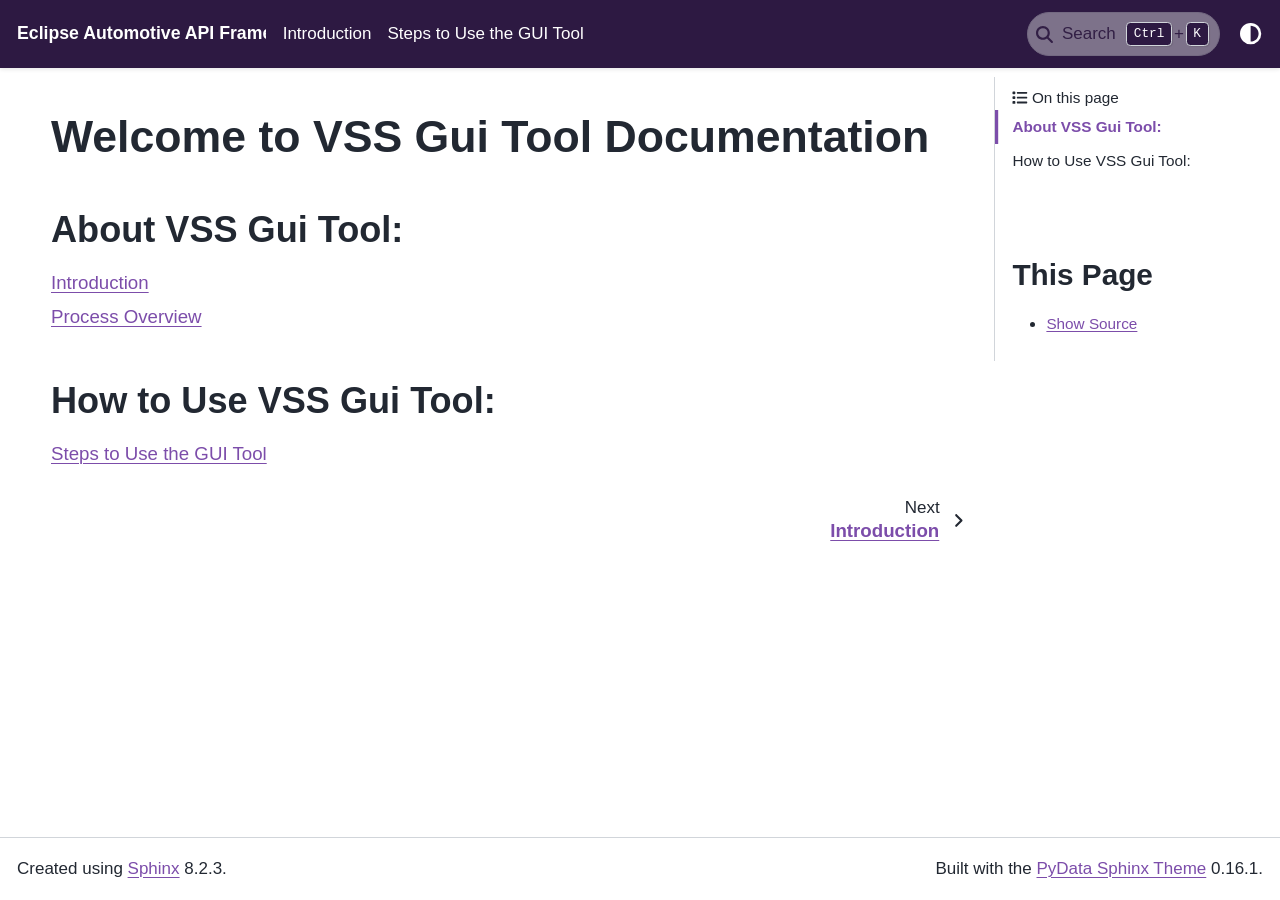
<file: index.html>
<!DOCTYPE html>
<html lang="en">
<head>
    <meta charset="UTF-8">
    <meta http-equiv="refresh" content="0; URL=main/">
    <title>Redirecting...</title>
</head>
<body>
    <p>If you are not redirected, <a href="main/">click here</a>.</p>
</body>
</html>
</file>
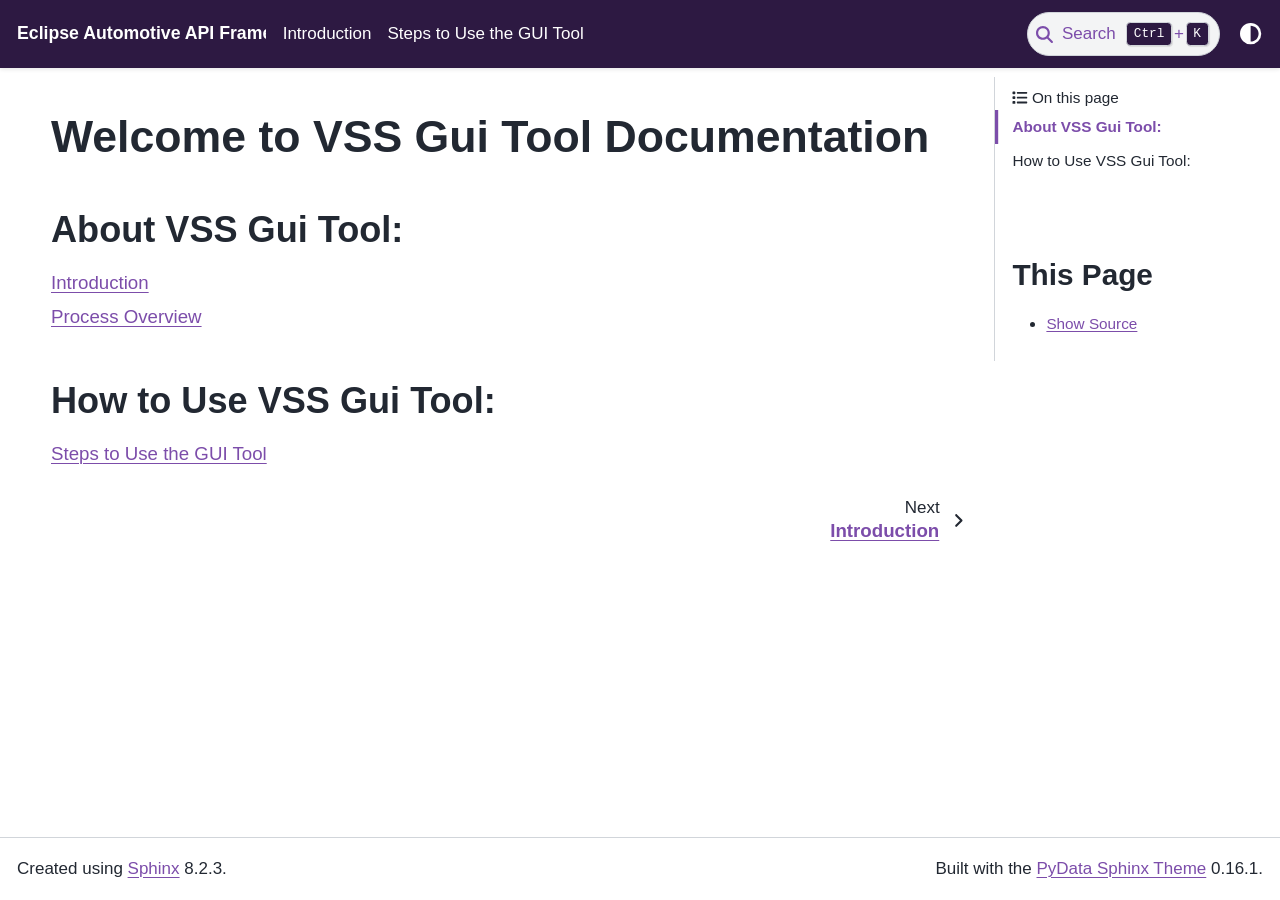
<file: main/index.html>
<!DOCTYPE html>


<html lang="en" data-content_root="./" >

  <head>
    <meta charset="utf-8" />
    <meta name="viewport" content="width=device-width, initial-scale=1.0" /><meta name="viewport" content="width=device-width, initial-scale=1" />

    <title>Welcome to VSS Gui Tool Documentation &#8212; Eclipse VSS GUI Tool  documentation</title>
  
  
  
  <script data-cfasync="false">
    document.documentElement.dataset.mode = localStorage.getItem("mode") || "";
    document.documentElement.dataset.theme = localStorage.getItem("theme") || "";
  </script>
  <!--
    this give us a css class that will be invisible only if js is disabled
  -->
  <noscript>
    <style>
      .pst-js-only { display: none !important; }

    </style>
  </noscript>
  
  <!-- Loaded before other Sphinx assets -->
  <link href="_static/styles/theme.css?digest=8878045cc6db502f8baf" rel="stylesheet" />
<link href="_static/styles/pydata-sphinx-theme.css?digest=8878045cc6db502f8baf" rel="stylesheet" />

    <link rel="stylesheet" type="text/css" href="_static/pygments.css?v=8f2a1f02" />
    <link rel="stylesheet" type="text/css" href="_static/graphviz.css?v=4ae1632d" />
    <link rel="stylesheet" type="text/css" href="_static/css/score.css?v=6e51530f" />
    <link rel="stylesheet" type="text/css" href="_static/css/score_needs.css?v=e97392eb" />
    <link rel="stylesheet" type="text/css" href="_static/css/score_design.css?v=d9fd870c" />
    <link rel="stylesheet" type="text/css" href="_static/sphinx-design.min.css?v=95c83b7e" />
    <link rel="stylesheet" type="text/css" href="_static/sphinx-data-viewer/jsonview.bundle.css?v=f6ef2277" />
    <link rel="stylesheet" type="text/css" href="_static/sphinx-needs/libs/html/datatables.min.css?v=4b4fd840" />
    <link rel="stylesheet" type="text/css" href="_static/sphinx-needs/common_css/need_toggle.css?v=5c6620df" />
    <link rel="stylesheet" type="text/css" href="_static/sphinx-needs/common_css/need_core.css?v=f5b60a78" />
    <link rel="stylesheet" type="text/css" href="_static/sphinx-needs/common_css/need_style.css?v=92936fa5" />
    <link rel="stylesheet" type="text/css" href="_static/sphinx-needs/common_css/need_links.css?v=2150a916" />
    <link rel="stylesheet" type="text/css" href="_static/sphinx-needs/common_css/needstable.css?v=5e1b6797" />
    <link rel="stylesheet" type="text/css" href="_static/sphinx-needs/modern.css?v=803738c0" />
    <link rel="stylesheet" type="text/css" href="_static/css/custom.css?v=f9ca52a2" />
  
  <!-- So that users can add custom icons -->
  <script src="_static/scripts/fontawesome.js?digest=8878045cc6db502f8baf"></script>
  <!-- Pre-loaded scripts that we'll load fully later -->
  <link rel="preload" as="script" href="_static/scripts/bootstrap.js?digest=8878045cc6db502f8baf" />
<link rel="preload" as="script" href="_static/scripts/pydata-sphinx-theme.js?digest=8878045cc6db502f8baf" />

    <script src="_static/jquery.js?v=5d32c60e"></script>
    <script src="_static/_sphinx_javascript_frameworks_compat.js?v=2cd50e6c"></script>
    <script src="_static/documentation_options.js?v=5929fcd5"></script>
    <script src="_static/doctools.js?v=9bcbadda"></script>
    <script src="_static/sphinx_highlight.js?v=dc90522c"></script>
    <script src="_static/design-tabs.js?v=f930bc37"></script>
    <script src="_static/sphinx-data-viewer/jsonview.bundle.js?v=18cd53c5"></script>
    <script src="_static/sphinx-data-viewer/jsonview_loader.js?v=f7ff7e7d"></script>
    <script src="_static/sphinx-needs/libs/html/datatables.min.js?v=8a4aee21"></script>
    <script src="_static/sphinx-needs/libs/html/datatables_loader.js?v=a2cae175"></script>
    <script src="_static/sphinx-needs/libs/html/sphinx_needs_collapse.js?v=dca66431"></script>
    <script>DOCUMENTATION_OPTIONS.pagename = 'index';</script>
    <link rel="index" title="Index" href="genindex.html" />
    <link rel="search" title="Search" href="search.html" />
    <link rel="next" title="Introduction" href="doc/vss_gui_tool/10_introduction.html" />
  <meta name="viewport" content="width=device-width, initial-scale=1"/>
  <meta name="docsearch:language" content="en"/>
  <meta name="docsearch:version" content="0.1" />
  </head>
  
  
  <body data-bs-spy="scroll" data-bs-target=".bd-toc-nav" data-offset="180" data-bs-root-margin="0px 0px -60%" data-default-mode="">

  
  
  <div id="pst-skip-link" class="skip-link d-print-none"><a href="#main-content">Skip to main content</a></div>
  
  <div id="pst-scroll-pixel-helper"></div>
  
  <button type="button" class="btn rounded-pill" id="pst-back-to-top">
    <i class="fa-solid fa-arrow-up"></i>Back to top</button>

  
  <dialog id="pst-search-dialog">
    
<form class="bd-search d-flex align-items-center"
      action="search.html"
      method="get">
  <i class="fa-solid fa-magnifying-glass"></i>
  <input type="search"
         class="form-control"
         name="q"
         placeholder="Search the docs ..."
         aria-label="Search the docs ..."
         autocomplete="off"
         autocorrect="off"
         autocapitalize="off"
         spellcheck="false"/>
  <span class="search-button__kbd-shortcut"><kbd class="kbd-shortcut__modifier">Ctrl</kbd>+<kbd>K</kbd></span>
</form>
  </dialog>

  <div class="pst-async-banner-revealer d-none">
  <aside id="bd-header-version-warning" class="d-none d-print-none" aria-label="Version warning"></aside>
</div>

  
    <header class="bd-header navbar navbar-expand-lg bd-navbar d-print-none">
<div class="bd-header__inner bd-page-width">
  <button class="pst-navbar-icon sidebar-toggle primary-toggle" aria-label="Site navigation">
    <span class="fa-solid fa-bars"></span>
  </button>
  
  
  <div class="col-lg-3 navbar-header-items__start">
    
      <div class="navbar-item">

  

<a class="navbar-brand logo" href="index.html">
  
  
  
  
  
  
    <p class="title logo__title">Eclipse Automotive API Framework</p>
  
</a></div>
    
  </div>
  
  <div class="col-lg-9 navbar-header-items">
    
    <div class="me-auto navbar-header-items__center">
      
        <div class="navbar-item">
<nav>
  <ul class="bd-navbar-elements navbar-nav">
    
<li class="nav-item ">
  <a class="nav-link nav-internal" href="doc/vss_gui_tool/10_introduction.html">
    Introduction
  </a>
</li>


<li class="nav-item ">
  <a class="nav-link nav-internal" href="doc/vss_gui_tool/20_steps.html">
    Steps to Use the GUI Tool
  </a>
</li>

  </ul>
</nav></div>
      
    </div>
    
    
    <div class="navbar-header-items__end">
      
        <div class="navbar-item navbar-persistent--container">
          

<button class="btn search-button-field search-button__button pst-js-only" title="Search" aria-label="Search" data-bs-placement="bottom" data-bs-toggle="tooltip">
 <i class="fa-solid fa-magnifying-glass"></i>
 <span class="search-button__default-text">Search</span>
 <span class="search-button__kbd-shortcut"><kbd class="kbd-shortcut__modifier">Ctrl</kbd>+<kbd class="kbd-shortcut__modifier">K</kbd></span>
</button>
        </div>
      
      
        <div class="navbar-item">

<button class="btn btn-sm nav-link pst-navbar-icon theme-switch-button pst-js-only" aria-label="Color mode" data-bs-title="Color mode"  data-bs-placement="bottom" data-bs-toggle="tooltip">
  <i class="theme-switch fa-solid fa-sun                fa-lg" data-mode="light" title="Light"></i>
  <i class="theme-switch fa-solid fa-moon               fa-lg" data-mode="dark"  title="Dark"></i>
  <i class="theme-switch fa-solid fa-circle-half-stroke fa-lg" data-mode="auto"  title="System Settings"></i>
</button></div>
      
    </div>
    
  </div>
  
  
    <div class="navbar-persistent--mobile">

<button class="btn search-button-field search-button__button pst-js-only" title="Search" aria-label="Search" data-bs-placement="bottom" data-bs-toggle="tooltip">
 <i class="fa-solid fa-magnifying-glass"></i>
 <span class="search-button__default-text">Search</span>
 <span class="search-button__kbd-shortcut"><kbd class="kbd-shortcut__modifier">Ctrl</kbd>+<kbd class="kbd-shortcut__modifier">K</kbd></span>
</button>
    </div>
  

  
    <button class="pst-navbar-icon sidebar-toggle secondary-toggle" aria-label="On this page">
      <span class="fa-solid fa-outdent"></span>
    </button>
  
</div>

    </header>
  

  <div class="bd-container">
    <div class="bd-container__inner bd-page-width">
      
      
      
        
      
      <dialog id="pst-primary-sidebar-modal"></dialog>
      <div id="pst-primary-sidebar" class="bd-sidebar-primary bd-sidebar hide-on-wide">
        

  
  <div class="sidebar-header-items sidebar-primary__section">
    
    
      <div class="sidebar-header-items__center">
        
          
          
            <div class="navbar-item">
<nav>
  <ul class="bd-navbar-elements navbar-nav">
    
<li class="nav-item ">
  <a class="nav-link nav-internal" href="doc/vss_gui_tool/10_introduction.html">
    Introduction
  </a>
</li>


<li class="nav-item ">
  <a class="nav-link nav-internal" href="doc/vss_gui_tool/20_steps.html">
    Steps to Use the GUI Tool
  </a>
</li>

  </ul>
</nav></div>
          
        
      </div>
    
    
    
      <div class="sidebar-header-items__end">
        
          <div class="navbar-item">

<button class="btn btn-sm nav-link pst-navbar-icon theme-switch-button pst-js-only" aria-label="Color mode" data-bs-title="Color mode"  data-bs-placement="bottom" data-bs-toggle="tooltip">
  <i class="theme-switch fa-solid fa-sun                fa-lg" data-mode="light" title="Light"></i>
  <i class="theme-switch fa-solid fa-moon               fa-lg" data-mode="dark"  title="Dark"></i>
  <i class="theme-switch fa-solid fa-circle-half-stroke fa-lg" data-mode="auto"  title="System Settings"></i>
</button></div>
        
      </div>
    
  </div>
  
  
  <div class="sidebar-primary-items__end sidebar-primary__section">
      <div class="sidebar-primary-item">
<div id="ethical-ad-placement"
      class="flat"
      data-ea-publisher="readthedocs"
      data-ea-type="readthedocs-sidebar"
      data-ea-manual="true">
</div></div>
  </div>


      </div>
      
      <main id="main-content" class="bd-main" role="main">
        
        
          <div class="bd-content">
            <div class="bd-article-container">
              
              <div class="bd-header-article d-print-none"></div>
              
              
              
                
<div id="searchbox"></div>
                <article class="bd-article">
                  
  <section id="welcome-to-vss-gui-tool-documentation">
<h1>Welcome to VSS Gui Tool Documentation<a class="headerlink" href="#welcome-to-vss-gui-tool-documentation" title="Link to this heading">#</a></h1>
<section id="about-vss-gui-tool">
<h2>About VSS Gui Tool:<a class="headerlink" href="#about-vss-gui-tool" title="Link to this heading">#</a></h2>
<div class="toctree-wrapper compound">
<ul>
<li class="toctree-l1"><a class="reference internal" href="doc/vss_gui_tool/10_introduction.html">Introduction</a></li>
<li class="toctree-l1"><a class="reference internal" href="doc/vss_gui_tool/10_introduction.html#process-overview">Process Overview</a></li>
</ul>
</div>
</section>
<section id="how-to-use-vss-gui-tool">
<h2>How to Use VSS Gui Tool:<a class="headerlink" href="#how-to-use-vss-gui-tool" title="Link to this heading">#</a></h2>
<div class="toctree-wrapper compound">
<ul>
<li class="toctree-l1"><a class="reference internal" href="doc/vss_gui_tool/20_steps.html">Steps to Use the GUI Tool</a></li>
</ul>
</div>
</section>
</section>


                </article>
              
              
              
              
              
                <footer class="prev-next-footer d-print-none">
                  
<div class="prev-next-area">
    <a class="right-next"
       href="doc/vss_gui_tool/10_introduction.html"
       title="next page">
      <div class="prev-next-info">
        <p class="prev-next-subtitle">next</p>
        <p class="prev-next-title">Introduction</p>
      </div>
      <i class="fa-solid fa-angle-right"></i>
    </a>
</div>
                </footer>
              
            </div>
            
            
              
                <dialog id="pst-secondary-sidebar-modal"></dialog>
                <div id="pst-secondary-sidebar" class="bd-sidebar-secondary bd-toc"><div class="sidebar-secondary-items sidebar-secondary__inner">


  <div class="sidebar-secondary-item">
<div
    id="pst-page-navigation-heading-2"
    class="page-toc tocsection onthispage">
    <i class="fa-solid fa-list"></i> On this page
  </div>
  <nav class="bd-toc-nav page-toc" aria-labelledby="pst-page-navigation-heading-2">
    <ul class="visible nav section-nav flex-column">
<li class="toc-h2 nav-item toc-entry"><a class="reference internal nav-link" href="#about-vss-gui-tool">About VSS Gui Tool:</a></li>
<li class="toc-h2 nav-item toc-entry"><a class="reference internal nav-link" href="#how-to-use-vss-gui-tool">How to Use VSS Gui Tool:</a></li>
</ul>
  </nav></div>

  <div class="sidebar-secondary-item">
  <div role="note" aria-label="source link">
    <h3>This Page</h3>
    <ul class="this-page-menu">
      <li><a href="_sources/index.rst.txt"
            rel="nofollow">Show Source</a></li>
    </ul>
   </div></div>

</div></div>
              
            
          </div>
          <footer class="bd-footer-content">
            
          </footer>
        
      </main>
    </div>
  </div>
  
  <!-- Scripts loaded after <body> so the DOM is not blocked -->
  <script defer src="_static/scripts/bootstrap.js?digest=8878045cc6db502f8baf"></script>
<script defer src="_static/scripts/pydata-sphinx-theme.js?digest=8878045cc6db502f8baf"></script>

  <footer class="bd-footer">
<div class="bd-footer__inner bd-page-width">
  
    <div class="footer-items__start">
      
        <div class="footer-item">

  <p class="sphinx-version">
    Created using <a href="https://www.sphinx-doc.org/">Sphinx</a> 8.2.3.
    <br/>
  </p>
</div>
      
    </div>
  
  
  
    <div class="footer-items__end">
      
        <div class="footer-item">
<p class="theme-version">
  <!-- # L10n: Setting the PST URL as an argument as this does not need to be localized -->
  Built with the <a href="https://pydata-sphinx-theme.readthedocs.io/en/stable/index.html">PyData Sphinx Theme</a> 0.16.1.
</p></div>
      
    </div>
  
</div>

  </footer>
  </body>
</html>
</file>
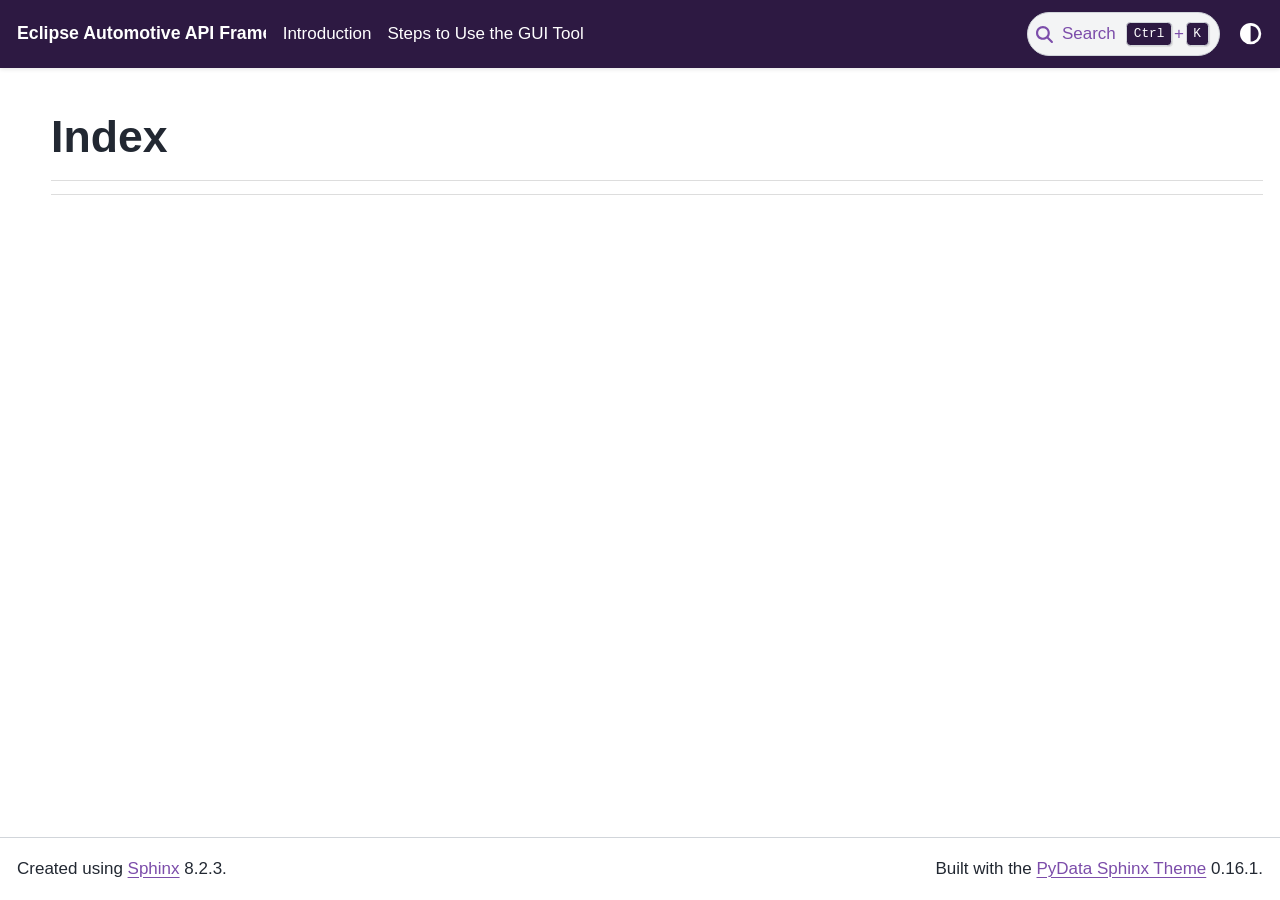
<file: main/genindex.html>
<!DOCTYPE html>


<html lang="en" data-content_root="./" >

  <head>
    <meta charset="utf-8" />
    <meta name="viewport" content="width=device-width, initial-scale=1.0" />
    <title>Index &#8212; Eclipse VSS GUI Tool  documentation</title>
  
  
  
  <script data-cfasync="false">
    document.documentElement.dataset.mode = localStorage.getItem("mode") || "";
    document.documentElement.dataset.theme = localStorage.getItem("theme") || "";
  </script>
  <!--
    this give us a css class that will be invisible only if js is disabled
  -->
  <noscript>
    <style>
      .pst-js-only { display: none !important; }

    </style>
  </noscript>
  
  <!-- Loaded before other Sphinx assets -->
  <link href="_static/styles/theme.css?digest=8878045cc6db502f8baf" rel="stylesheet" />
<link href="_static/styles/pydata-sphinx-theme.css?digest=8878045cc6db502f8baf" rel="stylesheet" />

    <link rel="stylesheet" type="text/css" href="_static/pygments.css?v=8f2a1f02" />
    <link rel="stylesheet" type="text/css" href="_static/graphviz.css?v=4ae1632d" />
    <link rel="stylesheet" type="text/css" href="_static/css/score.css?v=6e51530f" />
    <link rel="stylesheet" type="text/css" href="_static/css/score_needs.css?v=e97392eb" />
    <link rel="stylesheet" type="text/css" href="_static/css/score_design.css?v=d9fd870c" />
    <link rel="stylesheet" type="text/css" href="_static/sphinx-design.min.css?v=95c83b7e" />
    <link rel="stylesheet" type="text/css" href="_static/sphinx-data-viewer/jsonview.bundle.css?v=f6ef2277" />
    <link rel="stylesheet" type="text/css" href="_static/sphinx-needs/libs/html/datatables.min.css?v=4b4fd840" />
    <link rel="stylesheet" type="text/css" href="_static/sphinx-needs/common_css/need_toggle.css?v=5c6620df" />
    <link rel="stylesheet" type="text/css" href="_static/sphinx-needs/common_css/need_core.css?v=f5b60a78" />
    <link rel="stylesheet" type="text/css" href="_static/sphinx-needs/common_css/need_style.css?v=92936fa5" />
    <link rel="stylesheet" type="text/css" href="_static/sphinx-needs/common_css/need_links.css?v=2150a916" />
    <link rel="stylesheet" type="text/css" href="_static/sphinx-needs/common_css/needstable.css?v=5e1b6797" />
    <link rel="stylesheet" type="text/css" href="_static/sphinx-needs/modern.css?v=803738c0" />
    <link rel="stylesheet" type="text/css" href="_static/css/custom.css?v=f9ca52a2" />
  
  <!-- So that users can add custom icons -->
  <script src="_static/scripts/fontawesome.js?digest=8878045cc6db502f8baf"></script>
  <!-- Pre-loaded scripts that we'll load fully later -->
  <link rel="preload" as="script" href="_static/scripts/bootstrap.js?digest=8878045cc6db502f8baf" />
<link rel="preload" as="script" href="_static/scripts/pydata-sphinx-theme.js?digest=8878045cc6db502f8baf" />

    <script src="_static/jquery.js?v=5d32c60e"></script>
    <script src="_static/_sphinx_javascript_frameworks_compat.js?v=2cd50e6c"></script>
    <script src="_static/documentation_options.js?v=5929fcd5"></script>
    <script src="_static/doctools.js?v=9bcbadda"></script>
    <script src="_static/sphinx_highlight.js?v=dc90522c"></script>
    <script src="_static/design-tabs.js?v=f930bc37"></script>
    <script src="_static/sphinx-data-viewer/jsonview.bundle.js?v=18cd53c5"></script>
    <script src="_static/sphinx-data-viewer/jsonview_loader.js?v=f7ff7e7d"></script>
    <script src="_static/sphinx-needs/libs/html/datatables.min.js?v=8a4aee21"></script>
    <script src="_static/sphinx-needs/libs/html/datatables_loader.js?v=a2cae175"></script>
    <script src="_static/sphinx-needs/libs/html/sphinx_needs_collapse.js?v=dca66431"></script>
    <script>DOCUMENTATION_OPTIONS.pagename = 'genindex';</script>
    <link rel="index" title="Index" href="#" />
    <link rel="search" title="Search" href="search.html" />
  <meta name="viewport" content="width=device-width, initial-scale=1"/>
  <meta name="docsearch:language" content="en"/>
  <meta name="docsearch:version" content="0.1" />
  </head>
  
  
  <body data-bs-spy="scroll" data-bs-target=".bd-toc-nav" data-offset="180" data-bs-root-margin="0px 0px -60%" data-default-mode="">

  
  
  <div id="pst-skip-link" class="skip-link d-print-none"><a href="#main-content">Skip to main content</a></div>
  
  <div id="pst-scroll-pixel-helper"></div>
  
  <button type="button" class="btn rounded-pill" id="pst-back-to-top">
    <i class="fa-solid fa-arrow-up"></i>Back to top</button>

  
  <dialog id="pst-search-dialog">
    
<form class="bd-search d-flex align-items-center"
      action="search.html"
      method="get">
  <i class="fa-solid fa-magnifying-glass"></i>
  <input type="search"
         class="form-control"
         name="q"
         placeholder="Search the docs ..."
         aria-label="Search the docs ..."
         autocomplete="off"
         autocorrect="off"
         autocapitalize="off"
         spellcheck="false"/>
  <span class="search-button__kbd-shortcut"><kbd class="kbd-shortcut__modifier">Ctrl</kbd>+<kbd>K</kbd></span>
</form>
  </dialog>

  <div class="pst-async-banner-revealer d-none">
  <aside id="bd-header-version-warning" class="d-none d-print-none" aria-label="Version warning"></aside>
</div>

  
    <header class="bd-header navbar navbar-expand-lg bd-navbar d-print-none">
<div class="bd-header__inner bd-page-width">
  <button class="pst-navbar-icon sidebar-toggle primary-toggle" aria-label="Site navigation">
    <span class="fa-solid fa-bars"></span>
  </button>
  
  
  <div class="col-lg-3 navbar-header-items__start">
    
      <div class="navbar-item">

  

<a class="navbar-brand logo" href="index.html">
  
  
  
  
  
  
    <p class="title logo__title">Eclipse Automotive API Framework</p>
  
</a></div>
    
  </div>
  
  <div class="col-lg-9 navbar-header-items">
    
    <div class="me-auto navbar-header-items__center">
      
        <div class="navbar-item">
<nav>
  <ul class="bd-navbar-elements navbar-nav">
    
<li class="nav-item ">
  <a class="nav-link nav-internal" href="doc/vss_gui_tool/10_introduction.html">
    Introduction
  </a>
</li>


<li class="nav-item ">
  <a class="nav-link nav-internal" href="doc/vss_gui_tool/20_steps.html">
    Steps to Use the GUI Tool
  </a>
</li>

  </ul>
</nav></div>
      
    </div>
    
    
    <div class="navbar-header-items__end">
      
        <div class="navbar-item navbar-persistent--container">
          

<button class="btn search-button-field search-button__button pst-js-only" title="Search" aria-label="Search" data-bs-placement="bottom" data-bs-toggle="tooltip">
 <i class="fa-solid fa-magnifying-glass"></i>
 <span class="search-button__default-text">Search</span>
 <span class="search-button__kbd-shortcut"><kbd class="kbd-shortcut__modifier">Ctrl</kbd>+<kbd class="kbd-shortcut__modifier">K</kbd></span>
</button>
        </div>
      
      
        <div class="navbar-item">

<button class="btn btn-sm nav-link pst-navbar-icon theme-switch-button pst-js-only" aria-label="Color mode" data-bs-title="Color mode"  data-bs-placement="bottom" data-bs-toggle="tooltip">
  <i class="theme-switch fa-solid fa-sun                fa-lg" data-mode="light" title="Light"></i>
  <i class="theme-switch fa-solid fa-moon               fa-lg" data-mode="dark"  title="Dark"></i>
  <i class="theme-switch fa-solid fa-circle-half-stroke fa-lg" data-mode="auto"  title="System Settings"></i>
</button></div>
      
    </div>
    
  </div>
  
  
    <div class="navbar-persistent--mobile">

<button class="btn search-button-field search-button__button pst-js-only" title="Search" aria-label="Search" data-bs-placement="bottom" data-bs-toggle="tooltip">
 <i class="fa-solid fa-magnifying-glass"></i>
 <span class="search-button__default-text">Search</span>
 <span class="search-button__kbd-shortcut"><kbd class="kbd-shortcut__modifier">Ctrl</kbd>+<kbd class="kbd-shortcut__modifier">K</kbd></span>
</button>
    </div>
  

  
</div>

    </header>
  

  <div class="bd-container">
    <div class="bd-container__inner bd-page-width">
      
      
      
        
      
      <dialog id="pst-primary-sidebar-modal"></dialog>
      <div id="pst-primary-sidebar" class="bd-sidebar-primary bd-sidebar hide-on-wide">
        

  
  <div class="sidebar-header-items sidebar-primary__section">
    
    
      <div class="sidebar-header-items__center">
        
          
          
            <div class="navbar-item">
<nav>
  <ul class="bd-navbar-elements navbar-nav">
    
<li class="nav-item ">
  <a class="nav-link nav-internal" href="doc/vss_gui_tool/10_introduction.html">
    Introduction
  </a>
</li>


<li class="nav-item ">
  <a class="nav-link nav-internal" href="doc/vss_gui_tool/20_steps.html">
    Steps to Use the GUI Tool
  </a>
</li>

  </ul>
</nav></div>
          
        
      </div>
    
    
    
      <div class="sidebar-header-items__end">
        
          <div class="navbar-item">

<button class="btn btn-sm nav-link pst-navbar-icon theme-switch-button pst-js-only" aria-label="Color mode" data-bs-title="Color mode"  data-bs-placement="bottom" data-bs-toggle="tooltip">
  <i class="theme-switch fa-solid fa-sun                fa-lg" data-mode="light" title="Light"></i>
  <i class="theme-switch fa-solid fa-moon               fa-lg" data-mode="dark"  title="Dark"></i>
  <i class="theme-switch fa-solid fa-circle-half-stroke fa-lg" data-mode="auto"  title="System Settings"></i>
</button></div>
        
      </div>
    
  </div>
  
  
  <div class="sidebar-primary-items__end sidebar-primary__section">
      <div class="sidebar-primary-item">
<div id="ethical-ad-placement"
      class="flat"
      data-ea-publisher="readthedocs"
      data-ea-type="readthedocs-sidebar"
      data-ea-manual="true">
</div></div>
  </div>


      </div>
      
      <main id="main-content" class="bd-main" role="main">
        
        
          <div class="bd-content">
            <div class="bd-article-container">
              
              <div class="bd-header-article d-print-none"></div>
              
              
              
                
<div id="searchbox"></div>
                <article class="bd-article">
                  

<h1 id="index">Index</h1>

<div class="genindex-jumpbox">
 
</div>


                </article>
              
              
              
              
              
                <footer class="prev-next-footer d-print-none">
                  
<div class="prev-next-area">
</div>
                </footer>
              
            </div>
            
            
              
            
          </div>
          <footer class="bd-footer-content">
            
          </footer>
        
      </main>
    </div>
  </div>
  
  <!-- Scripts loaded after <body> so the DOM is not blocked -->
  <script defer src="_static/scripts/bootstrap.js?digest=8878045cc6db502f8baf"></script>
<script defer src="_static/scripts/pydata-sphinx-theme.js?digest=8878045cc6db502f8baf"></script>

  <footer class="bd-footer">
<div class="bd-footer__inner bd-page-width">
  
    <div class="footer-items__start">
      
        <div class="footer-item">

  <p class="sphinx-version">
    Created using <a href="https://www.sphinx-doc.org/">Sphinx</a> 8.2.3.
    <br/>
  </p>
</div>
      
    </div>
  
  
  
    <div class="footer-items__end">
      
        <div class="footer-item">
<p class="theme-version">
  <!-- # L10n: Setting the PST URL as an argument as this does not need to be localized -->
  Built with the <a href="https://pydata-sphinx-theme.readthedocs.io/en/stable/index.html">PyData Sphinx Theme</a> 0.16.1.
</p></div>
      
    </div>
  
</div>

  </footer>
  </body>
</html>
</file>
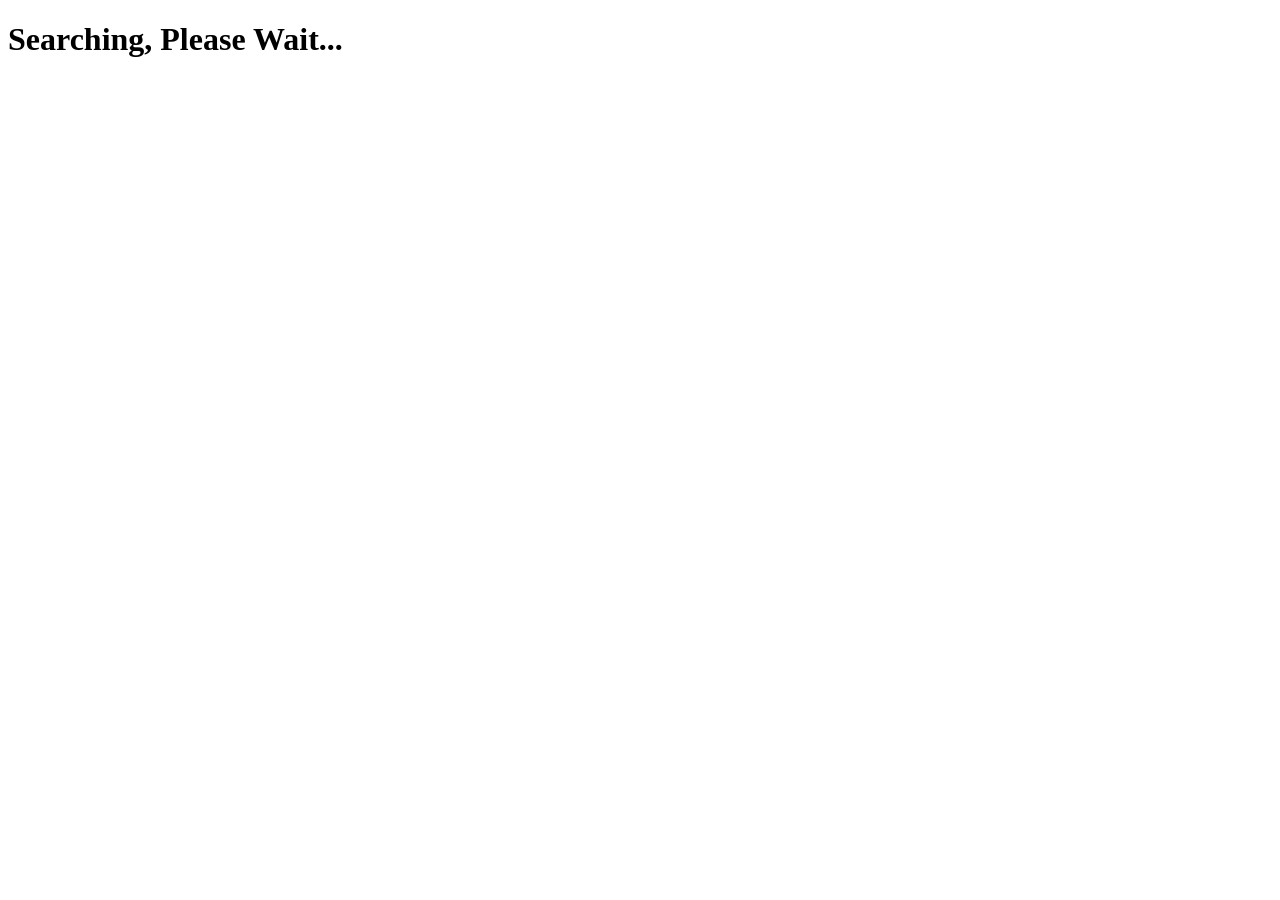
<file: main/permalink.html>
<!DOCTYPE html>
<html lang="en">

<head>
    <meta charset="UTF-8">
    <meta name="viewport" content="width=device-width, initial-scale=1.0">
    <meta http-equiv="X-UA-Compatible" content="ie=edge">
    <title>sphinx-needs permalink</title>

    <script>
        function loadJSON(filename, callback) {
            var xobj = new XMLHttpRequest();
            xobj.overrideMimeType('application/json');
            xobj.open('GET', filename, true);
            xobj.onreadystatechange = function () {
                if (xobj.readyState == 4 && xobj.status == '200') {
                    callback(xobj.responseText);
                }
            };
            xobj.send(null);
        }

        function main() {
            loadJSON('needs.json', function (response) {
                const needs = JSON.parse(response);
                const current_version = needs['current_version'];
                const versions = needs['versions'];
                const version = versions[current_version];
                const needs_obj = version['needs'];

                const id = getParameterByName('id');
                var pathname = new URL(window.location.href).pathname;
                pathname = pathname.substring(0, pathname.lastIndexOf('permalink.html'));

                const keys = Object.keys(needs_obj);

                var docname = 'index';

                keys.forEach((key, index) => {
                    if (key === id) {
                        const need = needs_obj[key];
                        docname = need['docname'];
                        return;
                    }
                });

                window.location.replace(pathname + docname + '.html#' + id);
            });
        }

        function getParameterByName(name, url = window.location.href) {
            name = name.replace(/[\[\]]/g, '\\$&');
            var regex = new RegExp('[?&]' + name + '(=([^&#]*)|&|#|$)'),
                results = regex.exec(url);
            if (!results) return null;
            if (!results[2]) return '';
            return decodeURIComponent(results[2].replace(/\+/g, ' '));
        }

        window.addEventListener('DOMContentLoaded', main);
    </script>

</head>

<body>
    <h1>Searching, Please Wait...</h1>
</body>

</html>
</file>
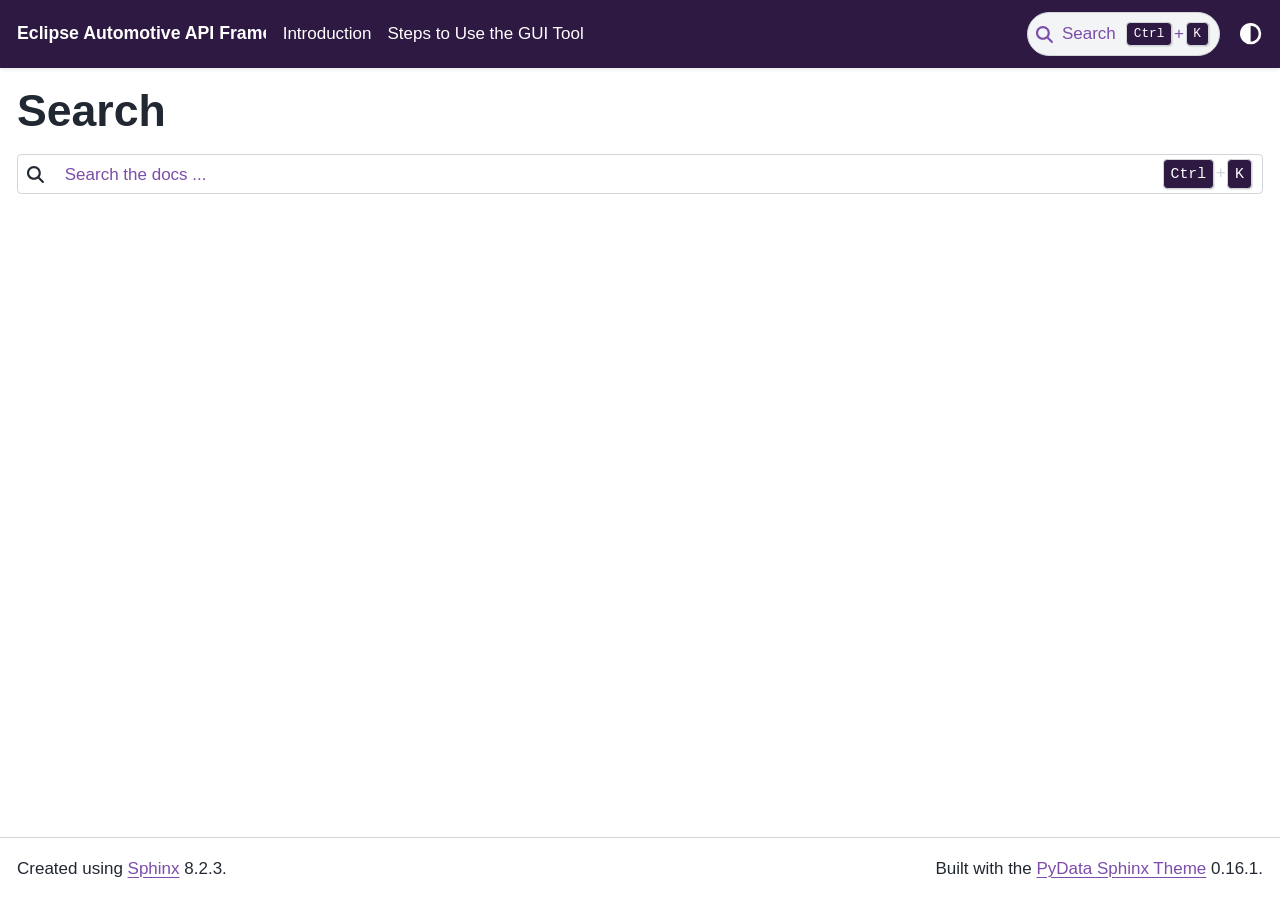
<file: main/search.html>
<!DOCTYPE html>


<html lang="en" data-content_root="./" >

  <head>
    <meta charset="utf-8" />
    <meta name="viewport" content="width=device-width, initial-scale=1.0" /><title>Search - Eclipse VSS GUI Tool  documentation</title>
  
  
  
  <script data-cfasync="false">
    document.documentElement.dataset.mode = localStorage.getItem("mode") || "";
    document.documentElement.dataset.theme = localStorage.getItem("theme") || "";
  </script>
  <!--
    this give us a css class that will be invisible only if js is disabled
  -->
  <noscript>
    <style>
      .pst-js-only { display: none !important; }

    </style>
  </noscript>
  
  <!-- Loaded before other Sphinx assets -->
  <link href="_static/styles/theme.css?digest=8878045cc6db502f8baf" rel="stylesheet" />
<link href="_static/styles/pydata-sphinx-theme.css?digest=8878045cc6db502f8baf" rel="stylesheet" />

    <link rel="stylesheet" type="text/css" href="_static/pygments.css?v=8f2a1f02" />
    <link rel="stylesheet" type="text/css" href="_static/graphviz.css?v=4ae1632d" />
    <link rel="stylesheet" type="text/css" href="_static/css/score.css?v=6e51530f" />
    <link rel="stylesheet" type="text/css" href="_static/css/score_needs.css?v=e97392eb" />
    <link rel="stylesheet" type="text/css" href="_static/css/score_design.css?v=d9fd870c" />
    <link rel="stylesheet" type="text/css" href="_static/sphinx-design.min.css?v=95c83b7e" />
    <link rel="stylesheet" type="text/css" href="_static/sphinx-data-viewer/jsonview.bundle.css?v=f6ef2277" />
    <link rel="stylesheet" type="text/css" href="_static/sphinx-needs/libs/html/datatables.min.css?v=4b4fd840" />
    <link rel="stylesheet" type="text/css" href="_static/sphinx-needs/common_css/need_toggle.css?v=5c6620df" />
    <link rel="stylesheet" type="text/css" href="_static/sphinx-needs/common_css/need_core.css?v=f5b60a78" />
    <link rel="stylesheet" type="text/css" href="_static/sphinx-needs/common_css/need_style.css?v=92936fa5" />
    <link rel="stylesheet" type="text/css" href="_static/sphinx-needs/common_css/need_links.css?v=2150a916" />
    <link rel="stylesheet" type="text/css" href="_static/sphinx-needs/common_css/needstable.css?v=5e1b6797" />
    <link rel="stylesheet" type="text/css" href="_static/sphinx-needs/modern.css?v=803738c0" />
    <link rel="stylesheet" type="text/css" href="_static/css/custom.css?v=f9ca52a2" />
  
  <!-- So that users can add custom icons -->
  <script src="_static/scripts/fontawesome.js?digest=8878045cc6db502f8baf"></script>
  <!-- Pre-loaded scripts that we'll load fully later -->
  <link rel="preload" as="script" href="_static/scripts/bootstrap.js?digest=8878045cc6db502f8baf" />
<link rel="preload" as="script" href="_static/scripts/pydata-sphinx-theme.js?digest=8878045cc6db502f8baf" />

    <script src="_static/jquery.js?v=5d32c60e"></script>
    <script src="_static/_sphinx_javascript_frameworks_compat.js?v=2cd50e6c"></script>
    <script src="_static/documentation_options.js?v=5929fcd5"></script>
    <script src="_static/doctools.js?v=9bcbadda"></script>
    <script src="_static/sphinx_highlight.js?v=dc90522c"></script>
    <script src="_static/design-tabs.js?v=f930bc37"></script>
    <script src="_static/sphinx-data-viewer/jsonview.bundle.js?v=18cd53c5"></script>
    <script src="_static/sphinx-data-viewer/jsonview_loader.js?v=f7ff7e7d"></script>
    <script src="_static/sphinx-needs/libs/html/datatables.min.js?v=8a4aee21"></script>
    <script src="_static/sphinx-needs/libs/html/datatables_loader.js?v=a2cae175"></script>
    <script src="_static/sphinx-needs/libs/html/sphinx_needs_collapse.js?v=dca66431"></script>
    <script>DOCUMENTATION_OPTIONS.pagename = 'search';</script>
  <script src="_static/searchtools.js"></script>
  <script src="_static/language_data.js"></script>
  <script src="searchindex.js"></script>
    <link rel="index" title="Index" href="genindex.html" />
    <link rel="search" title="Search" href="#" />
  <meta name="viewport" content="width=device-width, initial-scale=1"/>
  <meta name="docsearch:language" content="en"/>
  <meta name="docsearch:version" content="0.1" />
  </head>
  
  
  <body data-bs-spy="scroll" data-bs-target=".bd-toc-nav" data-offset="180" data-bs-root-margin="0px 0px -60%" data-default-mode="">

  
  
  <div id="pst-skip-link" class="skip-link d-print-none"><a href="#main-content">Skip to main content</a></div>
  
  <div id="pst-scroll-pixel-helper"></div>
  
  <button type="button" class="btn rounded-pill" id="pst-back-to-top">
    <i class="fa-solid fa-arrow-up"></i>Back to top</button>

  
  <dialog id="pst-search-dialog">
    
<form class="bd-search d-flex align-items-center"
      action="#"
      method="get">
  <i class="fa-solid fa-magnifying-glass"></i>
  <input type="search"
         class="form-control"
         name="q"
         placeholder="Search the docs ..."
         aria-label="Search the docs ..."
         autocomplete="off"
         autocorrect="off"
         autocapitalize="off"
         spellcheck="false"/>
  <span class="search-button__kbd-shortcut"><kbd class="kbd-shortcut__modifier">Ctrl</kbd>+<kbd>K</kbd></span>
</form>
  </dialog>

  <div class="pst-async-banner-revealer d-none">
  <aside id="bd-header-version-warning" class="d-none d-print-none" aria-label="Version warning"></aside>
</div>

  
    <header class="bd-header navbar navbar-expand-lg bd-navbar d-print-none">
<div class="bd-header__inner bd-page-width">
  <button class="pst-navbar-icon sidebar-toggle primary-toggle" aria-label="Site navigation">
    <span class="fa-solid fa-bars"></span>
  </button>
  
  
  <div class="col-lg-3 navbar-header-items__start">
    
      <div class="navbar-item">

  

<a class="navbar-brand logo" href="index.html">
  
  
  
  
  
  
    <p class="title logo__title">Eclipse Automotive API Framework</p>
  
</a></div>
    
  </div>
  
  <div class="col-lg-9 navbar-header-items">
    
    <div class="me-auto navbar-header-items__center">
      
        <div class="navbar-item">
<nav>
  <ul class="bd-navbar-elements navbar-nav">
    
<li class="nav-item ">
  <a class="nav-link nav-internal" href="doc/vss_gui_tool/10_introduction.html">
    Introduction
  </a>
</li>


<li class="nav-item ">
  <a class="nav-link nav-internal" href="doc/vss_gui_tool/20_steps.html">
    Steps to Use the GUI Tool
  </a>
</li>

  </ul>
</nav></div>
      
    </div>
    
    
    <div class="navbar-header-items__end">
      
        <div class="navbar-item navbar-persistent--container">
          

<button class="btn search-button-field search-button__button pst-js-only" title="Search" aria-label="Search" data-bs-placement="bottom" data-bs-toggle="tooltip">
 <i class="fa-solid fa-magnifying-glass"></i>
 <span class="search-button__default-text">Search</span>
 <span class="search-button__kbd-shortcut"><kbd class="kbd-shortcut__modifier">Ctrl</kbd>+<kbd class="kbd-shortcut__modifier">K</kbd></span>
</button>
        </div>
      
      
        <div class="navbar-item">

<button class="btn btn-sm nav-link pst-navbar-icon theme-switch-button pst-js-only" aria-label="Color mode" data-bs-title="Color mode"  data-bs-placement="bottom" data-bs-toggle="tooltip">
  <i class="theme-switch fa-solid fa-sun                fa-lg" data-mode="light" title="Light"></i>
  <i class="theme-switch fa-solid fa-moon               fa-lg" data-mode="dark"  title="Dark"></i>
  <i class="theme-switch fa-solid fa-circle-half-stroke fa-lg" data-mode="auto"  title="System Settings"></i>
</button></div>
      
    </div>
    
  </div>
  
  
    <div class="navbar-persistent--mobile">

<button class="btn search-button-field search-button__button pst-js-only" title="Search" aria-label="Search" data-bs-placement="bottom" data-bs-toggle="tooltip">
 <i class="fa-solid fa-magnifying-glass"></i>
 <span class="search-button__default-text">Search</span>
 <span class="search-button__kbd-shortcut"><kbd class="kbd-shortcut__modifier">Ctrl</kbd>+<kbd class="kbd-shortcut__modifier">K</kbd></span>
</button>
    </div>
  

  
</div>

    </header>
  

  <div class="bd-container">
    <div class="bd-container__inner bd-page-width">
      
      
      
        
      
      <dialog id="pst-primary-sidebar-modal"></dialog>
      <div id="pst-primary-sidebar" class="bd-sidebar-primary bd-sidebar hide-on-wide">
        

  
  <div class="sidebar-header-items sidebar-primary__section">
    
    
      <div class="sidebar-header-items__center">
        
          
          
            <div class="navbar-item">
<nav>
  <ul class="bd-navbar-elements navbar-nav">
    
<li class="nav-item ">
  <a class="nav-link nav-internal" href="doc/vss_gui_tool/10_introduction.html">
    Introduction
  </a>
</li>


<li class="nav-item ">
  <a class="nav-link nav-internal" href="doc/vss_gui_tool/20_steps.html">
    Steps to Use the GUI Tool
  </a>
</li>

  </ul>
</nav></div>
          
        
      </div>
    
    
    
      <div class="sidebar-header-items__end">
        
          <div class="navbar-item">

<button class="btn btn-sm nav-link pst-navbar-icon theme-switch-button pst-js-only" aria-label="Color mode" data-bs-title="Color mode"  data-bs-placement="bottom" data-bs-toggle="tooltip">
  <i class="theme-switch fa-solid fa-sun                fa-lg" data-mode="light" title="Light"></i>
  <i class="theme-switch fa-solid fa-moon               fa-lg" data-mode="dark"  title="Dark"></i>
  <i class="theme-switch fa-solid fa-circle-half-stroke fa-lg" data-mode="auto"  title="System Settings"></i>
</button></div>
        
      </div>
    
  </div>
  
  
  <div class="sidebar-primary-items__end sidebar-primary__section">
      <div class="sidebar-primary-item">
<div id="ethical-ad-placement"
      class="flat"
      data-ea-publisher="readthedocs"
      data-ea-type="readthedocs-sidebar"
      data-ea-manual="true">
</div></div>
  </div>


      </div>
      
      <main id="main-content" class="bd-main" role="main">
        
        
          <div class="bd-content">
            <div class="bd-article-container">
              
              <div class="bd-header-article d-print-none"></div>
              
              
  <div class="bd-search-container">
    <h1>Search</h1>
    <noscript>
      <div class="admonition error">
        <p class="admonition-title">Error</p>
        <p>Please activate JavaScript to enable the search functionality.</p>
      </div>
    </noscript>
    
<form class="bd-search d-flex align-items-center"
      action="#"
      method="get">
  <i class="fa-solid fa-magnifying-glass"></i>
  <input type="search"
         class="form-control"
         name="q"
         placeholder="Search the docs ..."
         aria-label="Search the docs ..."
         autocomplete="off"
         autocorrect="off"
         autocapitalize="off"
         spellcheck="false"/>
  <span class="search-button__kbd-shortcut"><kbd class="kbd-shortcut__modifier">Ctrl</kbd>+<kbd>K</kbd></span>
</form>
    <div id="search-results"></div>
  </div>
  <script>
    // Activate the search field on page load
    let searchInput = document.querySelector("form.bd-search input");
    if (searchInput) {
        searchInput.focus();
        searchInput.select();
        console.log("[PST]: Set focus on search field.");
    }
  </script>

              
              
              
              
                <footer class="prev-next-footer d-print-none">
                  
<div class="prev-next-area">
</div>
                </footer>
              
            </div>
            
            
              
            
          </div>
          <footer class="bd-footer-content">
            
          </footer>
        
      </main>
    </div>
  </div>
  
  <!-- Scripts loaded after <body> so the DOM is not blocked -->
  <script defer src="_static/scripts/bootstrap.js?digest=8878045cc6db502f8baf"></script>
<script defer src="_static/scripts/pydata-sphinx-theme.js?digest=8878045cc6db502f8baf"></script>

  <footer class="bd-footer">
<div class="bd-footer__inner bd-page-width">
  
    <div class="footer-items__start">
      
        <div class="footer-item">

  <p class="sphinx-version">
    Created using <a href="https://www.sphinx-doc.org/">Sphinx</a> 8.2.3.
    <br/>
  </p>
</div>
      
    </div>
  
  
  
    <div class="footer-items__end">
      
        <div class="footer-item">
<p class="theme-version">
  <!-- # L10n: Setting the PST URL as an argument as this does not need to be localized -->
  Built with the <a href="https://pydata-sphinx-theme.readthedocs.io/en/stable/index.html">PyData Sphinx Theme</a> 0.16.1.
</p></div>
      
    </div>
  
</div>

  </footer>
  </body>
</html>
</file>
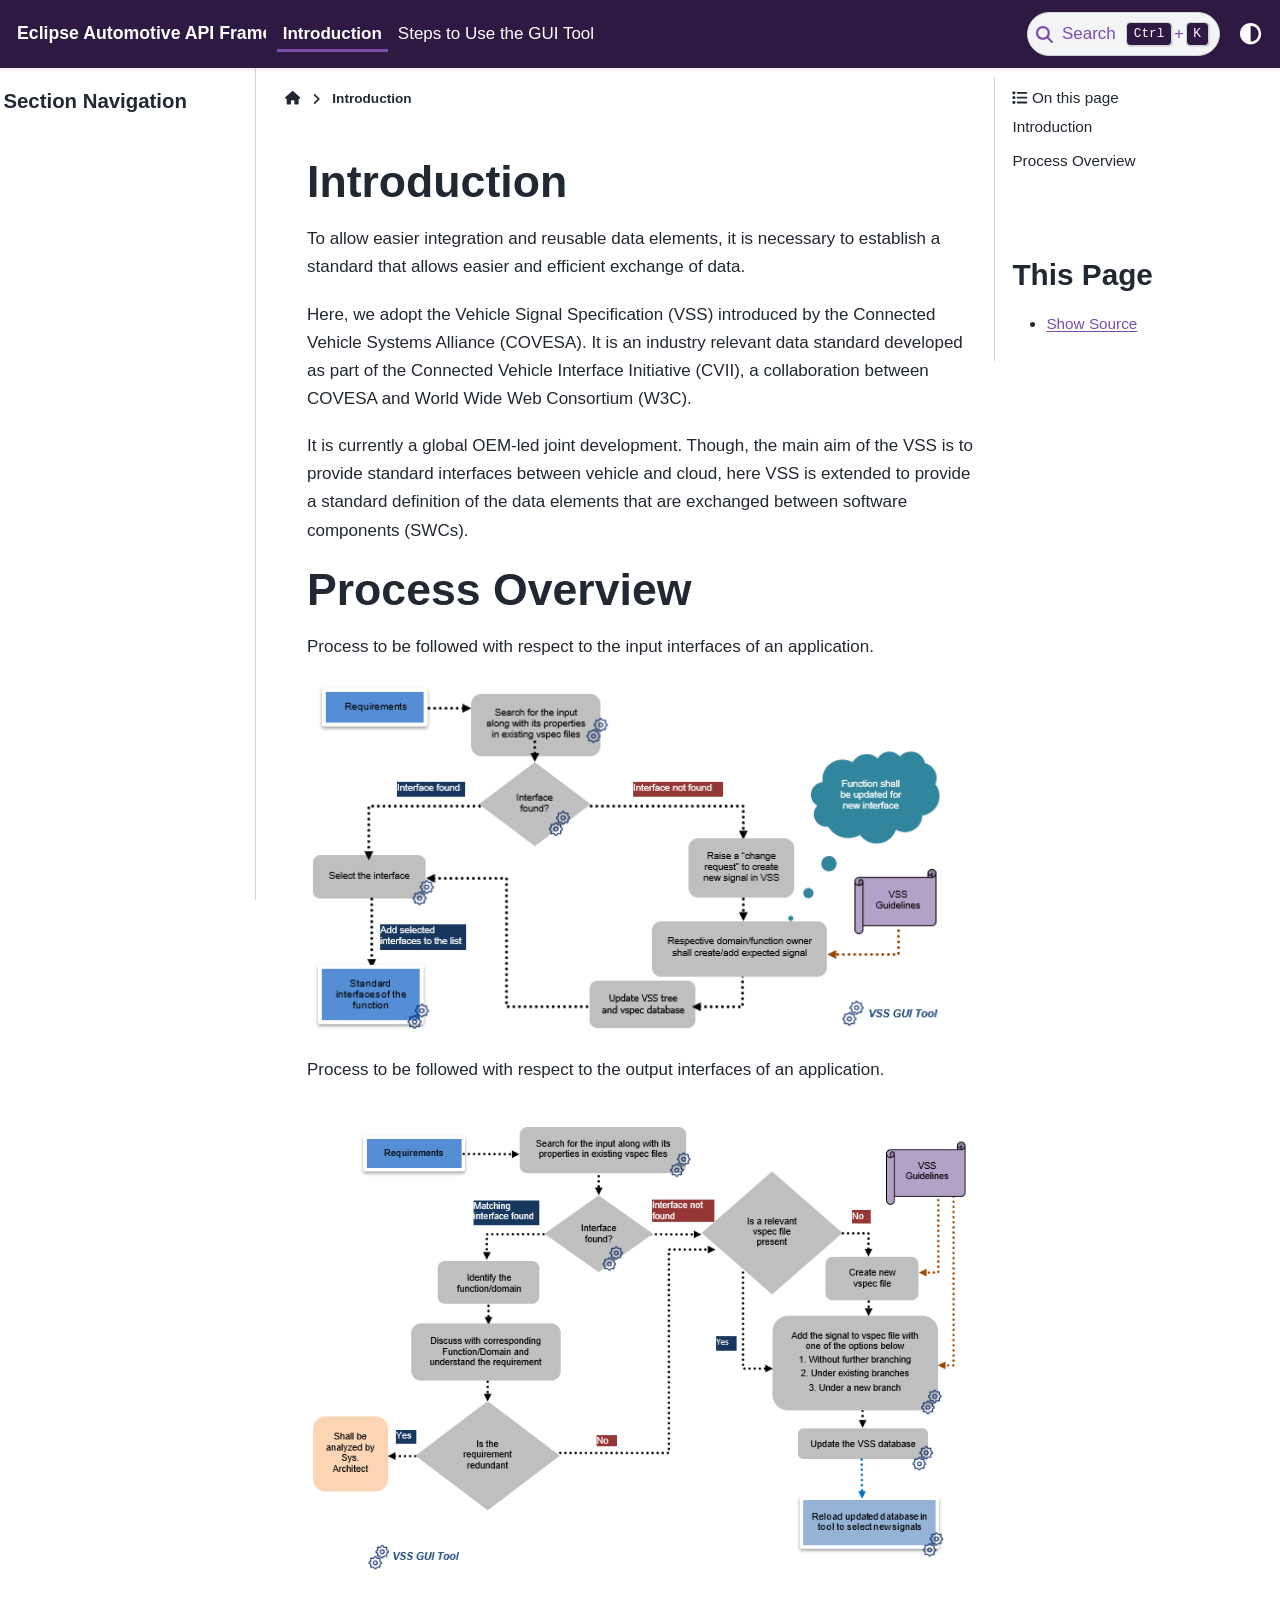
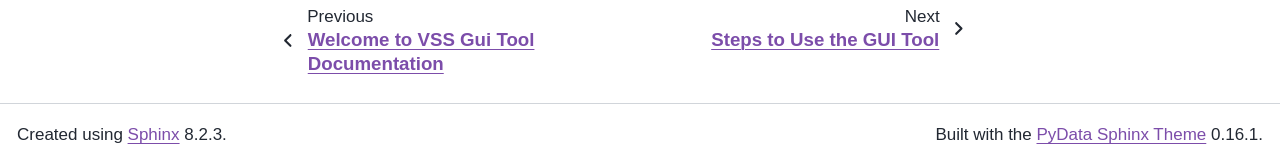
<file: main/doc/vss_gui_tool/10_introduction.html>
<!DOCTYPE html>


<html lang="en" data-content_root="../../" >

  <head>
    <meta charset="utf-8" />
    <meta name="viewport" content="width=device-width, initial-scale=1.0" /><meta name="viewport" content="width=device-width, initial-scale=1" />

    <title>Introduction &#8212; Eclipse VSS GUI Tool  documentation</title>
  
  
  
  <script data-cfasync="false">
    document.documentElement.dataset.mode = localStorage.getItem("mode") || "";
    document.documentElement.dataset.theme = localStorage.getItem("theme") || "";
  </script>
  <!--
    this give us a css class that will be invisible only if js is disabled
  -->
  <noscript>
    <style>
      .pst-js-only { display: none !important; }

    </style>
  </noscript>
  
  <!-- Loaded before other Sphinx assets -->
  <link href="../../_static/styles/theme.css?digest=8878045cc6db502f8baf" rel="stylesheet" />
<link href="../../_static/styles/pydata-sphinx-theme.css?digest=8878045cc6db502f8baf" rel="stylesheet" />

    <link rel="stylesheet" type="text/css" href="../../_static/pygments.css?v=8f2a1f02" />
    <link rel="stylesheet" type="text/css" href="../../_static/graphviz.css?v=4ae1632d" />
    <link rel="stylesheet" type="text/css" href="../../_static/css/score.css?v=6e51530f" />
    <link rel="stylesheet" type="text/css" href="../../_static/css/score_needs.css?v=e97392eb" />
    <link rel="stylesheet" type="text/css" href="../../_static/css/score_design.css?v=d9fd870c" />
    <link rel="stylesheet" type="text/css" href="../../_static/sphinx-design.min.css?v=95c83b7e" />
    <link rel="stylesheet" type="text/css" href="../../_static/sphinx-data-viewer/jsonview.bundle.css?v=f6ef2277" />
    <link rel="stylesheet" type="text/css" href="../../_static/sphinx-needs/libs/html/datatables.min.css?v=4b4fd840" />
    <link rel="stylesheet" type="text/css" href="../../_static/sphinx-needs/common_css/need_toggle.css?v=5c6620df" />
    <link rel="stylesheet" type="text/css" href="../../_static/sphinx-needs/common_css/need_core.css?v=f5b60a78" />
    <link rel="stylesheet" type="text/css" href="../../_static/sphinx-needs/common_css/need_style.css?v=92936fa5" />
    <link rel="stylesheet" type="text/css" href="../../_static/sphinx-needs/common_css/need_links.css?v=2150a916" />
    <link rel="stylesheet" type="text/css" href="../../_static/sphinx-needs/common_css/needstable.css?v=5e1b6797" />
    <link rel="stylesheet" type="text/css" href="../../_static/sphinx-needs/modern.css?v=803738c0" />
    <link rel="stylesheet" type="text/css" href="../../_static/css/custom.css?v=f9ca52a2" />
  
  <!-- So that users can add custom icons -->
  <script src="../../_static/scripts/fontawesome.js?digest=8878045cc6db502f8baf"></script>
  <!-- Pre-loaded scripts that we'll load fully later -->
  <link rel="preload" as="script" href="../../_static/scripts/bootstrap.js?digest=8878045cc6db502f8baf" />
<link rel="preload" as="script" href="../../_static/scripts/pydata-sphinx-theme.js?digest=8878045cc6db502f8baf" />

    <script src="../../_static/jquery.js?v=5d32c60e"></script>
    <script src="../../_static/_sphinx_javascript_frameworks_compat.js?v=2cd50e6c"></script>
    <script src="../../_static/documentation_options.js?v=5929fcd5"></script>
    <script src="../../_static/doctools.js?v=9bcbadda"></script>
    <script src="../../_static/sphinx_highlight.js?v=dc90522c"></script>
    <script src="../../_static/design-tabs.js?v=f930bc37"></script>
    <script src="../../_static/sphinx-data-viewer/jsonview.bundle.js?v=18cd53c5"></script>
    <script src="../../_static/sphinx-data-viewer/jsonview_loader.js?v=f7ff7e7d"></script>
    <script src="../../_static/sphinx-needs/libs/html/datatables.min.js?v=8a4aee21"></script>
    <script src="../../_static/sphinx-needs/libs/html/datatables_loader.js?v=a2cae175"></script>
    <script src="../../_static/sphinx-needs/libs/html/sphinx_needs_collapse.js?v=dca66431"></script>
    <script>DOCUMENTATION_OPTIONS.pagename = 'doc/vss_gui_tool/10_introduction';</script>
    <link rel="index" title="Index" href="../../genindex.html" />
    <link rel="search" title="Search" href="../../search.html" />
    <link rel="next" title="Steps to Use the GUI Tool" href="20_steps.html" />
    <link rel="prev" title="Welcome to VSS Gui Tool Documentation" href="../../index.html" />
  <meta name="viewport" content="width=device-width, initial-scale=1"/>
  <meta name="docsearch:language" content="en"/>
  <meta name="docsearch:version" content="0.1" />
  </head>
  
  
  <body data-bs-spy="scroll" data-bs-target=".bd-toc-nav" data-offset="180" data-bs-root-margin="0px 0px -60%" data-default-mode="">

  
  
  <div id="pst-skip-link" class="skip-link d-print-none"><a href="#main-content">Skip to main content</a></div>
  
  <div id="pst-scroll-pixel-helper"></div>
  
  <button type="button" class="btn rounded-pill" id="pst-back-to-top">
    <i class="fa-solid fa-arrow-up"></i>Back to top</button>

  
  <dialog id="pst-search-dialog">
    
<form class="bd-search d-flex align-items-center"
      action="../../search.html"
      method="get">
  <i class="fa-solid fa-magnifying-glass"></i>
  <input type="search"
         class="form-control"
         name="q"
         placeholder="Search the docs ..."
         aria-label="Search the docs ..."
         autocomplete="off"
         autocorrect="off"
         autocapitalize="off"
         spellcheck="false"/>
  <span class="search-button__kbd-shortcut"><kbd class="kbd-shortcut__modifier">Ctrl</kbd>+<kbd>K</kbd></span>
</form>
  </dialog>

  <div class="pst-async-banner-revealer d-none">
  <aside id="bd-header-version-warning" class="d-none d-print-none" aria-label="Version warning"></aside>
</div>

  
    <header class="bd-header navbar navbar-expand-lg bd-navbar d-print-none">
<div class="bd-header__inner bd-page-width">
  <button class="pst-navbar-icon sidebar-toggle primary-toggle" aria-label="Site navigation">
    <span class="fa-solid fa-bars"></span>
  </button>
  
  
  <div class="col-lg-3 navbar-header-items__start">
    
      <div class="navbar-item">

  

<a class="navbar-brand logo" href="index.html">
  
  
  
  
  
  
    <p class="title logo__title">Eclipse Automotive API Framework</p>
  
</a></div>
    
  </div>
  
  <div class="col-lg-9 navbar-header-items">
    
    <div class="me-auto navbar-header-items__center">
      
        <div class="navbar-item">
<nav>
  <ul class="bd-navbar-elements navbar-nav">
    
<li class="nav-item current active">
  <a class="nav-link nav-internal" href="#">
    Introduction
  </a>
</li>


<li class="nav-item ">
  <a class="nav-link nav-internal" href="20_steps.html">
    Steps to Use the GUI Tool
  </a>
</li>

  </ul>
</nav></div>
      
    </div>
    
    
    <div class="navbar-header-items__end">
      
        <div class="navbar-item navbar-persistent--container">
          

<button class="btn search-button-field search-button__button pst-js-only" title="Search" aria-label="Search" data-bs-placement="bottom" data-bs-toggle="tooltip">
 <i class="fa-solid fa-magnifying-glass"></i>
 <span class="search-button__default-text">Search</span>
 <span class="search-button__kbd-shortcut"><kbd class="kbd-shortcut__modifier">Ctrl</kbd>+<kbd class="kbd-shortcut__modifier">K</kbd></span>
</button>
        </div>
      
      
        <div class="navbar-item">

<button class="btn btn-sm nav-link pst-navbar-icon theme-switch-button pst-js-only" aria-label="Color mode" data-bs-title="Color mode"  data-bs-placement="bottom" data-bs-toggle="tooltip">
  <i class="theme-switch fa-solid fa-sun                fa-lg" data-mode="light" title="Light"></i>
  <i class="theme-switch fa-solid fa-moon               fa-lg" data-mode="dark"  title="Dark"></i>
  <i class="theme-switch fa-solid fa-circle-half-stroke fa-lg" data-mode="auto"  title="System Settings"></i>
</button></div>
      
    </div>
    
  </div>
  
  
    <div class="navbar-persistent--mobile">

<button class="btn search-button-field search-button__button pst-js-only" title="Search" aria-label="Search" data-bs-placement="bottom" data-bs-toggle="tooltip">
 <i class="fa-solid fa-magnifying-glass"></i>
 <span class="search-button__default-text">Search</span>
 <span class="search-button__kbd-shortcut"><kbd class="kbd-shortcut__modifier">Ctrl</kbd>+<kbd class="kbd-shortcut__modifier">K</kbd></span>
</button>
    </div>
  

  
    <button class="pst-navbar-icon sidebar-toggle secondary-toggle" aria-label="On this page">
      <span class="fa-solid fa-outdent"></span>
    </button>
  
</div>

    </header>
  

  <div class="bd-container">
    <div class="bd-container__inner bd-page-width">
      
      
      
      <dialog id="pst-primary-sidebar-modal"></dialog>
      <div id="pst-primary-sidebar" class="bd-sidebar-primary bd-sidebar">
        

  
  <div class="sidebar-header-items sidebar-primary__section">
    
    
      <div class="sidebar-header-items__center">
        
          
          
            <div class="navbar-item">
<nav>
  <ul class="bd-navbar-elements navbar-nav">
    
<li class="nav-item current active">
  <a class="nav-link nav-internal" href="#">
    Introduction
  </a>
</li>


<li class="nav-item ">
  <a class="nav-link nav-internal" href="20_steps.html">
    Steps to Use the GUI Tool
  </a>
</li>

  </ul>
</nav></div>
          
        
      </div>
    
    
    
      <div class="sidebar-header-items__end">
        
          <div class="navbar-item">

<button class="btn btn-sm nav-link pst-navbar-icon theme-switch-button pst-js-only" aria-label="Color mode" data-bs-title="Color mode"  data-bs-placement="bottom" data-bs-toggle="tooltip">
  <i class="theme-switch fa-solid fa-sun                fa-lg" data-mode="light" title="Light"></i>
  <i class="theme-switch fa-solid fa-moon               fa-lg" data-mode="dark"  title="Dark"></i>
  <i class="theme-switch fa-solid fa-circle-half-stroke fa-lg" data-mode="auto"  title="System Settings"></i>
</button></div>
        
      </div>
    
  </div>
  
    <div class="sidebar-primary-items__start sidebar-primary__section">
        <div class="sidebar-primary-item">
<nav class="bd-docs-nav bd-links"
     aria-label="Section Navigation">
  <p class="bd-links__title" role="heading" aria-level="1">Section Navigation</p>
  <div class="bd-toc-item navbar-nav"></div>
</nav></div>
    </div>
  
  
  <div class="sidebar-primary-items__end sidebar-primary__section">
      <div class="sidebar-primary-item">
<div id="ethical-ad-placement"
      class="flat"
      data-ea-publisher="readthedocs"
      data-ea-type="readthedocs-sidebar"
      data-ea-manual="true">
</div></div>
  </div>


      </div>
      
      <main id="main-content" class="bd-main" role="main">
        
        
          <div class="bd-content">
            <div class="bd-article-container">
              
              <div class="bd-header-article d-print-none">
<div class="header-article-items header-article__inner">
  
    <div class="header-article-items__start">
      
        <div class="header-article-item">

<nav aria-label="Breadcrumb" class="d-print-none">
  <ul class="bd-breadcrumbs">
    
    <li class="breadcrumb-item breadcrumb-home">
      <a href="../../index.html" class="nav-link" aria-label="Home">
        <i class="fa-solid fa-home"></i>
      </a>
    </li>
    <li class="breadcrumb-item active" aria-current="page"><span class="ellipsis">Introduction</span></li>
  </ul>
</nav>
</div>
      
    </div>
  
  
</div>
</div>
              
              
              
                
<div id="searchbox"></div>
                <article class="bd-article">
                  
  <section id="introduction">
<h1>Introduction<a class="headerlink" href="#introduction" title="Link to this heading">#</a></h1>
<p>To allow easier integration and reusable data elements, it is necessary to establish a standard that allows easier and efficient exchange of data.</p>
<p>Here, we adopt the Vehicle Signal Specification (VSS) introduced by the Connected Vehicle Systems Alliance (COVESA).
It is an industry relevant data standard developed as part of the Connected Vehicle Interface Initiative (CVII), a collaboration between COVESA and World Wide Web Consortium (W3C).</p>
<p>It is currently a global OEM-led joint development.
Though, the main aim of the VSS is to provide standard interfaces between vehicle and cloud, here VSS is extended to provide a standard definition of the data elements that are exchanged between software components (SWCs).</p>
</section>
<section id="process-overview">
<h1>Process Overview<a class="headerlink" href="#process-overview" title="Link to this heading">#</a></h1>
<p>Process to be followed with respect to the input interfaces of an application.</p>
<p><img alt="Process flow for required/input interfaces of an application." src="../../_images/process_flow_input.png" /></p>
<p>Process to be followed with respect to the output interfaces of an application.</p>
<p><img alt="Process flow for output interfaces of an application" src="../../_images/process_flow_output.png" /></p>
</section>


                </article>
              
              
              
              
              
                <footer class="prev-next-footer d-print-none">
                  
<div class="prev-next-area">
    <a class="left-prev"
       href="../../index.html"
       title="previous page">
      <i class="fa-solid fa-angle-left"></i>
      <div class="prev-next-info">
        <p class="prev-next-subtitle">previous</p>
        <p class="prev-next-title">Welcome to VSS Gui Tool Documentation</p>
      </div>
    </a>
    <a class="right-next"
       href="20_steps.html"
       title="next page">
      <div class="prev-next-info">
        <p class="prev-next-subtitle">next</p>
        <p class="prev-next-title">Steps to Use the GUI Tool</p>
      </div>
      <i class="fa-solid fa-angle-right"></i>
    </a>
</div>
                </footer>
              
            </div>
            
            
              
                <dialog id="pst-secondary-sidebar-modal"></dialog>
                <div id="pst-secondary-sidebar" class="bd-sidebar-secondary bd-toc"><div class="sidebar-secondary-items sidebar-secondary__inner">


  <div class="sidebar-secondary-item">
<div
    id="pst-page-navigation-heading-2"
    class="page-toc tocsection onthispage">
    <i class="fa-solid fa-list"></i> On this page
  </div>
  <nav class="bd-toc-nav page-toc" aria-labelledby="pst-page-navigation-heading-2">
    <ul class="visible nav section-nav flex-column">
<li class="toc-h1 nav-item toc-entry"><a class="reference internal nav-link" href="#">Introduction</a></li>
<li class="toc-h1 nav-item toc-entry"><a class="reference internal nav-link" href="#process-overview">Process Overview</a></li>
</ul>

  </nav></div>

  <div class="sidebar-secondary-item">
  <div role="note" aria-label="source link">
    <h3>This Page</h3>
    <ul class="this-page-menu">
      <li><a href="../../_sources/doc/vss_gui_tool/10_introduction.rst.txt"
            rel="nofollow">Show Source</a></li>
    </ul>
   </div></div>

</div></div>
              
            
          </div>
          <footer class="bd-footer-content">
            
          </footer>
        
      </main>
    </div>
  </div>
  
  <!-- Scripts loaded after <body> so the DOM is not blocked -->
  <script defer src="../../_static/scripts/bootstrap.js?digest=8878045cc6db502f8baf"></script>
<script defer src="../../_static/scripts/pydata-sphinx-theme.js?digest=8878045cc6db502f8baf"></script>

  <footer class="bd-footer">
<div class="bd-footer__inner bd-page-width">
  
    <div class="footer-items__start">
      
        <div class="footer-item">

  <p class="sphinx-version">
    Created using <a href="https://www.sphinx-doc.org/">Sphinx</a> 8.2.3.
    <br/>
  </p>
</div>
      
    </div>
  
  
  
    <div class="footer-items__end">
      
        <div class="footer-item">
<p class="theme-version">
  <!-- # L10n: Setting the PST URL as an argument as this does not need to be localized -->
  Built with the <a href="https://pydata-sphinx-theme.readthedocs.io/en/stable/index.html">PyData Sphinx Theme</a> 0.16.1.
</p></div>
      
    </div>
  
</div>

  </footer>
  </body>
</html>
</file>
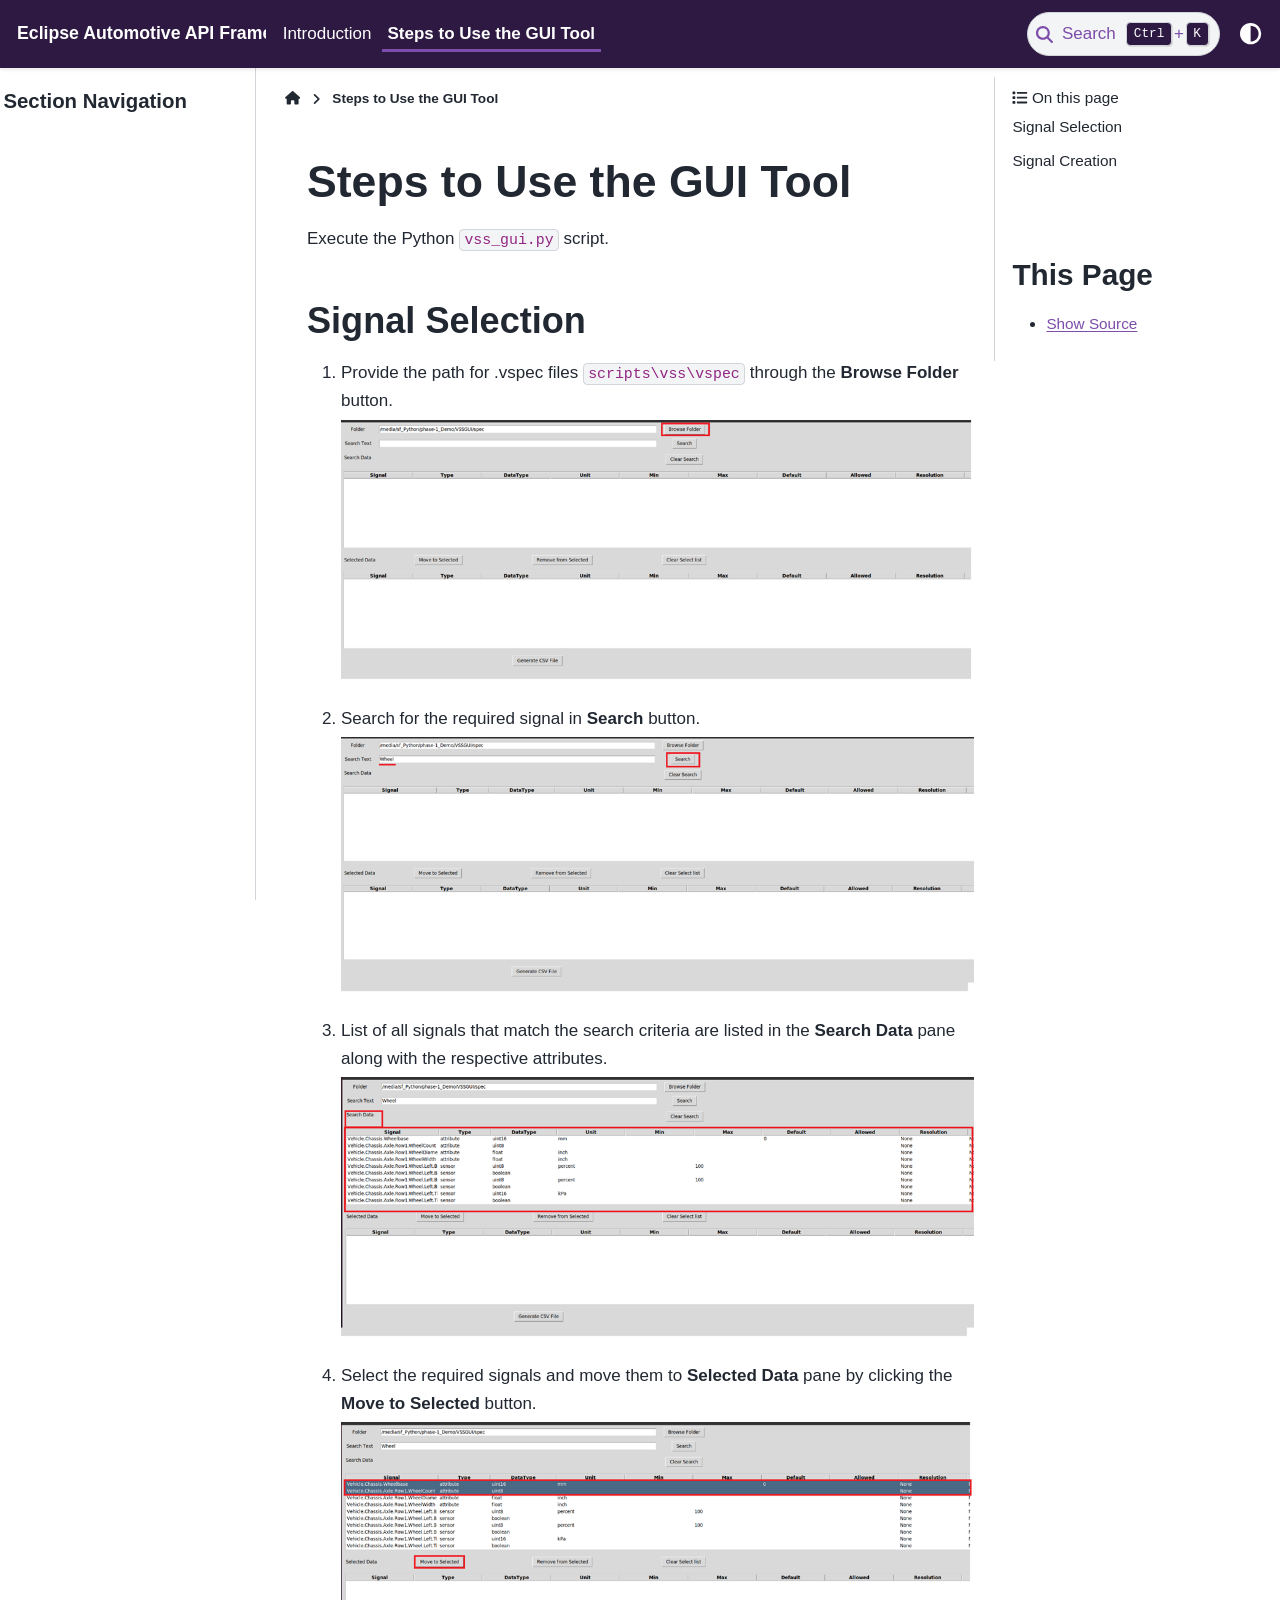
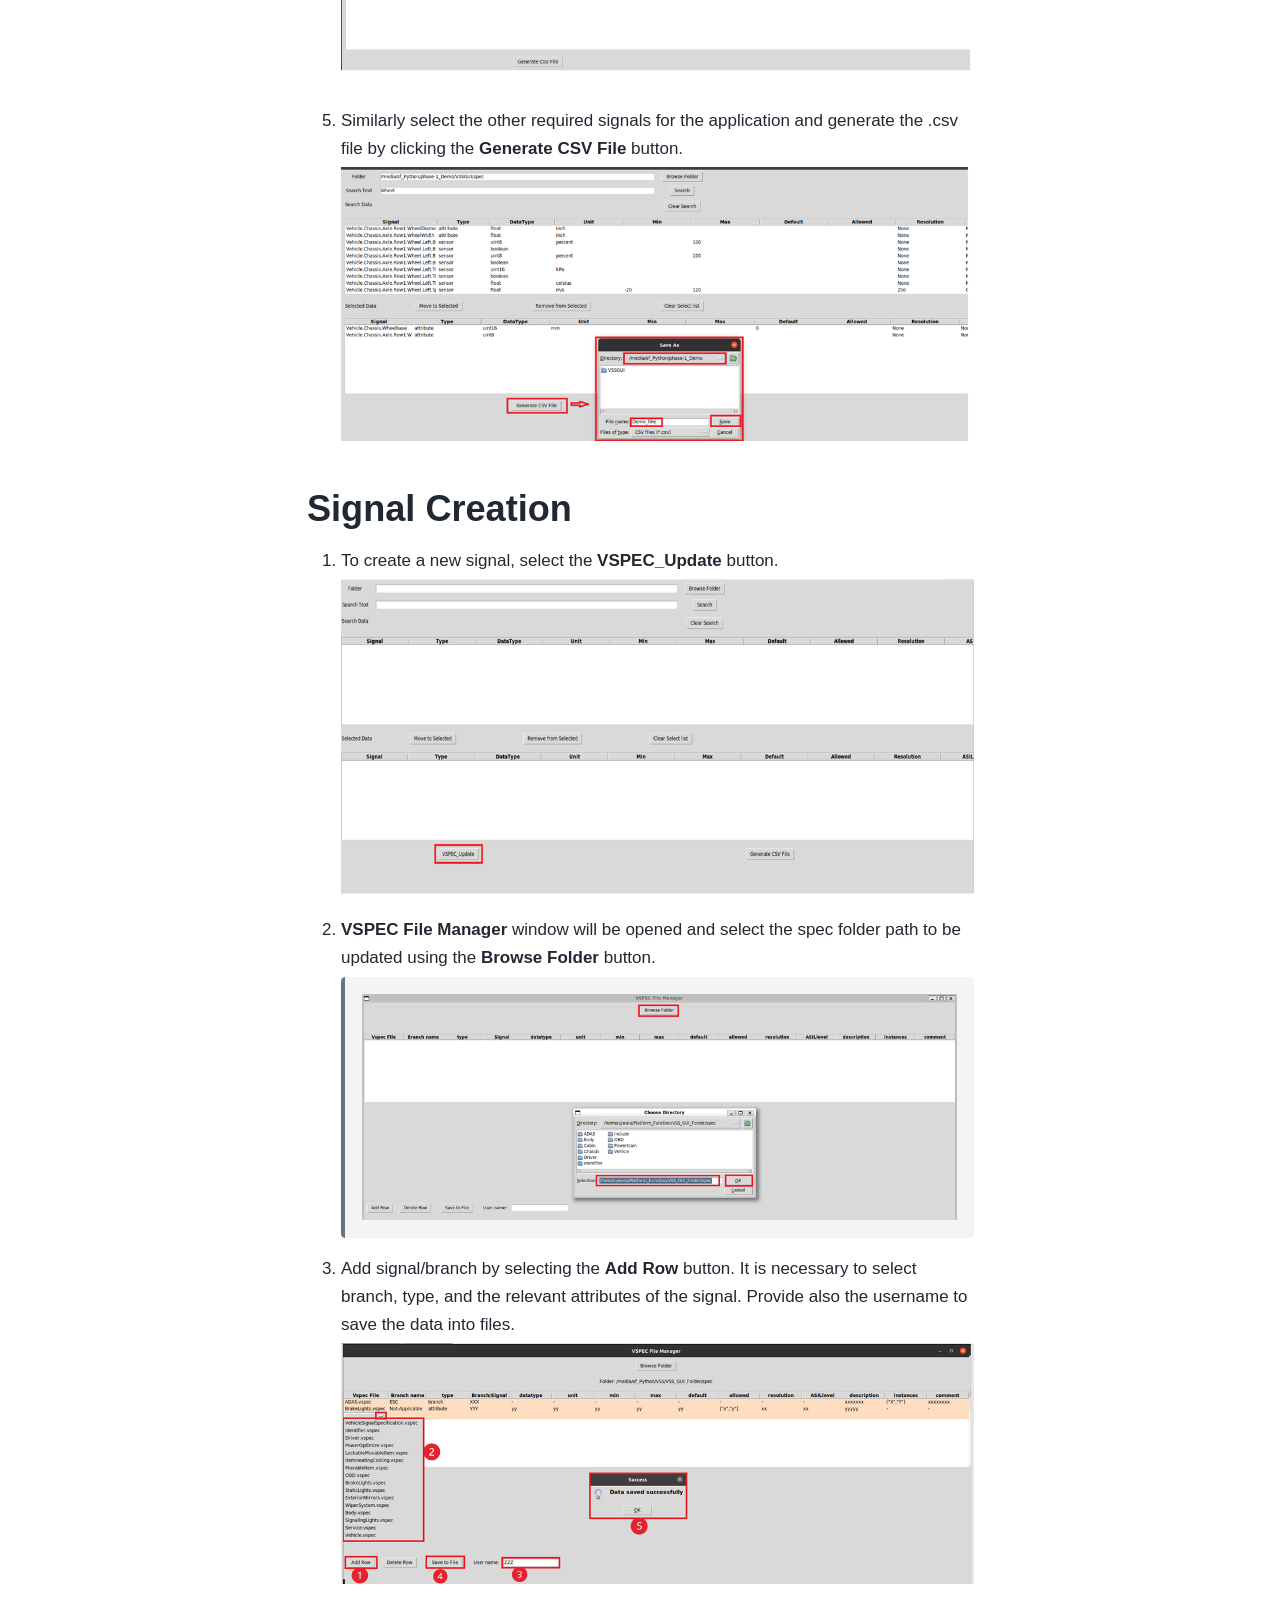
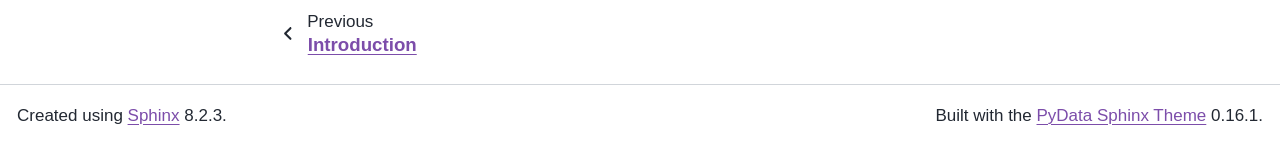
<file: main/doc/vss_gui_tool/20_steps.html>
<!DOCTYPE html>


<html lang="en" data-content_root="../../" >

  <head>
    <meta charset="utf-8" />
    <meta name="viewport" content="width=device-width, initial-scale=1.0" /><meta name="viewport" content="width=device-width, initial-scale=1" />

    <title>Steps to Use the GUI Tool &#8212; Eclipse VSS GUI Tool  documentation</title>
  
  
  
  <script data-cfasync="false">
    document.documentElement.dataset.mode = localStorage.getItem("mode") || "";
    document.documentElement.dataset.theme = localStorage.getItem("theme") || "";
  </script>
  <!--
    this give us a css class that will be invisible only if js is disabled
  -->
  <noscript>
    <style>
      .pst-js-only { display: none !important; }

    </style>
  </noscript>
  
  <!-- Loaded before other Sphinx assets -->
  <link href="../../_static/styles/theme.css?digest=8878045cc6db502f8baf" rel="stylesheet" />
<link href="../../_static/styles/pydata-sphinx-theme.css?digest=8878045cc6db502f8baf" rel="stylesheet" />

    <link rel="stylesheet" type="text/css" href="../../_static/pygments.css?v=8f2a1f02" />
    <link rel="stylesheet" type="text/css" href="../../_static/graphviz.css?v=4ae1632d" />
    <link rel="stylesheet" type="text/css" href="../../_static/css/score.css?v=6e51530f" />
    <link rel="stylesheet" type="text/css" href="../../_static/css/score_needs.css?v=e97392eb" />
    <link rel="stylesheet" type="text/css" href="../../_static/css/score_design.css?v=d9fd870c" />
    <link rel="stylesheet" type="text/css" href="../../_static/sphinx-design.min.css?v=95c83b7e" />
    <link rel="stylesheet" type="text/css" href="../../_static/sphinx-data-viewer/jsonview.bundle.css?v=f6ef2277" />
    <link rel="stylesheet" type="text/css" href="../../_static/sphinx-needs/libs/html/datatables.min.css?v=4b4fd840" />
    <link rel="stylesheet" type="text/css" href="../../_static/sphinx-needs/common_css/need_toggle.css?v=5c6620df" />
    <link rel="stylesheet" type="text/css" href="../../_static/sphinx-needs/common_css/need_core.css?v=f5b60a78" />
    <link rel="stylesheet" type="text/css" href="../../_static/sphinx-needs/common_css/need_style.css?v=92936fa5" />
    <link rel="stylesheet" type="text/css" href="../../_static/sphinx-needs/common_css/need_links.css?v=2150a916" />
    <link rel="stylesheet" type="text/css" href="../../_static/sphinx-needs/common_css/needstable.css?v=5e1b6797" />
    <link rel="stylesheet" type="text/css" href="../../_static/sphinx-needs/modern.css?v=803738c0" />
    <link rel="stylesheet" type="text/css" href="../../_static/css/custom.css?v=f9ca52a2" />
  
  <!-- So that users can add custom icons -->
  <script src="../../_static/scripts/fontawesome.js?digest=8878045cc6db502f8baf"></script>
  <!-- Pre-loaded scripts that we'll load fully later -->
  <link rel="preload" as="script" href="../../_static/scripts/bootstrap.js?digest=8878045cc6db502f8baf" />
<link rel="preload" as="script" href="../../_static/scripts/pydata-sphinx-theme.js?digest=8878045cc6db502f8baf" />

    <script src="../../_static/jquery.js?v=5d32c60e"></script>
    <script src="../../_static/_sphinx_javascript_frameworks_compat.js?v=2cd50e6c"></script>
    <script src="../../_static/documentation_options.js?v=5929fcd5"></script>
    <script src="../../_static/doctools.js?v=9bcbadda"></script>
    <script src="../../_static/sphinx_highlight.js?v=dc90522c"></script>
    <script src="../../_static/design-tabs.js?v=f930bc37"></script>
    <script src="../../_static/sphinx-data-viewer/jsonview.bundle.js?v=18cd53c5"></script>
    <script src="../../_static/sphinx-data-viewer/jsonview_loader.js?v=f7ff7e7d"></script>
    <script src="../../_static/sphinx-needs/libs/html/datatables.min.js?v=8a4aee21"></script>
    <script src="../../_static/sphinx-needs/libs/html/datatables_loader.js?v=a2cae175"></script>
    <script src="../../_static/sphinx-needs/libs/html/sphinx_needs_collapse.js?v=dca66431"></script>
    <script>DOCUMENTATION_OPTIONS.pagename = 'doc/vss_gui_tool/20_steps';</script>
    <link rel="index" title="Index" href="../../genindex.html" />
    <link rel="search" title="Search" href="../../search.html" />
    <link rel="prev" title="Introduction" href="10_introduction.html" />
  <meta name="viewport" content="width=device-width, initial-scale=1"/>
  <meta name="docsearch:language" content="en"/>
  <meta name="docsearch:version" content="0.1" />
  </head>
  
  
  <body data-bs-spy="scroll" data-bs-target=".bd-toc-nav" data-offset="180" data-bs-root-margin="0px 0px -60%" data-default-mode="">

  
  
  <div id="pst-skip-link" class="skip-link d-print-none"><a href="#main-content">Skip to main content</a></div>
  
  <div id="pst-scroll-pixel-helper"></div>
  
  <button type="button" class="btn rounded-pill" id="pst-back-to-top">
    <i class="fa-solid fa-arrow-up"></i>Back to top</button>

  
  <dialog id="pst-search-dialog">
    
<form class="bd-search d-flex align-items-center"
      action="../../search.html"
      method="get">
  <i class="fa-solid fa-magnifying-glass"></i>
  <input type="search"
         class="form-control"
         name="q"
         placeholder="Search the docs ..."
         aria-label="Search the docs ..."
         autocomplete="off"
         autocorrect="off"
         autocapitalize="off"
         spellcheck="false"/>
  <span class="search-button__kbd-shortcut"><kbd class="kbd-shortcut__modifier">Ctrl</kbd>+<kbd>K</kbd></span>
</form>
  </dialog>

  <div class="pst-async-banner-revealer d-none">
  <aside id="bd-header-version-warning" class="d-none d-print-none" aria-label="Version warning"></aside>
</div>

  
    <header class="bd-header navbar navbar-expand-lg bd-navbar d-print-none">
<div class="bd-header__inner bd-page-width">
  <button class="pst-navbar-icon sidebar-toggle primary-toggle" aria-label="Site navigation">
    <span class="fa-solid fa-bars"></span>
  </button>
  
  
  <div class="col-lg-3 navbar-header-items__start">
    
      <div class="navbar-item">

  

<a class="navbar-brand logo" href="index.html">
  
  
  
  
  
  
    <p class="title logo__title">Eclipse Automotive API Framework</p>
  
</a></div>
    
  </div>
  
  <div class="col-lg-9 navbar-header-items">
    
    <div class="me-auto navbar-header-items__center">
      
        <div class="navbar-item">
<nav>
  <ul class="bd-navbar-elements navbar-nav">
    
<li class="nav-item ">
  <a class="nav-link nav-internal" href="10_introduction.html">
    Introduction
  </a>
</li>


<li class="nav-item current active">
  <a class="nav-link nav-internal" href="#">
    Steps to Use the GUI Tool
  </a>
</li>

  </ul>
</nav></div>
      
    </div>
    
    
    <div class="navbar-header-items__end">
      
        <div class="navbar-item navbar-persistent--container">
          

<button class="btn search-button-field search-button__button pst-js-only" title="Search" aria-label="Search" data-bs-placement="bottom" data-bs-toggle="tooltip">
 <i class="fa-solid fa-magnifying-glass"></i>
 <span class="search-button__default-text">Search</span>
 <span class="search-button__kbd-shortcut"><kbd class="kbd-shortcut__modifier">Ctrl</kbd>+<kbd class="kbd-shortcut__modifier">K</kbd></span>
</button>
        </div>
      
      
        <div class="navbar-item">

<button class="btn btn-sm nav-link pst-navbar-icon theme-switch-button pst-js-only" aria-label="Color mode" data-bs-title="Color mode"  data-bs-placement="bottom" data-bs-toggle="tooltip">
  <i class="theme-switch fa-solid fa-sun                fa-lg" data-mode="light" title="Light"></i>
  <i class="theme-switch fa-solid fa-moon               fa-lg" data-mode="dark"  title="Dark"></i>
  <i class="theme-switch fa-solid fa-circle-half-stroke fa-lg" data-mode="auto"  title="System Settings"></i>
</button></div>
      
    </div>
    
  </div>
  
  
    <div class="navbar-persistent--mobile">

<button class="btn search-button-field search-button__button pst-js-only" title="Search" aria-label="Search" data-bs-placement="bottom" data-bs-toggle="tooltip">
 <i class="fa-solid fa-magnifying-glass"></i>
 <span class="search-button__default-text">Search</span>
 <span class="search-button__kbd-shortcut"><kbd class="kbd-shortcut__modifier">Ctrl</kbd>+<kbd class="kbd-shortcut__modifier">K</kbd></span>
</button>
    </div>
  

  
    <button class="pst-navbar-icon sidebar-toggle secondary-toggle" aria-label="On this page">
      <span class="fa-solid fa-outdent"></span>
    </button>
  
</div>

    </header>
  

  <div class="bd-container">
    <div class="bd-container__inner bd-page-width">
      
      
      
      <dialog id="pst-primary-sidebar-modal"></dialog>
      <div id="pst-primary-sidebar" class="bd-sidebar-primary bd-sidebar">
        

  
  <div class="sidebar-header-items sidebar-primary__section">
    
    
      <div class="sidebar-header-items__center">
        
          
          
            <div class="navbar-item">
<nav>
  <ul class="bd-navbar-elements navbar-nav">
    
<li class="nav-item ">
  <a class="nav-link nav-internal" href="10_introduction.html">
    Introduction
  </a>
</li>


<li class="nav-item current active">
  <a class="nav-link nav-internal" href="#">
    Steps to Use the GUI Tool
  </a>
</li>

  </ul>
</nav></div>
          
        
      </div>
    
    
    
      <div class="sidebar-header-items__end">
        
          <div class="navbar-item">

<button class="btn btn-sm nav-link pst-navbar-icon theme-switch-button pst-js-only" aria-label="Color mode" data-bs-title="Color mode"  data-bs-placement="bottom" data-bs-toggle="tooltip">
  <i class="theme-switch fa-solid fa-sun                fa-lg" data-mode="light" title="Light"></i>
  <i class="theme-switch fa-solid fa-moon               fa-lg" data-mode="dark"  title="Dark"></i>
  <i class="theme-switch fa-solid fa-circle-half-stroke fa-lg" data-mode="auto"  title="System Settings"></i>
</button></div>
        
      </div>
    
  </div>
  
    <div class="sidebar-primary-items__start sidebar-primary__section">
        <div class="sidebar-primary-item">
<nav class="bd-docs-nav bd-links"
     aria-label="Section Navigation">
  <p class="bd-links__title" role="heading" aria-level="1">Section Navigation</p>
  <div class="bd-toc-item navbar-nav"></div>
</nav></div>
    </div>
  
  
  <div class="sidebar-primary-items__end sidebar-primary__section">
      <div class="sidebar-primary-item">
<div id="ethical-ad-placement"
      class="flat"
      data-ea-publisher="readthedocs"
      data-ea-type="readthedocs-sidebar"
      data-ea-manual="true">
</div></div>
  </div>


      </div>
      
      <main id="main-content" class="bd-main" role="main">
        
        
          <div class="bd-content">
            <div class="bd-article-container">
              
              <div class="bd-header-article d-print-none">
<div class="header-article-items header-article__inner">
  
    <div class="header-article-items__start">
      
        <div class="header-article-item">

<nav aria-label="Breadcrumb" class="d-print-none">
  <ul class="bd-breadcrumbs">
    
    <li class="breadcrumb-item breadcrumb-home">
      <a href="../../index.html" class="nav-link" aria-label="Home">
        <i class="fa-solid fa-home"></i>
      </a>
    </li>
    <li class="breadcrumb-item active" aria-current="page"><span class="ellipsis">Steps to Use the GUI Tool</span></li>
  </ul>
</nav>
</div>
      
    </div>
  
  
</div>
</div>
              
              
              
                
<div id="searchbox"></div>
                <article class="bd-article">
                  
  <section id="steps-to-use-the-gui-tool">
<h1>Steps to Use the GUI Tool<a class="headerlink" href="#steps-to-use-the-gui-tool" title="Link to this heading">#</a></h1>
<p>Execute the Python <code class="docutils literal notranslate"><span class="pre">vss_gui.py</span></code> script.</p>
<section id="signal-selection">
<h2>Signal Selection<a class="headerlink" href="#signal-selection" title="Link to this heading">#</a></h2>
<ol class="arabic">
<li><p>Provide the path for .vspec files <code class="docutils literal notranslate"><span class="pre">scripts\vss\vspec</span></code> through the <strong>Browse Folder</strong> button.</p>
<p><img alt="Select .vspec file" src="../../_images/browse_folder.png" /></p>
</li>
<li><p>Search for the required signal in <strong>Search</strong> button.</p>
<p><img alt="Search for signal" src="../../_images/search_signal.png" /></p>
</li>
<li><p>List of all signals that match the search criteria are listed in the <strong>Search Data</strong> pane along with the respective attributes.</p>
<p><img alt="Search pane result" src="../../_images/search_pane_result.png" /></p>
</li>
<li><p>Select the required signals and move them to <strong>Selected Data</strong> pane by clicking the <strong>Move to Selected</strong> button.</p>
<p><img alt="Move to selected" src="../../_images/move_to_selected.png" /></p>
</li>
<li><p>Similarly select the other required signals for the application and generate the .csv file by clicking the <strong>Generate CSV File</strong> button.</p>
<p><img alt="Generate CSV" src="../../_images/generate_csv.png" /></p>
</li>
</ol>
</section>
<section id="signal-creation">
<h2>Signal Creation<a class="headerlink" href="#signal-creation" title="Link to this heading">#</a></h2>
<ol class="arabic">
<li><p>To create a new signal, select the <strong>VSPEC_Update</strong> button.</p>
<p><img alt="VSPEC update" src="../../_images/update_vspec.png" /></p>
</li>
<li><p><strong>VSPEC File Manager</strong> window will be opened and select the spec folder path to be updated using the <strong>Browse Folder</strong> button.</p>
<blockquote>
<div><p><img alt="Browse folder" src="../../_images/browse_spec_folder.png" /></p>
</div></blockquote>
</li>
<li><p>Add signal/branch by selecting the <strong>Add Row</strong> button. It is necessary to select branch, type, and the relevant attributes of the signal. Provide also the username to save the data into files.</p>
<p><img alt="Data saved" src="../../_images/data_saved.png" /></p>
</li>
</ol>
</section>
</section>


                </article>
              
              
              
              
              
                <footer class="prev-next-footer d-print-none">
                  
<div class="prev-next-area">
    <a class="left-prev"
       href="10_introduction.html"
       title="previous page">
      <i class="fa-solid fa-angle-left"></i>
      <div class="prev-next-info">
        <p class="prev-next-subtitle">previous</p>
        <p class="prev-next-title">Introduction</p>
      </div>
    </a>
</div>
                </footer>
              
            </div>
            
            
              
                <dialog id="pst-secondary-sidebar-modal"></dialog>
                <div id="pst-secondary-sidebar" class="bd-sidebar-secondary bd-toc"><div class="sidebar-secondary-items sidebar-secondary__inner">


  <div class="sidebar-secondary-item">
<div
    id="pst-page-navigation-heading-2"
    class="page-toc tocsection onthispage">
    <i class="fa-solid fa-list"></i> On this page
  </div>
  <nav class="bd-toc-nav page-toc" aria-labelledby="pst-page-navigation-heading-2">
    <ul class="visible nav section-nav flex-column">
<li class="toc-h2 nav-item toc-entry"><a class="reference internal nav-link" href="#signal-selection">Signal Selection</a></li>
<li class="toc-h2 nav-item toc-entry"><a class="reference internal nav-link" href="#signal-creation">Signal Creation</a></li>
</ul>
  </nav></div>

  <div class="sidebar-secondary-item">
  <div role="note" aria-label="source link">
    <h3>This Page</h3>
    <ul class="this-page-menu">
      <li><a href="../../_sources/doc/vss_gui_tool/20_steps.rst.txt"
            rel="nofollow">Show Source</a></li>
    </ul>
   </div></div>

</div></div>
              
            
          </div>
          <footer class="bd-footer-content">
            
          </footer>
        
      </main>
    </div>
  </div>
  
  <!-- Scripts loaded after <body> so the DOM is not blocked -->
  <script defer src="../../_static/scripts/bootstrap.js?digest=8878045cc6db502f8baf"></script>
<script defer src="../../_static/scripts/pydata-sphinx-theme.js?digest=8878045cc6db502f8baf"></script>

  <footer class="bd-footer">
<div class="bd-footer__inner bd-page-width">
  
    <div class="footer-items__start">
      
        <div class="footer-item">

  <p class="sphinx-version">
    Created using <a href="https://www.sphinx-doc.org/">Sphinx</a> 8.2.3.
    <br/>
  </p>
</div>
      
    </div>
  
  
  
    <div class="footer-items__end">
      
        <div class="footer-item">
<p class="theme-version">
  <!-- # L10n: Setting the PST URL as an argument as this does not need to be localized -->
  Built with the <a href="https://pydata-sphinx-theme.readthedocs.io/en/stable/index.html">PyData Sphinx Theme</a> 0.16.1.
</p></div>
      
    </div>
  
</div>

  </footer>
  </body>
</html>
</file>
<file: main/_static/styles/theme.css>
/* Provided by Sphinx's 'basic' theme, and included in the final set of assets */
@import "../basic.css";
</file>
<file: main/_static/pygments.css>
html[data-theme="light"] .highlight pre { line-height: 125%; }
html[data-theme="light"] .highlight td.linenos .normal { color: inherit; background-color: transparent; padding-left: 5px; padding-right: 5px; }
html[data-theme="light"] .highlight span.linenos { color: inherit; background-color: transparent; padding-left: 5px; padding-right: 5px; }
html[data-theme="light"] .highlight td.linenos .special { color: #000000; background-color: #ffffc0; padding-left: 5px; padding-right: 5px; }
html[data-theme="light"] .highlight span.linenos.special { color: #000000; background-color: #ffffc0; padding-left: 5px; padding-right: 5px; }
html[data-theme="light"] .highlight .hll { background-color: #fae4c2 }
html[data-theme="light"] .highlight { background: #fefefe; color: #080808 }
html[data-theme="light"] .highlight .c { color: #515151 } /* Comment */
html[data-theme="light"] .highlight .err { color: #A12236 } /* Error */
html[data-theme="light"] .highlight .k { color: #6730C5 } /* Keyword */
html[data-theme="light"] .highlight .l { color: #7F4707 } /* Literal */
html[data-theme="light"] .highlight .n { color: #080808 } /* Name */
html[data-theme="light"] .highlight .o { color: #00622F } /* Operator */
html[data-theme="light"] .highlight .p { color: #080808 } /* Punctuation */
html[data-theme="light"] .highlight .ch { color: #515151 } /* Comment.Hashbang */
html[data-theme="light"] .highlight .cm { color: #515151 } /* Comment.Multiline */
html[data-theme="light"] .highlight .cp { color: #515151 } /* Comment.Preproc */
html[data-theme="light"] .highlight .cpf { color: #515151 } /* Comment.PreprocFile */
html[data-theme="light"] .highlight .c1 { color: #515151 } /* Comment.Single */
html[data-theme="light"] .highlight .cs { color: #515151 } /* Comment.Special */
html[data-theme="light"] .highlight .gd { color: #005B82 } /* Generic.Deleted */
html[data-theme="light"] .highlight .ge { font-style: italic } /* Generic.Emph */
html[data-theme="light"] .highlight .gh { color: #005B82 } /* Generic.Heading */
html[data-theme="light"] .highlight .gs { font-weight: bold } /* Generic.Strong */
html[data-theme="light"] .highlight .gu { color: #005B82 } /* Generic.Subheading */
html[data-theme="light"] .highlight .kc { color: #6730C5 } /* Keyword.Constant */
html[data-theme="light"] .highlight .kd { color: #6730C5 } /* Keyword.Declaration */
html[data-theme="light"] .highlight .kn { color: #6730C5 } /* Keyword.Namespace */
html[data-theme="light"] .highlight .kp { color: #6730C5 } /* Keyword.Pseudo */
html[data-theme="light"] .highlight .kr { color: #6730C5 } /* Keyword.Reserved */
html[data-theme="light"] .highlight .kt { color: #7F4707 } /* Keyword.Type */
html[data-theme="light"] .highlight .ld { color: #7F4707 } /* Literal.Date */
html[data-theme="light"] .highlight .m { color: #7F4707 } /* Literal.Number */
html[data-theme="light"] .highlight .s { color: #00622F } /* Literal.String */
html[data-theme="light"] .highlight .na { color: #912583 } /* Name.Attribute */
html[data-theme="light"] .highlight .nb { color: #7F4707 } /* Name.Builtin */
html[data-theme="light"] .highlight .nc { color: #005B82 } /* Name.Class */
html[data-theme="light"] .highlight .no { color: #005B82 } /* Name.Constant */
html[data-theme="light"] .highlight .nd { color: #7F4707 } /* Name.Decorator */
html[data-theme="light"] .highlight .ni { color: #00622F } /* Name.Entity */
html[data-theme="light"] .highlight .ne { color: #6730C5 } /* Name.Exception */
html[data-theme="light"] .highlight .nf { color: #005B82 } /* Name.Function */
html[data-theme="light"] .highlight .nl { color: #7F4707 } /* Name.Label */
html[data-theme="light"] .highlight .nn { color: #080808 } /* Name.Namespace */
html[data-theme="light"] .highlight .nx { color: #080808 } /* Name.Other */
html[data-theme="light"] .highlight .py { color: #005B82 } /* Name.Property */
html[data-theme="light"] .highlight .nt { color: #005B82 } /* Name.Tag */
html[data-theme="light"] .highlight .nv { color: #A12236 } /* Name.Variable */
html[data-theme="light"] .highlight .ow { color: #6730C5 } /* Operator.Word */
html[data-theme="light"] .highlight .pm { color: #080808 } /* Punctuation.Marker */
html[data-theme="light"] .highlight .w { color: #080808 } /* Text.Whitespace */
html[data-theme="light"] .highlight .mb { color: #7F4707 } /* Literal.Number.Bin */
html[data-theme="light"] .highlight .mf { color: #7F4707 } /* Literal.Number.Float */
html[data-theme="light"] .highlight .mh { color: #7F4707 } /* Literal.Number.Hex */
html[data-theme="light"] .highlight .mi { color: #7F4707 } /* Literal.Number.Integer */
html[data-theme="light"] .highlight .mo { color: #7F4707 } /* Literal.Number.Oct */
html[data-theme="light"] .highlight .sa { color: #00622F } /* Literal.String.Affix */
html[data-theme="light"] .highlight .sb { color: #00622F } /* Literal.String.Backtick */
html[data-theme="light"] .highlight .sc { color: #00622F } /* Literal.String.Char */
html[data-theme="light"] .highlight .dl { color: #00622F } /* Literal.String.Delimiter */
html[data-theme="light"] .highlight .sd { color: #00622F } /* Literal.String.Doc */
html[data-theme="light"] .highlight .s2 { color: #00622F } /* Literal.String.Double */
html[data-theme="light"] .highlight .se { color: #00622F } /* Literal.String.Escape */
html[data-theme="light"] .highlight .sh { color: #00622F } /* Literal.String.Heredoc */
html[data-theme="light"] .highlight .si { color: #00622F } /* Literal.String.Interpol */
html[data-theme="light"] .highlight .sx { color: #00622F } /* Literal.String.Other */
html[data-theme="light"] .highlight .sr { color: #A12236 } /* Literal.String.Regex */
html[data-theme="light"] .highlight .s1 { color: #00622F } /* Literal.String.Single */
html[data-theme="light"] .highlight .ss { color: #005B82 } /* Literal.String.Symbol */
html[data-theme="light"] .highlight .bp { color: #7F4707 } /* Name.Builtin.Pseudo */
html[data-theme="light"] .highlight .fm { color: #005B82 } /* Name.Function.Magic */
html[data-theme="light"] .highlight .vc { color: #A12236 } /* Name.Variable.Class */
html[data-theme="light"] .highlight .vg { color: #A12236 } /* Name.Variable.Global */
html[data-theme="light"] .highlight .vi { color: #A12236 } /* Name.Variable.Instance */
html[data-theme="light"] .highlight .vm { color: #7F4707 } /* Name.Variable.Magic */
html[data-theme="light"] .highlight .il { color: #7F4707 } /* Literal.Number.Integer.Long */
html[data-theme="dark"] .highlight pre { line-height: 125%; }
html[data-theme="dark"] .highlight td.linenos .normal { color: inherit; background-color: transparent; padding-left: 5px; padding-right: 5px; }
html[data-theme="dark"] .highlight span.linenos { color: inherit; background-color: transparent; padding-left: 5px; padding-right: 5px; }
html[data-theme="dark"] .highlight td.linenos .special { color: #000000; background-color: #ffffc0; padding-left: 5px; padding-right: 5px; }
html[data-theme="dark"] .highlight span.linenos.special { color: #000000; background-color: #ffffc0; padding-left: 5px; padding-right: 5px; }
html[data-theme="dark"] .highlight .hll { background-color: #ffd9002e }
html[data-theme="dark"] .highlight { background: #2b2b2b; color: #F8F8F2 }
html[data-theme="dark"] .highlight .c { color: #FFD900 } /* Comment */
html[data-theme="dark"] .highlight .err { color: #FFA07A } /* Error */
html[data-theme="dark"] .highlight .k { color: #DCC6E0 } /* Keyword */
html[data-theme="dark"] .highlight .l { color: #FFD900 } /* Literal */
html[data-theme="dark"] .highlight .n { color: #F8F8F2 } /* Name */
html[data-theme="dark"] .highlight .o { color: #ABE338 } /* Operator */
html[data-theme="dark"] .highlight .p { color: #F8F8F2 } /* Punctuation */
html[data-theme="dark"] .highlight .ch { color: #FFD900 } /* Comment.Hashbang */
html[data-theme="dark"] .highlight .cm { color: #FFD900 } /* Comment.Multiline */
html[data-theme="dark"] .highlight .cp { color: #FFD900 } /* Comment.Preproc */
html[data-theme="dark"] .highlight .cpf { color: #FFD900 } /* Comment.PreprocFile */
html[data-theme="dark"] .highlight .c1 { color: #FFD900 } /* Comment.Single */
html[data-theme="dark"] .highlight .cs { color: #FFD900 } /* Comment.Special */
html[data-theme="dark"] .highlight .gd { color: #00E0E0 } /* Generic.Deleted */
html[data-theme="dark"] .highlight .ge { font-style: italic } /* Generic.Emph */
html[data-theme="dark"] .highlight .gh { color: #00E0E0 } /* Generic.Heading */
html[data-theme="dark"] .highlight .gs { font-weight: bold } /* Generic.Strong */
html[data-theme="dark"] .highlight .gu { color: #00E0E0 } /* Generic.Subheading */
html[data-theme="dark"] .highlight .kc { color: #DCC6E0 } /* Keyword.Constant */
html[data-theme="dark"] .highlight .kd { color: #DCC6E0 } /* Keyword.Declaration */
html[data-theme="dark"] .highlight .kn { color: #DCC6E0 } /* Keyword.Namespace */
html[data-theme="dark"] .highlight .kp { color: #DCC6E0 } /* Keyword.Pseudo */
html[data-theme="dark"] .highlight .kr { color: #DCC6E0 } /* Keyword.Reserved */
html[data-theme="dark"] .highlight .kt { color: #FFD900 } /* Keyword.Type */
html[data-theme="dark"] .highlight .ld { color: #FFD900 } /* Literal.Date */
html[data-theme="dark"] .highlight .m { color: #FFD900 } /* Literal.Number */
html[data-theme="dark"] .highlight .s { color: #ABE338 } /* Literal.String */
html[data-theme="dark"] .highlight .na { color: #FFD900 } /* Name.Attribute */
html[data-theme="dark"] .highlight .nb { color: #FFD900 } /* Name.Builtin */
html[data-theme="dark"] .highlight .nc { color: #00E0E0 } /* Name.Class */
html[data-theme="dark"] .highlight .no { color: #00E0E0 } /* Name.Constant */
html[data-theme="dark"] .highlight .nd { color: #FFD900 } /* Name.Decorator */
html[data-theme="dark"] .highlight .ni { color: #ABE338 } /* Name.Entity */
html[data-theme="dark"] .highlight .ne { color: #DCC6E0 } /* Name.Exception */
html[data-theme="dark"] .highlight .nf { color: #00E0E0 } /* Name.Function */
html[data-theme="dark"] .highlight .nl { color: #FFD900 } /* Name.Label */
html[data-theme="dark"] .highlight .nn { color: #F8F8F2 } /* Name.Namespace */
html[data-theme="dark"] .highlight .nx { color: #F8F8F2 } /* Name.Other */
html[data-theme="dark"] .highlight .py { color: #00E0E0 } /* Name.Property */
html[data-theme="dark"] .highlight .nt { color: #00E0E0 } /* Name.Tag */
html[data-theme="dark"] .highlight .nv { color: #FFA07A } /* Name.Variable */
html[data-theme="dark"] .highlight .ow { color: #DCC6E0 } /* Operator.Word */
html[data-theme="dark"] .highlight .pm { color: #F8F8F2 } /* Punctuation.Marker */
html[data-theme="dark"] .highlight .w { color: #F8F8F2 } /* Text.Whitespace */
html[data-theme="dark"] .highlight .mb { color: #FFD900 } /* Literal.Number.Bin */
html[data-theme="dark"] .highlight .mf { color: #FFD900 } /* Literal.Number.Float */
html[data-theme="dark"] .highlight .mh { color: #FFD900 } /* Literal.Number.Hex */
html[data-theme="dark"] .highlight .mi { color: #FFD900 } /* Literal.Number.Integer */
html[data-theme="dark"] .highlight .mo { color: #FFD900 } /* Literal.Number.Oct */
html[data-theme="dark"] .highlight .sa { color: #ABE338 } /* Literal.String.Affix */
html[data-theme="dark"] .highlight .sb { color: #ABE338 } /* Literal.String.Backtick */
html[data-theme="dark"] .highlight .sc { color: #ABE338 } /* Literal.String.Char */
html[data-theme="dark"] .highlight .dl { color: #ABE338 } /* Literal.String.Delimiter */
html[data-theme="dark"] .highlight .sd { color: #ABE338 } /* Literal.String.Doc */
html[data-theme="dark"] .highlight .s2 { color: #ABE338 } /* Literal.String.Double */
html[data-theme="dark"] .highlight .se { color: #ABE338 } /* Literal.String.Escape */
html[data-theme="dark"] .highlight .sh { color: #ABE338 } /* Literal.String.Heredoc */
html[data-theme="dark"] .highlight .si { color: #ABE338 } /* Literal.String.Interpol */
html[data-theme="dark"] .highlight .sx { color: #ABE338 } /* Literal.String.Other */
html[data-theme="dark"] .highlight .sr { color: #FFA07A } /* Literal.String.Regex */
html[data-theme="dark"] .highlight .s1 { color: #ABE338 } /* Literal.String.Single */
html[data-theme="dark"] .highlight .ss { color: #00E0E0 } /* Literal.String.Symbol */
html[data-theme="dark"] .highlight .bp { color: #FFD900 } /* Name.Builtin.Pseudo */
html[data-theme="dark"] .highlight .fm { color: #00E0E0 } /* Name.Function.Magic */
html[data-theme="dark"] .highlight .vc { color: #FFA07A } /* Name.Variable.Class */
html[data-theme="dark"] .highlight .vg { color: #FFA07A } /* Name.Variable.Global */
html[data-theme="dark"] .highlight .vi { color: #FFA07A } /* Name.Variable.Instance */
html[data-theme="dark"] .highlight .vm { color: #FFD900 } /* Name.Variable.Magic */
html[data-theme="dark"] .highlight .il { color: #FFD900 } /* Literal.Number.Integer.Long */
</file>
<file: main/_static/graphviz.css>
/*
 * Sphinx stylesheet -- graphviz extension.
 */

img.graphviz {
    border: 0;
    max-width: 100%;
}

object.graphviz {
    max-width: 100%;
}
</file>
<file: main/_static/css/score.css>
html {
    --pst-font-size-base: 17px;
}

.underline {
    text-decoration: underline;
}

/*  SCORE specfic colors
    A list of available colro variable names for pyData Sphinx Theme can be found at
    https://pydata-sphinx-theme.readthedocs.io/en/stable/_downloads/565fbb3ecf2b3048f5fb3953890ba176/_color.scss

    The base color is TEAL */

/* Version Switcher Button */
button.btn.version-switcher__button {
    color: #FFF;
}

/* Version Switcher Menu */
.version-switcher__menu a.list-group-item {
    color: #FFF;
}

html[data-theme="light"] {
    /* Search Box background color. */
    --bs-btn-hover-bg: #a382c5;
    /* Menu svg items */
    --pst-color-muted: #FFF;
    /* Text color within cards (same background as page header) */
    --sd-color-card-text: #a382c5;
    /* Link color + menu items on hover color */
    --pst-color-primary: #7c4daa;
    /* Page Header */
    --pst-color-secondary: #2D1942;
    --pst-color-accent: #9DE0AD;
    --pst-color-target: #E5FCC2;
    --pst-color-on-surface: #594F4F;
    --pst-color-on-background: var(--pst-color-secondary);
    --pst-color-text-muted: #FFFFFF;
    --pst-color-table-row-zebra-high-bg: #e6e7e8;
    --pst-color-table-row-hover-bg: var(--pst-color-secondary); /*#d7d6d6;*/
}

html[data-theme="dark"] {
    /* Link color */
    --pst-color-primary: #FFFFFF;
    /* Link color on hover */
    --pst-color-link-hover: #FFFFFF;
    /* Page Header */
    --pst-color-secondary: #2D1942;
    --pst-color-accent: #9DE0AD;
    --pst-color-target: #E5FCC2;
    --pst-color-on-surface: #594F4F;
    --pst-color-on-background: var(--pst-color-secondary);
    --pst-color-text-muted: #FFFFFF;
    --pst-color-table-row-zebra-high-bg: #20242b;
    --pst-color-table-row-hover-bg: var(--pst-color-secondary); /*#30353e;*/
}

/* Content area size */
/* Docs: https://pydata-sphinx-theme.readthedocs.io/en/stable/user_guide/layout.html#horizontal-spacing */
.bd-main .bd-content .bd-article-container {
    max-width: 100%;  /* default is 60em */
  }
/* Whole page size */
.bd-page-width {
    max-width: 100rem;  /* default is 88rem */
}


.search-button-field {
    color: var(--pst-color-primary);
}
html .pst-navbar-icon:hover {
    border-bottom: max(3px,.1875rem,.12em) solid var(--pst-color-primary) !important;
    color: var(--pst-color-primary) !important;
  }

.bd-header ul.navbar-nav > li.nav-item.current > .nav-link {
    color: var(--pst-color-text-muted) !important;
    font-weight: 900 !important;
}

.bd-header ul.navbar-nav > li.nav-item > .nav-link:hover {
    color: var(--pst-color-primary);
}

ul.navbar-nav li a {
    color: var(--pst-color-primary);
}

.bd-search input.form-control::placeholder,
.bd-search input.form-control {
    color: var(--pst-color-primary) !important;
}

/* Right sidebar */
.toc-entry a.nav-link {
    color: var(--pst-color-text-base);
}
/* Left, top SCORE brand  */
.navbar-brand p
{
    color: var(--pst-color-text-muted);
    font-weight: 900;
}
.navbar-brand:hover, .navbar-brand:visited:hover {
    text-decoration: none;
}

/* GitHub logo for shorten URL  */
a.github::before {
    content: var(--pst-icon-github);
    color: var(--pst-color-text-base);
}
a.github {
    text-decoration: none !important;
}

/* Left sidebar links */
nav.bd-links li > a {
    color: var(--pst-color-text-base);
}

/* Breadcrumbs, above page content: Link color */
ul.bd-breadcrumbs li.breadcrumb-item a {
    color: var(--pst-color-text-base);
    text-decoration: none;
}

/* Breadcrumbs, above page content: Arrow color */
ul.bd-breadcrumbs li.breadcrumb-item:not(.breadcrumb-home)::before {
    color: var(--pst-color-text-base);
}
/* Next/previous area under content */
.prev-next-area p,
.prev-next-area a {
    color: var(--pst-color-text-base);
}

blockquote {
    color: var(--pst-color-text-base);
}

.admonition, div.admonition {
    background-color: rgba(0,0,0,0.1);
}

/* Left sidebar fix, to hide scrollbar if not needed */
.bd-sidebar-primary .sidebar-primary-items__end {
    margin-bottom: 1em;
    margin-top: 0;
}

/* Reduce width of left sidebar and set maximum for wide screens */
/* .navbar-header-items__start is the left navbar logo, which needs to */
/* be shorten as well to jkepp the navbar-entries aligned with the content */
.bd-sidebar-primary,
.navbar-header-items__start {
    width: 20%; /* default: 25% */
    max-width: 350px; /* default: not set */
    overflow-x: hidden;
}

@media screen and (max-width: 959px) {
    .bd-sidebar-primary,
    .navbar-header-items__start {
        width: unset;
        max-width: 350px; /* default: not set */
        overflow-x: hidden;
    }
}

/* Less Sidebar border/distance */
.bd-sidebar-primary,
.bd-sidebar-secondary {
    padding: 0.5rem 0.2rem 0.2rem;
}

.bd-sidebar-primary li.has-children > details > summary .toctree-toggle {
    right: 1em
}

/* SCORE Background video
   Source: https://www.imi21.com/background-video-full-screen.php */

div.score_banner {
    background-color: var(--pst-color-on-surface);
}
#videowrapper{
    position: relative;
    overflow: hidden;
    margin-bottom: 50px;
}

#fullScreenDiv{
    height: 300px;
    width: 100%;
    padding:0;
    margin: 0;
    /* background-color: gray;
    position: relative; */
    container-type: inline-size;
}

#video{
    width: 100%;
    /* height: auto;
    margin: auto;
    display: block; */
}
@media (min-aspect-ratio: 16/9) {
  #video{
    width: 100%;
    height:auto;
  }
}

#score-title {
    width: 100%;
    height: 100%;
    position: absolute;
    top: 0;
    left: 0;
    display: flex;
    justify-content: center;
    align-items: center;
    flex-direction: column;
    color: var(--pst-color-text-base);
    /* font-size: 4.5em; */
    font-size: 8.0cqw;
    font-weight: 900;
    margin-bottom: 20px;
    /* Is somehow cool with image/video title background */
    /*animation: fadeIn 3s;  */
}

/* As long as no image or video is shown in
   the title, this is not needed, but kept
   for future needs */
/* html[data-theme="light"] #score-title {
    background-color: rgba(0,0,0,0.3);
}
html[data-theme="dark"] #score-title {
    background-color: rgba(0,0,0,0.5);
} */

#score-subtitle {
    font-size: 0.4em;
}

#score-phrase {
    font-size: 0.3em;
    font-weight: 400;
}

#logo_center_drk {
    background-color: transparent;
}

@keyframes fadeIn {
    0% { opacity: 0; }
    100% { opacity: 1; }
  }

/* Ensure the version switcher dropdown is scrollable if it exceeds the max height */
.version-switcher__menu {
    position: absolute;
    width: 100%;
    max-height: 300px; /* Adjust this value as needed */
    overflow-y: auto;
    overflow-x: hidden;
    box-sizing: border-box;
}
</file>
<file: main/_static/css/score_needs.css>
/* ######################### */
/* NEED TYPE specific config */
/* ######################### */

/* Stakeholder requirement */
table.needs_type_stkh_req > tbody > tr.head > td {
    border-bottom: 3px solid rgb(124, 0, 0) !important;
}

/* Tool requirement */
table.needs_type_tool_req > tbody > tr.head > td {
    border-bottom: 3px solid rgb(6, 70, 139) !important;
}

/* ######################### */
/* Common NEED configs       */
/* ######################### */

/* All need table cells */
table.need.need.need > tbody > tr > td {
    padding: 0.7em 1.25em;
}

td.head_left,
td.footer_left {
    vertical-align: middle;
    width: 70%;
}

td.head_center,
td.footer {
    width: 25%;
    line-height: 100%;
    vertical-align: middle;
}

td.head_right,
td.footer_right {
    width: 5%;
    line-height: 100%;
    vertical-align: middle;
}

/* left head -> title area */
.needs_head_left {
    font-size: 1.2em;
    font-weight: 900;
}

/* center head -> status, security area */
.needs_head {
    font-size: 0.8em;
}

/* Common fixes for Need tables in pydata theme */
/* .table tbody tr:nth-child(2n),
.table tbody tr:nth-child(2n+1) {
    background-color: var(--pst-color-table-row-zebra-low-bg);
} */

html[data-theme="dark"] {
    --sn-color-need-bg-head: #20242b;
}

/* No hover effect (same color) for need objects */
.table.need tbody tr:nth-child(2n+1):hover {
    background-color: var(--pst-color-table-row-zebra-low-bg);
}
.table.need tbody tr:nth-child(2n):hover {
    background-color: var(--pst-color-table-row-zebra-high-bg);
}

html[data-theme="dark"] {
    --sn-color-need-bg-head: #20242b;
    --sn-color-datatable-label: var(--pst-color-text-base)
}


html[data-theme="dark"] #logo_center_light {
   display:none;
}

html[data-theme="light"] #logo_center_drk {
    display:none;

 }
</file>
<file: main/_static/css/score_design.css>
/* ########################### */
/* SPHINX-DESIGN configs only! */
/* ########################### */
.score-grid a {
    color: #FFFFFF;
}

.score-grid a:hover:visited {
    color: #e0e0e0;
}

.score-grid .sd-card-header  {
    background-color: var(--pst-color-secondary) !important;
    color: var(--pst-color-text-muted);
    font-weight: 900;
    font-size: 1.2em;

}
.score-grid .sd-card-body {
    text-align: justify;
}

details.sd-dropdown summary.sd-card-header + div.sd-summary-content
{
    background-color: transparent;

}
</file>
<file: main/_static/sphinx-data-viewer/jsonview.bundle.css>
/* ReadTheDocs fixes*/
.fa-caret-down::before, .fa-caret-right::before {
  content: None !important;
}

.json-container {
  font-family: 'Open Sans';
  font-size: 16px;
  background-color: transparent;
  color: #808080;
  box-sizing: border-box; }
  .json-container .line {
    margin: 4px 0;
    display: flex;
    justify-content: flex-start; }
  .json-container .caret-icon {
    width: 18px;
    text-align: center;
    cursor: pointer; }
  .json-container .empty-icon {
    width: 18px; }
  .json-container .json-type {
    margin-right: 4px;
    margin-left: 4px; }
  .json-container .json-key {
    color: #444;
    margin-right: 4px;
    margin-left: 4px; }
  .json-container .json-index {
    margin-right: 4px;
    margin-left: 4px; }
  .json-container .json-value {
    margin-left: 8px; }
  .json-container .json-number {
    color: #f9ae58; }
  .json-container .json-boolean {
    color: #ec5f66; }
  .json-container .json-string {
    color: #86b25c; }
  .json-container .json-size {
    margin-right: 4px;
    margin-left: 4px; }
  .json-container .hide {
    display: none; }
  .json-container .fas {
    display: inline-block;
    width: 0;
    height: 0;
    border-style: solid; }
  .json-container .fa-caret-down {
    border-width: 6px 5px 0 5px;
    border-color: #808080 transparent; }
  .json-container .fa-caret-right {
    border-width: 5px 0 5px 6px;
    border-color: transparent transparent transparent #808080; }
</file>
<file: main/_static/sphinx-needs/common_css/need_toggle.css>
/* 
The toggle class appears to be only used in sphinx_needs/directives/needimport_template.rst,
but it is not clear if this is ever actually used, or what JS it is supposed to be used with it.
*/

.toggle .header {
    display: block;
    clear: both;
}

.toggle .header p {
    display: inline;
}

.toggle .header:after {
    content: " ▷";
}

.toggle .header.open:after {
    content: " ▽";
}

div.need div.toggle div.line-block {
    margin-top: 0px;
    margin-left: 30px;
}
</file>
<file: main/_static/sphinx-needs/common_css/need_core.css>
/* This is the core CSS to style the representation of each need 

Note: we use `table.need.need.need` to select a need table, to increase the specificity of the selector,
so that it should be generally higher than the specificity of the theme CSS selectors.
This avoids having to use !important.
*/

:root {
    --sn-width-need-border: 1px;
    --sn-width-need-border-row: 1px;
    --sn-width-need-border-radius: 3px;
}

table.need.need.need {
    display: table;
    margin-bottom: 10px;
    background-color: var(--sn-color-need-bg);
    width: 100%;
    border-collapse: separate;
    border-spacing: 0;
    border: var(--sn-width-need-border) solid var(--sn-color-need-border);
    border-radius: var(--sn-width-need-border-radius);
}

table.need.need.need > tbody > tr {
    display: table-row;
}

table.need.need.need > tbody > tr.head {
    background-color: var(--sn-color-need-bg-head);
}

table.need.need.need > tbody > tr.meta {
    font-size: smaller;
}

table.need.need.need > tbody > tr.footer {
    font-size: small;
}

table.need.need.need a {
    border-bottom: none;
}

table.need.need.need > tbody > tr > td {
    display: table-cell;
    border: none;
    padding: 0.9375em 1.25em;
    /* This is needed to avoid custom settings for common tables, like the ReadTheDocs theme docs */
    /* It reimplements the normal browser behavior of breaking/wrapping table content if too long.*/
    white-space: normal;
}

table.need.need.need > tbody > tr.head > td:not([rowspan]) {
    /* note we don't add the border for heads with rowspans,
       because if they span to the bottom of the table, the border would be doubled
    */
    border-bottom: var(--sn-width-need-border-row) solid var(--sn-color-need-border);
}

table.need.need.need > tbody > tr.meta > td:not([rowspan]) {
    border-bottom: var(--sn-width-need-border-row) solid var(--sn-color-need-border);
}

table.need.need.need > tbody > tr.footer > td {
    border-top: var(--sn-width-need-border-row) solid var(--sn-color-need-border);
}

table.need.need.need > tbody > tr.head div.line-block,
table.need.need.need > tbody > tr.meta div.line-block,
table.need.need.need > tbody > tr.footer div.line-block {
    display: block;
    margin-top: 0;
    margin-bottom: 0;
}

/* We need not line-block margin:24 px here, which is coming from sphinx theme */
table.need.need.need > tbody > tr > td div.needs_side.line-block {
    margin-bottom: 0;
}


/* *************** */
/* collapse button */
/* *************** */

span.needs_collapse {
    float: right;
}

span.needs_collapse svg {
    height: 1rem;
}

span.needs_collapse> :is(.collapsed, .visible) {
    cursor: pointer;
}

/* this class is added/removed dynamically by sphinx_needs_collapse.js */
.collapse_is_hidden {
    display: none !important;
}
</file>
<file: main/_static/sphinx-needs/common_css/need_style.css>
/* These classes are added by the sphinx_needs.layout.LayoutHandler class,
to style the representation per need,
based on layout/style keys in the need definition.
*/

/* ************ */
/* layout names */
/* ************ */
table.needs_layout_focus_l td.side {
    text-orientation: upright;
    writing-mode: sideways-lr;
    font-size: small;
}

table.needs_layout_focus_r td.side {
    text-orientation: upright;
    writing-mode: sideways-rl;
    font-size: small;
}

table.needs_layout_complete td.head_left {
    text-align: left;
    background-color: var(--sn-color-complete-bg-head);
    font-size: smaller;
}

table.needs_layout_complete td.head_center {
    text-align: center;
    font-weight: bold;
}

table.needs_layout_complete td.head_right {
    text-align: right;
    background-color: var(--sn-color-complete-bg-head);
    font-size: smaller;
}

table.needs_layout_complete tr.footer {
    background-color: var(--sn-color-complete-bg-foot);
}

table.needs_layout_complete td.footer_right {
    text-align: right;
}

table.needs_layout_complete td.footer {
    text-align: center;
}

/* ************* */
/* layout styles */
/* ************* */

table.needs_style_clean,
table.needs_style_clean tr,
table.needs_style_clean td {
    margin-bottom: 10px;
    border: none !important;
    background: None !important;
    padding: 0;
    box-shadow: None;
}

table.needs_style_clean {
    width: 100%;
}

table.needs_style_discreet,
table.needs_style_discreet tr.need,
table.needs_style_discreet td.need {
    background-color: var(--sn-color-bg-lightgray) !important;
}

table.needs_style_gray,
table.needs_style_gray tr.need,
table.needs_style_gray td.need {
    background-color: var(--sn-color-bg-gray) !important;
}

table.needs_style_green,
table.needs_style_green tr.need,
table.needs_style_green td.need,
tr.needs_green,
table.needs_style_implemented,
table.needs_style_implemented tr.need,
table.needs_style_implemented td.need,
tr.needs_implemented {
    background-color: var(--sn-color-bg-green) !important;
}

table.needs_style_red,
table.needs_style_red tr.need,
table.needs_style_red td.need,
tr.needs_red,
table.needs_style_open,
table.needs_style_open tr.need,
table.needs_style_open td.need,
tr.needs_open {
    background-color: var(--sn-color-bg-red) !important;
}

table.needs_style_yellow,
table.needs_style_yellow tr.need,
table.needs_style_yellow td.need,
tr.needs_yellow,
table.needs_style_in_progress,
table.needs_style_in_progress tr.need,
table.needs_style_in_progress td.need tr.needs_in_progress {
    background-color: var(--sn-color-bg-yellow) !important;
}

table.needs_style_blue,
table.needs_style_blue tr.need,
table.needs_style_blue td.need,
tr.needs_blue {
    background-color: var(--sn-color-bg-blue) !important;
}

table.needs_style_green_border {
    border: 5px solid var(--sn-color-border-green) !important;
}

table.needs_style_red_border {
    border: 5px solid var(--sn-color-border-red) !important;
}

table.needs_style_yellow_border {
    border: 5px solid var(--sn-color-border-yellow) !important;
}

table.needs_style_blue_border {
    border: 5px solid var(--sn-color-border-blue) !important;
}

table.needs_style_discreet_border {
    border: 5px solid var(--sn-color-border-lightgray) !important;
}

table.needs_style_green_bar {
    background: linear-gradient(to right, transparent 90%, var(--sn-color-bar-green) 10%);
}

table.needs_style_red_bar {
    background: linear-gradient(to right, transparent 90%, var(--sn-color-bar-red) 10%);
}

table.needs_style_orange_bar {
    background: linear-gradient(to right, transparent 90%, var(--sn-color-bar-orange) 10%);
}

table.needs_style_yellow_bar {
    background: linear-gradient(to right, transparent 90%, var(--sn-color-bar-yellow) 10%);
}

table.needs_style_blue_bar {
    background: linear-gradient(to right, transparent 90%, var(--sn-color-bar-blue) 10%);
}

/* *****************
   layout debug view
   *****************

- debug_on_layout_btn is set when collapsed.startswith("Debug view")
- debug_off_layout_btn is set when visible.startswith("Debug view") 
*/

div.debug_on_layout_btn.debug_on_layout_btn,
div.debug_off_layout_btn.debug_off_layout_btn {
    border: 2px solid var(--sn-color-debug-btn-border);
    width: fit-content;
    padding: 3px 6px;
    border-radius: 4px;
}

div.debug_on_layout_btn.debug_on_layout_btn:before {
    content: "Hide debugger";
    color: var(--sn-color-debug-btn-on-text);
    font-size: large;
    font-weight: 400;
    margin-top: 3px;
    cursor: pointer;
    outline: none;
}

div.debug_on_layout_btn.debug_on_layout_btn:after {
    content: url("data:image/svg+xml,%3Csvg xmlns='http://www.w3.org/2000/svg' width='25' height='20' viewBox='0 0 24 24' fill='none' stroke='%23f43333' stroke-width='2.0' stroke-linecap='round' stroke-linejoin='round' class='feather feather-eye-off'%3E%3Cpath d='M17.94 17.94A10.07 10.07 0 0 1 12 20c-7 0-11-8-11-8a18.45 18.45 0 0 1 5.06-5.94M9.9 4.24A9.12 9.12 0 0 1 12 4c7 0 11 8 11 8a18.5 18.5 0 0 1-2.16 3.19m-6.72-1.07a3 3 0 1 1-4.24-4.24'%3E%3C/path%3E%3Cline x1='1' y1='1' x2='23' y2='23'%3E%3C/line%3E%3C/svg%3E");
    color: var(--sn-color-debug-btn-on-text);
    font-size: large;
    font-weight: 400;
    margin-top: 3px;
    cursor: pointer;
    outline: none;
}

div.debug_off_layout_btn.debug_off_layout_btn:before {
    content: "Show debugger";
    color: var(--sn-color-debug-btn-off-text);
    font-size: large;
    font-weight: 400;
    margin-top: 3px;
    cursor: pointer;
    outline: none;
}

div.debug_off_layout_btn.debug_off_layout_btn:after {
    content: url("data:image/svg+xml,%3Csvg xmlns='http://www.w3.org/2000/svg' width='25' height='20' viewBox='0 0 24 24' fill='none' stroke='%230dd3f5' stroke-width='1.5' stroke-linecap='round' stroke-linejoin='round' class='feather feather-eye'%3E%3Cpath d='M1 12s4-8 11-8 11 8 11 8-4 8-11 8-11-8-11-8z'%3E%3C/path%3E%3Ccircle cx='12' cy='12' r='3'%3E%3C/circle%3E%3C/svg%3E");
    ;
    color: var(--sn-color-debug-btn-off-text);
    font-size: large;
    font-weight: 400;
    margin-top: 3px;
    cursor: pointer;
    outline: none;
}
</file>
<file: main/_static/sphinx-needs/common_css/need_links.css>
/* DEAD Links config */
/* allowed dead links */
span.needs_dead_link {
    opacity: 0.8;
}

/*forbidden dead links */
span.needs_dead_link.forbidden {
    color: var(--sn-color-forbidden-dead-link);
}

/* Style for external need links*/
a.external_link:after {
    content: "🡽"
        /* Same, but with none breaking space (&nbsp not supported in content!)*/
        /*content: "\00a0\00a0🡽"*/
}
</file>
<file: main/_static/sphinx-needs/common_css/needstable.css>
/* These are used by the needtable directive
to style the table representation of the needs. 

Note: we use `table.NEEDS_TABLE.NEEDS_TABLE` to select a needtable, to increase the specificity of the selector,
so that it should be generally higher than the specificity of the theme CSS selectors.
This avoids having to use !important.
*/

table.NEEDS_TABLE.NEEDS_TABLE,
table.NEEDS_DATATABLES.NEEDS_DATATABLES {
    display: table;
    overflow-x: auto;
    white-space: normal;
    width: 100%;
    margin: 0 auto;
}

div.needstable_wrapper {
    width: 100%;
    overflow-x: auto;
    padding: 0;
}

/* These are "overrides" for CSS added by the bundled https://datatables.net JS package */

table.dataTable {
    border-collapse: collapse;
    border: none;
}

table.dataTable tbody tr {
    background-color: var(--sn-color-datatable-body-bg);
}

div.dataTables_length {
    margin-bottom: 10px;
}

div.dataTables_wrapper {
    overflow-x: auto;
    padding: 0px 5px;
    /*Space needed for table borders */
}

.dataTables_wrapper .dataTables_paginate .paginate_button {
    padding: 0.15em 0.75em;
    background: none;
}

.dataTables_wrapper .dataTables_paginate .paginate_button.current,
.dataTables_wrapper .dataTables_paginate .paginate_button.current:hover {
    background: none;
}

div.dataTables_length select {
    background: none;
    color: var(--sn-color-datatable-label);
    border: 1px solid var(--sn-color-datatable-btn-border);
    border-radius: 2px;
    cursor: pointer;
}

div.dt-buttons {
    margin-left: 0.5em;
}

div.dt-buttons button {
    padding: 0.1em 1em;
    border: 1px solid var(--sn-color-datatable-btn-border);
    border-radius: 2px;
    font-size: 0.88em;
    line-height: inherit;
    color: var(--sn-color-datatable-label);
    white-space: nowrap;
    overflow: hidden;
    background-color: inherit;
    background-image: none;
}

.dataTables_wrapper .dataTables_filter input {
    max-width: 100px;
    border: 1px solid var(--sn-color-datatable-btn-border);
    margin-bottom: 10px;
    background-color: transparent;
    border-radius: 2px;
}

.dataTables_wrapper.dataTables_wrapper .dataTables_length,
.dataTables_wrapper.dataTables_wrapper .dataTables_filter,
.dataTables_wrapper.dataTables_wrapper .dataTables_info,
.dataTables_wrapper.dataTables_wrapper .dataTables_processing {
    color: var(--sn-color-datatable-label);
}

.dataTables_wrapper.dataTables_wrapper .dataTables_paginate,
.dataTables_wrapper.dataTables_wrapper .dataTables_paginate a.paginate_button,
.dataTables_wrapper.dataTables_wrapper .dataTables_paginate a.paginate_button.current {
    /* datatables set this as !important, so unfortunately we have to do the same */
    color: var(--sn-color-datatable-label) !important;
}

.dataTables_wrapper.dataTables_wrapper .dataTables_paginate a.paginate_button.disabled {
    filter: saturate(0.5);
}

/* TODO: Ideally, if there is only one page, then the paginate buttons should be hidden. */
</file>
<file: main/_static/sphinx-needs/modern.css>
/* Colors based on https://flatuicolors.com/palette/se */

:root {
    --sn-color-bg-gray: #eee;
    --sn-color-bg-lightgray: rgba(0,0,0,0.004);
    --sn-color-bg-green: #05c46b;
    --sn-color-bg-red: #ff3f34;
    --sn-color-bg-yellow: #ffc048;
    --sn-color-bg-blue: #0fbcf9;

    --sn-color-border-lightgray: rgba(0,0,0,0.05);
    --sn-color-border-green: #05c46b;
    --sn-color-border-red: #ff3f34;
    --sn-color-border-yellow: #ffc048;
    --sn-color-border-blue: #0fbcf9;

    --sn-color-bar-green: #05c46b;
    --sn-color-bar-red: #ff3f34;
    --sn-color-bar-yellow: #ffc048;
    --sn-color-bar-orange: #e67e22;
    --sn-color-bar-blue: #0fbcf9;

    --sn-color-need-border: #555;
    --sn-color-need-row-border: hsla(232,75%,95%,0.12);
    --sn-color-need-bg: #eee;
    --sn-color-need-bg-head: rgba(0,0,0,0.1);

    --sn-color-complete-bg-head: rgba(0,0,0,0.1);
    --sn-color-complete-bg-foot: rgba(0,0,0,0.1);

    --sn-color-datatable-body-bg: transparent;
    --sn-color-datatable-label: #333;
    --sn-color-datatable-btn-border: #999;

    --sn-color-debug-btn-border: #333;
    --sn-color-debug-btn-on-text: #f43333;
    --sn-color-debug-btn-off-text: #096285;

    --sn-color-forbidden-dead-link: #dc3545;
}
</file>
<file: main/_static/css/custom.css>
p.title.logo__title {
    font-size: smaller;
}
</file>
<file: main/_static/sphinx-design.min.css>
.sd-bg-primary{background-color:var(--sd-color-primary) !important}.sd-bg-text-primary{color:var(--sd-color-primary-text) !important}button.sd-bg-primary:focus,button.sd-bg-primary:hover{background-color:var(--sd-color-primary-highlight) !important}a.sd-bg-primary:focus,a.sd-bg-primary:hover{background-color:var(--sd-color-primary-highlight) !important}.sd-bg-secondary{background-color:var(--sd-color-secondary) !important}.sd-bg-text-secondary{color:var(--sd-color-secondary-text) !important}button.sd-bg-secondary:focus,button.sd-bg-secondary:hover{background-color:var(--sd-color-secondary-highlight) !important}a.sd-bg-secondary:focus,a.sd-bg-secondary:hover{background-color:var(--sd-color-secondary-highlight) !important}.sd-bg-success{background-color:var(--sd-color-success) !important}.sd-bg-text-success{color:var(--sd-color-success-text) !important}button.sd-bg-success:focus,button.sd-bg-success:hover{background-color:var(--sd-color-success-highlight) !important}a.sd-bg-success:focus,a.sd-bg-success:hover{background-color:var(--sd-color-success-highlight) !important}.sd-bg-info{background-color:var(--sd-color-info) !important}.sd-bg-text-info{color:var(--sd-color-info-text) !important}button.sd-bg-info:focus,button.sd-bg-info:hover{background-color:var(--sd-color-info-highlight) !important}a.sd-bg-info:focus,a.sd-bg-info:hover{background-color:var(--sd-color-info-highlight) !important}.sd-bg-warning{background-color:var(--sd-color-warning) !important}.sd-bg-text-warning{color:var(--sd-color-warning-text) !important}button.sd-bg-warning:focus,button.sd-bg-warning:hover{background-color:var(--sd-color-warning-highlight) !important}a.sd-bg-warning:focus,a.sd-bg-warning:hover{background-color:var(--sd-color-warning-highlight) !important}.sd-bg-danger{background-color:var(--sd-color-danger) !important}.sd-bg-text-danger{color:var(--sd-color-danger-text) !important}button.sd-bg-danger:focus,button.sd-bg-danger:hover{background-color:var(--sd-color-danger-highlight) !important}a.sd-bg-danger:focus,a.sd-bg-danger:hover{background-color:var(--sd-color-danger-highlight) !important}.sd-bg-light{background-color:var(--sd-color-light) !important}.sd-bg-text-light{color:var(--sd-color-light-text) !important}button.sd-bg-light:focus,button.sd-bg-light:hover{background-color:var(--sd-color-light-highlight) !important}a.sd-bg-light:focus,a.sd-bg-light:hover{background-color:var(--sd-color-light-highlight) !important}.sd-bg-muted{background-color:var(--sd-color-muted) !important}.sd-bg-text-muted{color:var(--sd-color-muted-text) !important}button.sd-bg-muted:focus,button.sd-bg-muted:hover{background-color:var(--sd-color-muted-highlight) !important}a.sd-bg-muted:focus,a.sd-bg-muted:hover{background-color:var(--sd-color-muted-highlight) !important}.sd-bg-dark{background-color:var(--sd-color-dark) !important}.sd-bg-text-dark{color:var(--sd-color-dark-text) !important}button.sd-bg-dark:focus,button.sd-bg-dark:hover{background-color:var(--sd-color-dark-highlight) !important}a.sd-bg-dark:focus,a.sd-bg-dark:hover{background-color:var(--sd-color-dark-highlight) !important}.sd-bg-black{background-color:var(--sd-color-black) !important}.sd-bg-text-black{color:var(--sd-color-black-text) !important}button.sd-bg-black:focus,button.sd-bg-black:hover{background-color:var(--sd-color-black-highlight) !important}a.sd-bg-black:focus,a.sd-bg-black:hover{background-color:var(--sd-color-black-highlight) !important}.sd-bg-white{background-color:var(--sd-color-white) !important}.sd-bg-text-white{color:var(--sd-color-white-text) !important}button.sd-bg-white:focus,button.sd-bg-white:hover{background-color:var(--sd-color-white-highlight) !important}a.sd-bg-white:focus,a.sd-bg-white:hover{background-color:var(--sd-color-white-highlight) !important}.sd-text-primary,.sd-text-primary>p{color:var(--sd-color-primary) !important}a.sd-text-primary:focus,a.sd-text-primary:hover{color:var(--sd-color-primary-highlight) !important}.sd-text-secondary,.sd-text-secondary>p{color:var(--sd-color-secondary) !important}a.sd-text-secondary:focus,a.sd-text-secondary:hover{color:var(--sd-color-secondary-highlight) !important}.sd-text-success,.sd-text-success>p{color:var(--sd-color-success) !important}a.sd-text-success:focus,a.sd-text-success:hover{color:var(--sd-color-success-highlight) !important}.sd-text-info,.sd-text-info>p{color:var(--sd-color-info) !important}a.sd-text-info:focus,a.sd-text-info:hover{color:var(--sd-color-info-highlight) !important}.sd-text-warning,.sd-text-warning>p{color:var(--sd-color-warning) !important}a.sd-text-warning:focus,a.sd-text-warning:hover{color:var(--sd-color-warning-highlight) !important}.sd-text-danger,.sd-text-danger>p{color:var(--sd-color-danger) !important}a.sd-text-danger:focus,a.sd-text-danger:hover{color:var(--sd-color-danger-highlight) !important}.sd-text-light,.sd-text-light>p{color:var(--sd-color-light) !important}a.sd-text-light:focus,a.sd-text-light:hover{color:var(--sd-color-light-highlight) !important}.sd-text-muted,.sd-text-muted>p{color:var(--sd-color-muted) !important}a.sd-text-muted:focus,a.sd-text-muted:hover{color:var(--sd-color-muted-highlight) !important}.sd-text-dark,.sd-text-dark>p{color:var(--sd-color-dark) !important}a.sd-text-dark:focus,a.sd-text-dark:hover{color:var(--sd-color-dark-highlight) !important}.sd-text-black,.sd-text-black>p{color:var(--sd-color-black) !important}a.sd-text-black:focus,a.sd-text-black:hover{color:var(--sd-color-black-highlight) !important}.sd-text-white,.sd-text-white>p{color:var(--sd-color-white) !important}a.sd-text-white:focus,a.sd-text-white:hover{color:var(--sd-color-white-highlight) !important}.sd-outline-primary{border-color:var(--sd-color-primary) !important;border-style:solid !important;border-width:1px !important}a.sd-outline-primary:focus,a.sd-outline-primary:hover{border-color:var(--sd-color-primary-highlight) !important}.sd-outline-secondary{border-color:var(--sd-color-secondary) !important;border-style:solid !important;border-width:1px !important}a.sd-outline-secondary:focus,a.sd-outline-secondary:hover{border-color:var(--sd-color-secondary-highlight) !important}.sd-outline-success{border-color:var(--sd-color-success) !important;border-style:solid !important;border-width:1px !important}a.sd-outline-success:focus,a.sd-outline-success:hover{border-color:var(--sd-color-success-highlight) !important}.sd-outline-info{border-color:var(--sd-color-info) !important;border-style:solid !important;border-width:1px !important}a.sd-outline-info:focus,a.sd-outline-info:hover{border-color:var(--sd-color-info-highlight) !important}.sd-outline-warning{border-color:var(--sd-color-warning) !important;border-style:solid !important;border-width:1px !important}a.sd-outline-warning:focus,a.sd-outline-warning:hover{border-color:var(--sd-color-warning-highlight) !important}.sd-outline-danger{border-color:var(--sd-color-danger) !important;border-style:solid !important;border-width:1px !important}a.sd-outline-danger:focus,a.sd-outline-danger:hover{border-color:var(--sd-color-danger-highlight) !important}.sd-outline-light{border-color:var(--sd-color-light) !important;border-style:solid !important;border-width:1px !important}a.sd-outline-light:focus,a.sd-outline-light:hover{border-color:var(--sd-color-light-highlight) !important}.sd-outline-muted{border-color:var(--sd-color-muted) !important;border-style:solid !important;border-width:1px !important}a.sd-outline-muted:focus,a.sd-outline-muted:hover{border-color:var(--sd-color-muted-highlight) !important}.sd-outline-dark{border-color:var(--sd-color-dark) !important;border-style:solid !important;border-width:1px !important}a.sd-outline-dark:focus,a.sd-outline-dark:hover{border-color:var(--sd-color-dark-highlight) !important}.sd-outline-black{border-color:var(--sd-color-black) !important;border-style:solid !important;border-width:1px !important}a.sd-outline-black:focus,a.sd-outline-black:hover{border-color:var(--sd-color-black-highlight) !important}.sd-outline-white{border-color:var(--sd-color-white) !important;border-style:solid !important;border-width:1px !important}a.sd-outline-white:focus,a.sd-outline-white:hover{border-color:var(--sd-color-white-highlight) !important}.sd-bg-transparent{background-color:transparent !important}.sd-outline-transparent{border-color:transparent !important}.sd-text-transparent{color:transparent !important}.sd-p-0{padding:0 !important}.sd-pt-0,.sd-py-0{padding-top:0 !important}.sd-pr-0,.sd-px-0{padding-right:0 !important}.sd-pb-0,.sd-py-0{padding-bottom:0 !important}.sd-pl-0,.sd-px-0{padding-left:0 !important}.sd-p-1{padding:.25rem !important}.sd-pt-1,.sd-py-1{padding-top:.25rem !important}.sd-pr-1,.sd-px-1{padding-right:.25rem !important}.sd-pb-1,.sd-py-1{padding-bottom:.25rem !important}.sd-pl-1,.sd-px-1{padding-left:.25rem !important}.sd-p-2{padding:.5rem !important}.sd-pt-2,.sd-py-2{padding-top:.5rem !important}.sd-pr-2,.sd-px-2{padding-right:.5rem !important}.sd-pb-2,.sd-py-2{padding-bottom:.5rem !important}.sd-pl-2,.sd-px-2{padding-left:.5rem !important}.sd-p-3{padding:1rem !important}.sd-pt-3,.sd-py-3{padding-top:1rem !important}.sd-pr-3,.sd-px-3{padding-right:1rem !important}.sd-pb-3,.sd-py-3{padding-bottom:1rem !important}.sd-pl-3,.sd-px-3{padding-left:1rem !important}.sd-p-4{padding:1.5rem !important}.sd-pt-4,.sd-py-4{padding-top:1.5rem !important}.sd-pr-4,.sd-px-4{padding-right:1.5rem !important}.sd-pb-4,.sd-py-4{padding-bottom:1.5rem !important}.sd-pl-4,.sd-px-4{padding-left:1.5rem !important}.sd-p-5{padding:3rem !important}.sd-pt-5,.sd-py-5{padding-top:3rem !important}.sd-pr-5,.sd-px-5{padding-right:3rem !important}.sd-pb-5,.sd-py-5{padding-bottom:3rem !important}.sd-pl-5,.sd-px-5{padding-left:3rem !important}.sd-m-auto{margin:auto !important}.sd-mt-auto,.sd-my-auto{margin-top:auto !important}.sd-mr-auto,.sd-mx-auto{margin-right:auto !important}.sd-mb-auto,.sd-my-auto{margin-bottom:auto !important}.sd-ml-auto,.sd-mx-auto{margin-left:auto !important}.sd-m-0{margin:0 !important}.sd-mt-0,.sd-my-0{margin-top:0 !important}.sd-mr-0,.sd-mx-0{margin-right:0 !important}.sd-mb-0,.sd-my-0{margin-bottom:0 !important}.sd-ml-0,.sd-mx-0{margin-left:0 !important}.sd-m-1{margin:.25rem !important}.sd-mt-1,.sd-my-1{margin-top:.25rem !important}.sd-mr-1,.sd-mx-1{margin-right:.25rem !important}.sd-mb-1,.sd-my-1{margin-bottom:.25rem !important}.sd-ml-1,.sd-mx-1{margin-left:.25rem !important}.sd-m-2{margin:.5rem !important}.sd-mt-2,.sd-my-2{margin-top:.5rem !important}.sd-mr-2,.sd-mx-2{margin-right:.5rem !important}.sd-mb-2,.sd-my-2{margin-bottom:.5rem !important}.sd-ml-2,.sd-mx-2{margin-left:.5rem !important}.sd-m-3{margin:1rem !important}.sd-mt-3,.sd-my-3{margin-top:1rem !important}.sd-mr-3,.sd-mx-3{margin-right:1rem !important}.sd-mb-3,.sd-my-3{margin-bottom:1rem !important}.sd-ml-3,.sd-mx-3{margin-left:1rem !important}.sd-m-4{margin:1.5rem !important}.sd-mt-4,.sd-my-4{margin-top:1.5rem !important}.sd-mr-4,.sd-mx-4{margin-right:1.5rem !important}.sd-mb-4,.sd-my-4{margin-bottom:1.5rem !important}.sd-ml-4,.sd-mx-4{margin-left:1.5rem !important}.sd-m-5{margin:3rem !important}.sd-mt-5,.sd-my-5{margin-top:3rem !important}.sd-mr-5,.sd-mx-5{margin-right:3rem !important}.sd-mb-5,.sd-my-5{margin-bottom:3rem !important}.sd-ml-5,.sd-mx-5{margin-left:3rem !important}.sd-w-25{width:25% !important}.sd-w-50{width:50% !important}.sd-w-75{width:75% !important}.sd-w-100{width:100% !important}.sd-w-auto{width:auto !important}.sd-h-25{height:25% !important}.sd-h-50{height:50% !important}.sd-h-75{height:75% !important}.sd-h-100{height:100% !important}.sd-h-auto{height:auto !important}.sd-d-none{display:none !important}.sd-d-inline{display:inline !important}.sd-d-inline-block{display:inline-block !important}.sd-d-block{display:block !important}.sd-d-grid{display:grid !important}.sd-d-flex-row{display:-ms-flexbox !important;display:flex !important;flex-direction:row !important}.sd-d-flex-column{display:-ms-flexbox !important;display:flex !important;flex-direction:column !important}.sd-d-inline-flex{display:-ms-inline-flexbox !important;display:inline-flex !important}@media(min-width: 576px){.sd-d-sm-none{display:none !important}.sd-d-sm-inline{display:inline !important}.sd-d-sm-inline-block{display:inline-block !important}.sd-d-sm-block{display:block !important}.sd-d-sm-grid{display:grid !important}.sd-d-sm-flex{display:-ms-flexbox !important;display:flex !important}.sd-d-sm-inline-flex{display:-ms-inline-flexbox !important;display:inline-flex !important}}@media(min-width: 768px){.sd-d-md-none{display:none !important}.sd-d-md-inline{display:inline !important}.sd-d-md-inline-block{display:inline-block !important}.sd-d-md-block{display:block !important}.sd-d-md-grid{display:grid !important}.sd-d-md-flex{display:-ms-flexbox !important;display:flex !important}.sd-d-md-inline-flex{display:-ms-inline-flexbox !important;display:inline-flex !important}}@media(min-width: 992px){.sd-d-lg-none{display:none !important}.sd-d-lg-inline{display:inline !important}.sd-d-lg-inline-block{display:inline-block !important}.sd-d-lg-block{display:block !important}.sd-d-lg-grid{display:grid !important}.sd-d-lg-flex{display:-ms-flexbox !important;display:flex !important}.sd-d-lg-inline-flex{display:-ms-inline-flexbox !important;display:inline-flex !important}}@media(min-width: 1200px){.sd-d-xl-none{display:none !important}.sd-d-xl-inline{display:inline !important}.sd-d-xl-inline-block{display:inline-block !important}.sd-d-xl-block{display:block !important}.sd-d-xl-grid{display:grid !important}.sd-d-xl-flex{display:-ms-flexbox !important;display:flex !important}.sd-d-xl-inline-flex{display:-ms-inline-flexbox !important;display:inline-flex !important}}.sd-align-major-start{justify-content:flex-start !important}.sd-align-major-end{justify-content:flex-end !important}.sd-align-major-center{justify-content:center !important}.sd-align-major-justify{justify-content:space-between !important}.sd-align-major-spaced{justify-content:space-evenly !important}.sd-align-minor-start{align-items:flex-start !important}.sd-align-minor-end{align-items:flex-end !important}.sd-align-minor-center{align-items:center !important}.sd-align-minor-stretch{align-items:stretch !important}.sd-text-justify{text-align:justify !important}.sd-text-left{text-align:left !important}.sd-text-right{text-align:right !important}.sd-text-center{text-align:center !important}.sd-font-weight-light{font-weight:300 !important}.sd-font-weight-lighter{font-weight:lighter !important}.sd-font-weight-normal{font-weight:400 !important}.sd-font-weight-bold{font-weight:700 !important}.sd-font-weight-bolder{font-weight:bolder !important}.sd-font-italic{font-style:italic !important}.sd-text-decoration-none{text-decoration:none !important}.sd-text-lowercase{text-transform:lowercase !important}.sd-text-uppercase{text-transform:uppercase !important}.sd-text-capitalize{text-transform:capitalize !important}.sd-text-wrap{white-space:normal !important}.sd-text-nowrap{white-space:nowrap !important}.sd-text-truncate{overflow:hidden;text-overflow:ellipsis;white-space:nowrap}.sd-fs-1,.sd-fs-1>p{font-size:calc(1.375rem + 1.5vw) !important;line-height:unset !important}.sd-fs-2,.sd-fs-2>p{font-size:calc(1.325rem + 0.9vw) !important;line-height:unset !important}.sd-fs-3,.sd-fs-3>p{font-size:calc(1.3rem + 0.6vw) !important;line-height:unset !important}.sd-fs-4,.sd-fs-4>p{font-size:calc(1.275rem + 0.3vw) !important;line-height:unset !important}.sd-fs-5,.sd-fs-5>p{font-size:1.25rem !important;line-height:unset !important}.sd-fs-6,.sd-fs-6>p{font-size:1rem !important;line-height:unset !important}.sd-border-0{border:0 solid !important}.sd-border-top-0{border-top:0 solid !important}.sd-border-bottom-0{border-bottom:0 solid !important}.sd-border-right-0{border-right:0 solid !important}.sd-border-left-0{border-left:0 solid !important}.sd-border-1{border:1px solid !important}.sd-border-top-1{border-top:1px solid !important}.sd-border-bottom-1{border-bottom:1px solid !important}.sd-border-right-1{border-right:1px solid !important}.sd-border-left-1{border-left:1px solid !important}.sd-border-2{border:2px solid !important}.sd-border-top-2{border-top:2px solid !important}.sd-border-bottom-2{border-bottom:2px solid !important}.sd-border-right-2{border-right:2px solid !important}.sd-border-left-2{border-left:2px solid !important}.sd-border-3{border:3px solid !important}.sd-border-top-3{border-top:3px solid !important}.sd-border-bottom-3{border-bottom:3px solid !important}.sd-border-right-3{border-right:3px solid !important}.sd-border-left-3{border-left:3px solid !important}.sd-border-4{border:4px solid !important}.sd-border-top-4{border-top:4px solid !important}.sd-border-bottom-4{border-bottom:4px solid !important}.sd-border-right-4{border-right:4px solid !important}.sd-border-left-4{border-left:4px solid !important}.sd-border-5{border:5px solid !important}.sd-border-top-5{border-top:5px solid !important}.sd-border-bottom-5{border-bottom:5px solid !important}.sd-border-right-5{border-right:5px solid !important}.sd-border-left-5{border-left:5px solid !important}.sd-rounded-0{border-radius:0 !important}.sd-rounded-1{border-radius:.2rem !important}.sd-rounded-2{border-radius:.3rem !important}.sd-rounded-3{border-radius:.5rem !important}.sd-rounded-pill{border-radius:50rem !important}.sd-rounded-circle{border-radius:50% !important}.shadow-none{box-shadow:none !important}.sd-shadow-sm{box-shadow:0 .125rem .25rem var(--sd-color-shadow) !important}.sd-shadow-md{box-shadow:0 .5rem 1rem var(--sd-color-shadow) !important}.sd-shadow-lg{box-shadow:0 1rem 3rem var(--sd-color-shadow) !important}@keyframes sd-slide-from-left{0%{transform:translateX(-100%)}100%{transform:translateX(0)}}@keyframes sd-slide-from-right{0%{transform:translateX(200%)}100%{transform:translateX(0)}}@keyframes sd-grow100{0%{transform:scale(0);opacity:.5}100%{transform:scale(1);opacity:1}}@keyframes sd-grow50{0%{transform:scale(0.5);opacity:.5}100%{transform:scale(1);opacity:1}}@keyframes sd-grow50-rot20{0%{transform:scale(0.5) rotateZ(-20deg);opacity:.5}75%{transform:scale(1) rotateZ(5deg);opacity:1}95%{transform:scale(1) rotateZ(-1deg);opacity:1}100%{transform:scale(1) rotateZ(0);opacity:1}}.sd-animate-slide-from-left{animation:1s ease-out 0s 1 normal none running sd-slide-from-left}.sd-animate-slide-from-right{animation:1s ease-out 0s 1 normal none running sd-slide-from-right}.sd-animate-grow100{animation:1s ease-out 0s 1 normal none running sd-grow100}.sd-animate-grow50{animation:1s ease-out 0s 1 normal none running sd-grow50}.sd-animate-grow50-rot20{animation:1s ease-out 0s 1 normal none running sd-grow50-rot20}.sd-badge{display:inline-block;padding:.35em .65em;font-size:.75em;font-weight:700;line-height:1;text-align:center;white-space:nowrap;vertical-align:baseline;border-radius:.25rem}.sd-badge:empty{display:none}a.sd-badge{text-decoration:none}.sd-btn .sd-badge{position:relative;top:-1px}.sd-btn{background-color:transparent;border:1px solid transparent;border-radius:.25rem;cursor:pointer;display:inline-block;font-weight:400;font-size:1rem;line-height:1.5;padding:.375rem .75rem;text-align:center;text-decoration:none;transition:color .15s ease-in-out,background-color .15s ease-in-out,border-color .15s ease-in-out,box-shadow .15s ease-in-out;vertical-align:middle;user-select:none;-moz-user-select:none;-ms-user-select:none;-webkit-user-select:none}.sd-btn:hover{text-decoration:none}@media(prefers-reduced-motion: reduce){.sd-btn{transition:none}}.sd-btn-primary,.sd-btn-outline-primary:hover,.sd-btn-outline-primary:focus{color:var(--sd-color-primary-text) !important;background-color:var(--sd-color-primary) !important;border-color:var(--sd-color-primary) !important;border-width:1px !important;border-style:solid !important}.sd-btn-primary:hover,.sd-btn-primary:focus{color:var(--sd-color-primary-text) !important;background-color:var(--sd-color-primary-highlight) !important;border-color:var(--sd-color-primary-highlight) !important;border-width:1px !important;border-style:solid !important}.sd-btn-outline-primary{color:var(--sd-color-primary) !important;border-color:var(--sd-color-primary) !important;border-width:1px !important;border-style:solid !important}.sd-btn-secondary,.sd-btn-outline-secondary:hover,.sd-btn-outline-secondary:focus{color:var(--sd-color-secondary-text) !important;background-color:var(--sd-color-secondary) !important;border-color:var(--sd-color-secondary) !important;border-width:1px !important;border-style:solid !important}.sd-btn-secondary:hover,.sd-btn-secondary:focus{color:var(--sd-color-secondary-text) !important;background-color:var(--sd-color-secondary-highlight) !important;border-color:var(--sd-color-secondary-highlight) !important;border-width:1px !important;border-style:solid !important}.sd-btn-outline-secondary{color:var(--sd-color-secondary) !important;border-color:var(--sd-color-secondary) !important;border-width:1px !important;border-style:solid !important}.sd-btn-success,.sd-btn-outline-success:hover,.sd-btn-outline-success:focus{color:var(--sd-color-success-text) !important;background-color:var(--sd-color-success) !important;border-color:var(--sd-color-success) !important;border-width:1px !important;border-style:solid !important}.sd-btn-success:hover,.sd-btn-success:focus{color:var(--sd-color-success-text) !important;background-color:var(--sd-color-success-highlight) !important;border-color:var(--sd-color-success-highlight) !important;border-width:1px !important;border-style:solid !important}.sd-btn-outline-success{color:var(--sd-color-success) !important;border-color:var(--sd-color-success) !important;border-width:1px !important;border-style:solid !important}.sd-btn-info,.sd-btn-outline-info:hover,.sd-btn-outline-info:focus{color:var(--sd-color-info-text) !important;background-color:var(--sd-color-info) !important;border-color:var(--sd-color-info) !important;border-width:1px !important;border-style:solid !important}.sd-btn-info:hover,.sd-btn-info:focus{color:var(--sd-color-info-text) !important;background-color:var(--sd-color-info-highlight) !important;border-color:var(--sd-color-info-highlight) !important;border-width:1px !important;border-style:solid !important}.sd-btn-outline-info{color:var(--sd-color-info) !important;border-color:var(--sd-color-info) !important;border-width:1px !important;border-style:solid !important}.sd-btn-warning,.sd-btn-outline-warning:hover,.sd-btn-outline-warning:focus{color:var(--sd-color-warning-text) !important;background-color:var(--sd-color-warning) !important;border-color:var(--sd-color-warning) !important;border-width:1px !important;border-style:solid !important}.sd-btn-warning:hover,.sd-btn-warning:focus{color:var(--sd-color-warning-text) !important;background-color:var(--sd-color-warning-highlight) !important;border-color:var(--sd-color-warning-highlight) !important;border-width:1px !important;border-style:solid !important}.sd-btn-outline-warning{color:var(--sd-color-warning) !important;border-color:var(--sd-color-warning) !important;border-width:1px !important;border-style:solid !important}.sd-btn-danger,.sd-btn-outline-danger:hover,.sd-btn-outline-danger:focus{color:var(--sd-color-danger-text) !important;background-color:var(--sd-color-danger) !important;border-color:var(--sd-color-danger) !important;border-width:1px !important;border-style:solid !important}.sd-btn-danger:hover,.sd-btn-danger:focus{color:var(--sd-color-danger-text) !important;background-color:var(--sd-color-danger-highlight) !important;border-color:var(--sd-color-danger-highlight) !important;border-width:1px !important;border-style:solid !important}.sd-btn-outline-danger{color:var(--sd-color-danger) !important;border-color:var(--sd-color-danger) !important;border-width:1px !important;border-style:solid !important}.sd-btn-light,.sd-btn-outline-light:hover,.sd-btn-outline-light:focus{color:var(--sd-color-light-text) !important;background-color:var(--sd-color-light) !important;border-color:var(--sd-color-light) !important;border-width:1px !important;border-style:solid !important}.sd-btn-light:hover,.sd-btn-light:focus{color:var(--sd-color-light-text) !important;background-color:var(--sd-color-light-highlight) !important;border-color:var(--sd-color-light-highlight) !important;border-width:1px !important;border-style:solid !important}.sd-btn-outline-light{color:var(--sd-color-light) !important;border-color:var(--sd-color-light) !important;border-width:1px !important;border-style:solid !important}.sd-btn-muted,.sd-btn-outline-muted:hover,.sd-btn-outline-muted:focus{color:var(--sd-color-muted-text) !important;background-color:var(--sd-color-muted) !important;border-color:var(--sd-color-muted) !important;border-width:1px !important;border-style:solid !important}.sd-btn-muted:hover,.sd-btn-muted:focus{color:var(--sd-color-muted-text) !important;background-color:var(--sd-color-muted-highlight) !important;border-color:var(--sd-color-muted-highlight) !important;border-width:1px !important;border-style:solid !important}.sd-btn-outline-muted{color:var(--sd-color-muted) !important;border-color:var(--sd-color-muted) !important;border-width:1px !important;border-style:solid !important}.sd-btn-dark,.sd-btn-outline-dark:hover,.sd-btn-outline-dark:focus{color:var(--sd-color-dark-text) !important;background-color:var(--sd-color-dark) !important;border-color:var(--sd-color-dark) !important;border-width:1px !important;border-style:solid !important}.sd-btn-dark:hover,.sd-btn-dark:focus{color:var(--sd-color-dark-text) !important;background-color:var(--sd-color-dark-highlight) !important;border-color:var(--sd-color-dark-highlight) !important;border-width:1px !important;border-style:solid !important}.sd-btn-outline-dark{color:var(--sd-color-dark) !important;border-color:var(--sd-color-dark) !important;border-width:1px !important;border-style:solid !important}.sd-btn-black,.sd-btn-outline-black:hover,.sd-btn-outline-black:focus{color:var(--sd-color-black-text) !important;background-color:var(--sd-color-black) !important;border-color:var(--sd-color-black) !important;border-width:1px !important;border-style:solid !important}.sd-btn-black:hover,.sd-btn-black:focus{color:var(--sd-color-black-text) !important;background-color:var(--sd-color-black-highlight) !important;border-color:var(--sd-color-black-highlight) !important;border-width:1px !important;border-style:solid !important}.sd-btn-outline-black{color:var(--sd-color-black) !important;border-color:var(--sd-color-black) !important;border-width:1px !important;border-style:solid !important}.sd-btn-white,.sd-btn-outline-white:hover,.sd-btn-outline-white:focus{color:var(--sd-color-white-text) !important;background-color:var(--sd-color-white) !important;border-color:var(--sd-color-white) !important;border-width:1px !important;border-style:solid !important}.sd-btn-white:hover,.sd-btn-white:focus{color:var(--sd-color-white-text) !important;background-color:var(--sd-color-white-highlight) !important;border-color:var(--sd-color-white-highlight) !important;border-width:1px !important;border-style:solid !important}.sd-btn-outline-white{color:var(--sd-color-white) !important;border-color:var(--sd-color-white) !important;border-width:1px !important;border-style:solid !important}.sd-stretched-link::after{position:absolute;top:0;right:0;bottom:0;left:0;z-index:1;content:""}.sd-hide-link-text{font-size:0}.sd-octicon,.sd-material-icon{display:inline-block;fill:currentColor;vertical-align:middle}.sd-avatar-xs{border-radius:50%;object-fit:cover;object-position:center;width:1rem;height:1rem}.sd-avatar-sm{border-radius:50%;object-fit:cover;object-position:center;width:3rem;height:3rem}.sd-avatar-md{border-radius:50%;object-fit:cover;object-position:center;width:5rem;height:5rem}.sd-avatar-lg{border-radius:50%;object-fit:cover;object-position:center;width:7rem;height:7rem}.sd-avatar-xl{border-radius:50%;object-fit:cover;object-position:center;width:10rem;height:10rem}.sd-avatar-inherit{border-radius:50%;object-fit:cover;object-position:center;width:inherit;height:inherit}.sd-avatar-initial{border-radius:50%;object-fit:cover;object-position:center;width:initial;height:initial}.sd-card{background-clip:border-box;background-color:var(--sd-color-card-background);border:1px solid var(--sd-color-card-border);border-radius:.25rem;color:var(--sd-color-card-text);display:-ms-flexbox;display:flex;-ms-flex-direction:column;flex-direction:column;min-width:0;position:relative;word-wrap:break-word}.sd-card>hr{margin-left:0;margin-right:0}.sd-card-hover:hover{border-color:var(--sd-color-card-border-hover);transform:scale(1.01)}.sd-card-body{-ms-flex:1 1 auto;flex:1 1 auto;padding:1rem 1rem}.sd-card-title{margin-bottom:.5rem}.sd-card-subtitle{margin-top:-0.25rem;margin-bottom:0}.sd-card-text:last-child{margin-bottom:0}.sd-card-link:hover{text-decoration:none}.sd-card-link+.card-link{margin-left:1rem}.sd-card-header{padding:.5rem 1rem;margin-bottom:0;background-color:var(--sd-color-card-header);border-bottom:1px solid var(--sd-color-card-border)}.sd-card-header:first-child{border-radius:calc(0.25rem - 1px) calc(0.25rem - 1px) 0 0}.sd-card-footer{padding:.5rem 1rem;background-color:var(--sd-color-card-footer);border-top:1px solid var(--sd-color-card-border)}.sd-card-footer:last-child{border-radius:0 0 calc(0.25rem - 1px) calc(0.25rem - 1px)}.sd-card-header-tabs{margin-right:-0.5rem;margin-bottom:-0.5rem;margin-left:-0.5rem;border-bottom:0}.sd-card-header-pills{margin-right:-0.5rem;margin-left:-0.5rem}.sd-card-img-overlay{position:absolute;top:0;right:0;bottom:0;left:0;padding:1rem;border-radius:calc(0.25rem - 1px)}.sd-card-img,.sd-card-img-bottom,.sd-card-img-top{width:100%}.sd-card-img,.sd-card-img-top{border-top-left-radius:calc(0.25rem - 1px);border-top-right-radius:calc(0.25rem - 1px)}.sd-card-img,.sd-card-img-bottom{border-bottom-left-radius:calc(0.25rem - 1px);border-bottom-right-radius:calc(0.25rem - 1px)}.sd-cards-carousel{width:100%;display:flex;flex-wrap:nowrap;-ms-flex-direction:row;flex-direction:row;overflow-x:hidden;scroll-snap-type:x mandatory}.sd-cards-carousel.sd-show-scrollbar{overflow-x:auto}.sd-cards-carousel:hover,.sd-cards-carousel:focus{overflow-x:auto}.sd-cards-carousel>.sd-card{flex-shrink:0;scroll-snap-align:start}.sd-cards-carousel>.sd-card:not(:last-child){margin-right:3px}.sd-card-cols-1>.sd-card{width:90%}.sd-card-cols-2>.sd-card{width:45%}.sd-card-cols-3>.sd-card{width:30%}.sd-card-cols-4>.sd-card{width:22.5%}.sd-card-cols-5>.sd-card{width:18%}.sd-card-cols-6>.sd-card{width:15%}.sd-card-cols-7>.sd-card{width:12.8571428571%}.sd-card-cols-8>.sd-card{width:11.25%}.sd-card-cols-9>.sd-card{width:10%}.sd-card-cols-10>.sd-card{width:9%}.sd-card-cols-11>.sd-card{width:8.1818181818%}.sd-card-cols-12>.sd-card{width:7.5%}.sd-container,.sd-container-fluid,.sd-container-lg,.sd-container-md,.sd-container-sm,.sd-container-xl{margin-left:auto;margin-right:auto;padding-left:var(--sd-gutter-x, 0.75rem);padding-right:var(--sd-gutter-x, 0.75rem);width:100%}@media(min-width: 576px){.sd-container-sm,.sd-container{max-width:540px}}@media(min-width: 768px){.sd-container-md,.sd-container-sm,.sd-container{max-width:720px}}@media(min-width: 992px){.sd-container-lg,.sd-container-md,.sd-container-sm,.sd-container{max-width:960px}}@media(min-width: 1200px){.sd-container-xl,.sd-container-lg,.sd-container-md,.sd-container-sm,.sd-container{max-width:1140px}}.sd-row{--sd-gutter-x: 1.5rem;--sd-gutter-y: 0;display:-ms-flexbox;display:flex;-ms-flex-wrap:wrap;flex-wrap:wrap;margin-top:calc(var(--sd-gutter-y) * -1);margin-right:calc(var(--sd-gutter-x) * -0.5);margin-left:calc(var(--sd-gutter-x) * -0.5)}.sd-row>*{box-sizing:border-box;flex-shrink:0;width:100%;max-width:100%;padding-right:calc(var(--sd-gutter-x) * 0.5);padding-left:calc(var(--sd-gutter-x) * 0.5);margin-top:var(--sd-gutter-y)}.sd-col{flex:1 0 0%;-ms-flex:1 0 0%}.sd-row-cols-auto>*{flex:0 0 auto;width:auto}.sd-row-cols-1>*{flex:0 0 auto;-ms-flex:0 0 auto;width:100%}.sd-row-cols-2>*{flex:0 0 auto;-ms-flex:0 0 auto;width:50%}.sd-row-cols-3>*{flex:0 0 auto;-ms-flex:0 0 auto;width:33.3333333333%}.sd-row-cols-4>*{flex:0 0 auto;-ms-flex:0 0 auto;width:25%}.sd-row-cols-5>*{flex:0 0 auto;-ms-flex:0 0 auto;width:20%}.sd-row-cols-6>*{flex:0 0 auto;-ms-flex:0 0 auto;width:16.6666666667%}.sd-row-cols-7>*{flex:0 0 auto;-ms-flex:0 0 auto;width:14.2857142857%}.sd-row-cols-8>*{flex:0 0 auto;-ms-flex:0 0 auto;width:12.5%}.sd-row-cols-9>*{flex:0 0 auto;-ms-flex:0 0 auto;width:11.1111111111%}.sd-row-cols-10>*{flex:0 0 auto;-ms-flex:0 0 auto;width:10%}.sd-row-cols-11>*{flex:0 0 auto;-ms-flex:0 0 auto;width:9.0909090909%}.sd-row-cols-12>*{flex:0 0 auto;-ms-flex:0 0 auto;width:8.3333333333%}@media(min-width: 576px){.sd-col-sm{flex:1 0 0%;-ms-flex:1 0 0%}.sd-row-cols-sm-auto{flex:1 0 auto;-ms-flex:1 0 auto;width:100%}.sd-row-cols-sm-1>*{flex:0 0 auto;-ms-flex:0 0 auto;width:100%}.sd-row-cols-sm-2>*{flex:0 0 auto;-ms-flex:0 0 auto;width:50%}.sd-row-cols-sm-3>*{flex:0 0 auto;-ms-flex:0 0 auto;width:33.3333333333%}.sd-row-cols-sm-4>*{flex:0 0 auto;-ms-flex:0 0 auto;width:25%}.sd-row-cols-sm-5>*{flex:0 0 auto;-ms-flex:0 0 auto;width:20%}.sd-row-cols-sm-6>*{flex:0 0 auto;-ms-flex:0 0 auto;width:16.6666666667%}.sd-row-cols-sm-7>*{flex:0 0 auto;-ms-flex:0 0 auto;width:14.2857142857%}.sd-row-cols-sm-8>*{flex:0 0 auto;-ms-flex:0 0 auto;width:12.5%}.sd-row-cols-sm-9>*{flex:0 0 auto;-ms-flex:0 0 auto;width:11.1111111111%}.sd-row-cols-sm-10>*{flex:0 0 auto;-ms-flex:0 0 auto;width:10%}.sd-row-cols-sm-11>*{flex:0 0 auto;-ms-flex:0 0 auto;width:9.0909090909%}.sd-row-cols-sm-12>*{flex:0 0 auto;-ms-flex:0 0 auto;width:8.3333333333%}}@media(min-width: 768px){.sd-col-md{flex:1 0 0%;-ms-flex:1 0 0%}.sd-row-cols-md-auto{flex:1 0 auto;-ms-flex:1 0 auto;width:100%}.sd-row-cols-md-1>*{flex:0 0 auto;-ms-flex:0 0 auto;width:100%}.sd-row-cols-md-2>*{flex:0 0 auto;-ms-flex:0 0 auto;width:50%}.sd-row-cols-md-3>*{flex:0 0 auto;-ms-flex:0 0 auto;width:33.3333333333%}.sd-row-cols-md-4>*{flex:0 0 auto;-ms-flex:0 0 auto;width:25%}.sd-row-cols-md-5>*{flex:0 0 auto;-ms-flex:0 0 auto;width:20%}.sd-row-cols-md-6>*{flex:0 0 auto;-ms-flex:0 0 auto;width:16.6666666667%}.sd-row-cols-md-7>*{flex:0 0 auto;-ms-flex:0 0 auto;width:14.2857142857%}.sd-row-cols-md-8>*{flex:0 0 auto;-ms-flex:0 0 auto;width:12.5%}.sd-row-cols-md-9>*{flex:0 0 auto;-ms-flex:0 0 auto;width:11.1111111111%}.sd-row-cols-md-10>*{flex:0 0 auto;-ms-flex:0 0 auto;width:10%}.sd-row-cols-md-11>*{flex:0 0 auto;-ms-flex:0 0 auto;width:9.0909090909%}.sd-row-cols-md-12>*{flex:0 0 auto;-ms-flex:0 0 auto;width:8.3333333333%}}@media(min-width: 992px){.sd-col-lg{flex:1 0 0%;-ms-flex:1 0 0%}.sd-row-cols-lg-auto{flex:1 0 auto;-ms-flex:1 0 auto;width:100%}.sd-row-cols-lg-1>*{flex:0 0 auto;-ms-flex:0 0 auto;width:100%}.sd-row-cols-lg-2>*{flex:0 0 auto;-ms-flex:0 0 auto;width:50%}.sd-row-cols-lg-3>*{flex:0 0 auto;-ms-flex:0 0 auto;width:33.3333333333%}.sd-row-cols-lg-4>*{flex:0 0 auto;-ms-flex:0 0 auto;width:25%}.sd-row-cols-lg-5>*{flex:0 0 auto;-ms-flex:0 0 auto;width:20%}.sd-row-cols-lg-6>*{flex:0 0 auto;-ms-flex:0 0 auto;width:16.6666666667%}.sd-row-cols-lg-7>*{flex:0 0 auto;-ms-flex:0 0 auto;width:14.2857142857%}.sd-row-cols-lg-8>*{flex:0 0 auto;-ms-flex:0 0 auto;width:12.5%}.sd-row-cols-lg-9>*{flex:0 0 auto;-ms-flex:0 0 auto;width:11.1111111111%}.sd-row-cols-lg-10>*{flex:0 0 auto;-ms-flex:0 0 auto;width:10%}.sd-row-cols-lg-11>*{flex:0 0 auto;-ms-flex:0 0 auto;width:9.0909090909%}.sd-row-cols-lg-12>*{flex:0 0 auto;-ms-flex:0 0 auto;width:8.3333333333%}}@media(min-width: 1200px){.sd-col-xl{flex:1 0 0%;-ms-flex:1 0 0%}.sd-row-cols-xl-auto{flex:1 0 auto;-ms-flex:1 0 auto;width:100%}.sd-row-cols-xl-1>*{flex:0 0 auto;-ms-flex:0 0 auto;width:100%}.sd-row-cols-xl-2>*{flex:0 0 auto;-ms-flex:0 0 auto;width:50%}.sd-row-cols-xl-3>*{flex:0 0 auto;-ms-flex:0 0 auto;width:33.3333333333%}.sd-row-cols-xl-4>*{flex:0 0 auto;-ms-flex:0 0 auto;width:25%}.sd-row-cols-xl-5>*{flex:0 0 auto;-ms-flex:0 0 auto;width:20%}.sd-row-cols-xl-6>*{flex:0 0 auto;-ms-flex:0 0 auto;width:16.6666666667%}.sd-row-cols-xl-7>*{flex:0 0 auto;-ms-flex:0 0 auto;width:14.2857142857%}.sd-row-cols-xl-8>*{flex:0 0 auto;-ms-flex:0 0 auto;width:12.5%}.sd-row-cols-xl-9>*{flex:0 0 auto;-ms-flex:0 0 auto;width:11.1111111111%}.sd-row-cols-xl-10>*{flex:0 0 auto;-ms-flex:0 0 auto;width:10%}.sd-row-cols-xl-11>*{flex:0 0 auto;-ms-flex:0 0 auto;width:9.0909090909%}.sd-row-cols-xl-12>*{flex:0 0 auto;-ms-flex:0 0 auto;width:8.3333333333%}}.sd-col-auto{flex:0 0 auto;-ms-flex:0 0 auto;width:auto}.sd-col-1{flex:0 0 auto;-ms-flex:0 0 auto;width:8.3333333333%}.sd-col-2{flex:0 0 auto;-ms-flex:0 0 auto;width:16.6666666667%}.sd-col-3{flex:0 0 auto;-ms-flex:0 0 auto;width:25%}.sd-col-4{flex:0 0 auto;-ms-flex:0 0 auto;width:33.3333333333%}.sd-col-5{flex:0 0 auto;-ms-flex:0 0 auto;width:41.6666666667%}.sd-col-6{flex:0 0 auto;-ms-flex:0 0 auto;width:50%}.sd-col-7{flex:0 0 auto;-ms-flex:0 0 auto;width:58.3333333333%}.sd-col-8{flex:0 0 auto;-ms-flex:0 0 auto;width:66.6666666667%}.sd-col-9{flex:0 0 auto;-ms-flex:0 0 auto;width:75%}.sd-col-10{flex:0 0 auto;-ms-flex:0 0 auto;width:83.3333333333%}.sd-col-11{flex:0 0 auto;-ms-flex:0 0 auto;width:91.6666666667%}.sd-col-12{flex:0 0 auto;-ms-flex:0 0 auto;width:100%}.sd-g-0,.sd-gy-0{--sd-gutter-y: 0}.sd-g-0,.sd-gx-0{--sd-gutter-x: 0}.sd-g-1,.sd-gy-1{--sd-gutter-y: 0.25rem}.sd-g-1,.sd-gx-1{--sd-gutter-x: 0.25rem}.sd-g-2,.sd-gy-2{--sd-gutter-y: 0.5rem}.sd-g-2,.sd-gx-2{--sd-gutter-x: 0.5rem}.sd-g-3,.sd-gy-3{--sd-gutter-y: 1rem}.sd-g-3,.sd-gx-3{--sd-gutter-x: 1rem}.sd-g-4,.sd-gy-4{--sd-gutter-y: 1.5rem}.sd-g-4,.sd-gx-4{--sd-gutter-x: 1.5rem}.sd-g-5,.sd-gy-5{--sd-gutter-y: 3rem}.sd-g-5,.sd-gx-5{--sd-gutter-x: 3rem}@media(min-width: 576px){.sd-col-sm-auto{-ms-flex:0 0 auto;flex:0 0 auto;width:auto}.sd-col-sm-1{-ms-flex:0 0 auto;flex:0 0 auto;width:8.3333333333%}.sd-col-sm-2{-ms-flex:0 0 auto;flex:0 0 auto;width:16.6666666667%}.sd-col-sm-3{-ms-flex:0 0 auto;flex:0 0 auto;width:25%}.sd-col-sm-4{-ms-flex:0 0 auto;flex:0 0 auto;width:33.3333333333%}.sd-col-sm-5{-ms-flex:0 0 auto;flex:0 0 auto;width:41.6666666667%}.sd-col-sm-6{-ms-flex:0 0 auto;flex:0 0 auto;width:50%}.sd-col-sm-7{-ms-flex:0 0 auto;flex:0 0 auto;width:58.3333333333%}.sd-col-sm-8{-ms-flex:0 0 auto;flex:0 0 auto;width:66.6666666667%}.sd-col-sm-9{-ms-flex:0 0 auto;flex:0 0 auto;width:75%}.sd-col-sm-10{-ms-flex:0 0 auto;flex:0 0 auto;width:83.3333333333%}.sd-col-sm-11{-ms-flex:0 0 auto;flex:0 0 auto;width:91.6666666667%}.sd-col-sm-12{-ms-flex:0 0 auto;flex:0 0 auto;width:100%}.sd-g-sm-0,.sd-gy-sm-0{--sd-gutter-y: 0}.sd-g-sm-0,.sd-gx-sm-0{--sd-gutter-x: 0}.sd-g-sm-1,.sd-gy-sm-1{--sd-gutter-y: 0.25rem}.sd-g-sm-1,.sd-gx-sm-1{--sd-gutter-x: 0.25rem}.sd-g-sm-2,.sd-gy-sm-2{--sd-gutter-y: 0.5rem}.sd-g-sm-2,.sd-gx-sm-2{--sd-gutter-x: 0.5rem}.sd-g-sm-3,.sd-gy-sm-3{--sd-gutter-y: 1rem}.sd-g-sm-3,.sd-gx-sm-3{--sd-gutter-x: 1rem}.sd-g-sm-4,.sd-gy-sm-4{--sd-gutter-y: 1.5rem}.sd-g-sm-4,.sd-gx-sm-4{--sd-gutter-x: 1.5rem}.sd-g-sm-5,.sd-gy-sm-5{--sd-gutter-y: 3rem}.sd-g-sm-5,.sd-gx-sm-5{--sd-gutter-x: 3rem}}@media(min-width: 768px){.sd-col-md-auto{-ms-flex:0 0 auto;flex:0 0 auto;width:auto}.sd-col-md-1{-ms-flex:0 0 auto;flex:0 0 auto;width:8.3333333333%}.sd-col-md-2{-ms-flex:0 0 auto;flex:0 0 auto;width:16.6666666667%}.sd-col-md-3{-ms-flex:0 0 auto;flex:0 0 auto;width:25%}.sd-col-md-4{-ms-flex:0 0 auto;flex:0 0 auto;width:33.3333333333%}.sd-col-md-5{-ms-flex:0 0 auto;flex:0 0 auto;width:41.6666666667%}.sd-col-md-6{-ms-flex:0 0 auto;flex:0 0 auto;width:50%}.sd-col-md-7{-ms-flex:0 0 auto;flex:0 0 auto;width:58.3333333333%}.sd-col-md-8{-ms-flex:0 0 auto;flex:0 0 auto;width:66.6666666667%}.sd-col-md-9{-ms-flex:0 0 auto;flex:0 0 auto;width:75%}.sd-col-md-10{-ms-flex:0 0 auto;flex:0 0 auto;width:83.3333333333%}.sd-col-md-11{-ms-flex:0 0 auto;flex:0 0 auto;width:91.6666666667%}.sd-col-md-12{-ms-flex:0 0 auto;flex:0 0 auto;width:100%}.sd-g-md-0,.sd-gy-md-0{--sd-gutter-y: 0}.sd-g-md-0,.sd-gx-md-0{--sd-gutter-x: 0}.sd-g-md-1,.sd-gy-md-1{--sd-gutter-y: 0.25rem}.sd-g-md-1,.sd-gx-md-1{--sd-gutter-x: 0.25rem}.sd-g-md-2,.sd-gy-md-2{--sd-gutter-y: 0.5rem}.sd-g-md-2,.sd-gx-md-2{--sd-gutter-x: 0.5rem}.sd-g-md-3,.sd-gy-md-3{--sd-gutter-y: 1rem}.sd-g-md-3,.sd-gx-md-3{--sd-gutter-x: 1rem}.sd-g-md-4,.sd-gy-md-4{--sd-gutter-y: 1.5rem}.sd-g-md-4,.sd-gx-md-4{--sd-gutter-x: 1.5rem}.sd-g-md-5,.sd-gy-md-5{--sd-gutter-y: 3rem}.sd-g-md-5,.sd-gx-md-5{--sd-gutter-x: 3rem}}@media(min-width: 992px){.sd-col-lg-auto{-ms-flex:0 0 auto;flex:0 0 auto;width:auto}.sd-col-lg-1{-ms-flex:0 0 auto;flex:0 0 auto;width:8.3333333333%}.sd-col-lg-2{-ms-flex:0 0 auto;flex:0 0 auto;width:16.6666666667%}.sd-col-lg-3{-ms-flex:0 0 auto;flex:0 0 auto;width:25%}.sd-col-lg-4{-ms-flex:0 0 auto;flex:0 0 auto;width:33.3333333333%}.sd-col-lg-5{-ms-flex:0 0 auto;flex:0 0 auto;width:41.6666666667%}.sd-col-lg-6{-ms-flex:0 0 auto;flex:0 0 auto;width:50%}.sd-col-lg-7{-ms-flex:0 0 auto;flex:0 0 auto;width:58.3333333333%}.sd-col-lg-8{-ms-flex:0 0 auto;flex:0 0 auto;width:66.6666666667%}.sd-col-lg-9{-ms-flex:0 0 auto;flex:0 0 auto;width:75%}.sd-col-lg-10{-ms-flex:0 0 auto;flex:0 0 auto;width:83.3333333333%}.sd-col-lg-11{-ms-flex:0 0 auto;flex:0 0 auto;width:91.6666666667%}.sd-col-lg-12{-ms-flex:0 0 auto;flex:0 0 auto;width:100%}.sd-g-lg-0,.sd-gy-lg-0{--sd-gutter-y: 0}.sd-g-lg-0,.sd-gx-lg-0{--sd-gutter-x: 0}.sd-g-lg-1,.sd-gy-lg-1{--sd-gutter-y: 0.25rem}.sd-g-lg-1,.sd-gx-lg-1{--sd-gutter-x: 0.25rem}.sd-g-lg-2,.sd-gy-lg-2{--sd-gutter-y: 0.5rem}.sd-g-lg-2,.sd-gx-lg-2{--sd-gutter-x: 0.5rem}.sd-g-lg-3,.sd-gy-lg-3{--sd-gutter-y: 1rem}.sd-g-lg-3,.sd-gx-lg-3{--sd-gutter-x: 1rem}.sd-g-lg-4,.sd-gy-lg-4{--sd-gutter-y: 1.5rem}.sd-g-lg-4,.sd-gx-lg-4{--sd-gutter-x: 1.5rem}.sd-g-lg-5,.sd-gy-lg-5{--sd-gutter-y: 3rem}.sd-g-lg-5,.sd-gx-lg-5{--sd-gutter-x: 3rem}}@media(min-width: 1200px){.sd-col-xl-auto{-ms-flex:0 0 auto;flex:0 0 auto;width:auto}.sd-col-xl-1{-ms-flex:0 0 auto;flex:0 0 auto;width:8.3333333333%}.sd-col-xl-2{-ms-flex:0 0 auto;flex:0 0 auto;width:16.6666666667%}.sd-col-xl-3{-ms-flex:0 0 auto;flex:0 0 auto;width:25%}.sd-col-xl-4{-ms-flex:0 0 auto;flex:0 0 auto;width:33.3333333333%}.sd-col-xl-5{-ms-flex:0 0 auto;flex:0 0 auto;width:41.6666666667%}.sd-col-xl-6{-ms-flex:0 0 auto;flex:0 0 auto;width:50%}.sd-col-xl-7{-ms-flex:0 0 auto;flex:0 0 auto;width:58.3333333333%}.sd-col-xl-8{-ms-flex:0 0 auto;flex:0 0 auto;width:66.6666666667%}.sd-col-xl-9{-ms-flex:0 0 auto;flex:0 0 auto;width:75%}.sd-col-xl-10{-ms-flex:0 0 auto;flex:0 0 auto;width:83.3333333333%}.sd-col-xl-11{-ms-flex:0 0 auto;flex:0 0 auto;width:91.6666666667%}.sd-col-xl-12{-ms-flex:0 0 auto;flex:0 0 auto;width:100%}.sd-g-xl-0,.sd-gy-xl-0{--sd-gutter-y: 0}.sd-g-xl-0,.sd-gx-xl-0{--sd-gutter-x: 0}.sd-g-xl-1,.sd-gy-xl-1{--sd-gutter-y: 0.25rem}.sd-g-xl-1,.sd-gx-xl-1{--sd-gutter-x: 0.25rem}.sd-g-xl-2,.sd-gy-xl-2{--sd-gutter-y: 0.5rem}.sd-g-xl-2,.sd-gx-xl-2{--sd-gutter-x: 0.5rem}.sd-g-xl-3,.sd-gy-xl-3{--sd-gutter-y: 1rem}.sd-g-xl-3,.sd-gx-xl-3{--sd-gutter-x: 1rem}.sd-g-xl-4,.sd-gy-xl-4{--sd-gutter-y: 1.5rem}.sd-g-xl-4,.sd-gx-xl-4{--sd-gutter-x: 1.5rem}.sd-g-xl-5,.sd-gy-xl-5{--sd-gutter-y: 3rem}.sd-g-xl-5,.sd-gx-xl-5{--sd-gutter-x: 3rem}}.sd-flex-row-reverse{flex-direction:row-reverse !important}details.sd-dropdown{position:relative;font-size:var(--sd-fontsize-dropdown)}details.sd-dropdown:hover{cursor:pointer}details.sd-dropdown .sd-summary-content{cursor:default}details.sd-dropdown summary.sd-summary-title{padding:.5em .6em .5em 1em;font-size:var(--sd-fontsize-dropdown-title);font-weight:var(--sd-fontweight-dropdown-title);user-select:none;-moz-user-select:none;-ms-user-select:none;-webkit-user-select:none;list-style:none;display:inline-flex;justify-content:space-between}details.sd-dropdown summary.sd-summary-title::-webkit-details-marker{display:none}details.sd-dropdown summary.sd-summary-title:focus{outline:none}details.sd-dropdown summary.sd-summary-title .sd-summary-icon{margin-right:.6em;display:inline-flex;align-items:center}details.sd-dropdown summary.sd-summary-title .sd-summary-icon svg{opacity:.8}details.sd-dropdown summary.sd-summary-title .sd-summary-text{flex-grow:1;line-height:1.5;padding-right:.5rem}details.sd-dropdown summary.sd-summary-title .sd-summary-state-marker{pointer-events:none;display:inline-flex;align-items:center}details.sd-dropdown summary.sd-summary-title .sd-summary-state-marker svg{opacity:.6}details.sd-dropdown summary.sd-summary-title:hover .sd-summary-state-marker svg{opacity:1;transform:scale(1.1)}details.sd-dropdown[open] summary .sd-octicon.no-title{visibility:hidden}details.sd-dropdown .sd-summary-chevron-right{transition:.25s}details.sd-dropdown[open]>.sd-summary-title .sd-summary-chevron-right{transform:rotate(90deg)}details.sd-dropdown[open]>.sd-summary-title .sd-summary-chevron-down{transform:rotate(180deg)}details.sd-dropdown:not([open]).sd-card{border:none}details.sd-dropdown:not([open])>.sd-card-header{border:1px solid var(--sd-color-card-border);border-radius:.25rem}details.sd-dropdown.sd-fade-in[open] summary~*{-moz-animation:sd-fade-in .5s ease-in-out;-webkit-animation:sd-fade-in .5s ease-in-out;animation:sd-fade-in .5s ease-in-out}details.sd-dropdown.sd-fade-in-slide-down[open] summary~*{-moz-animation:sd-fade-in .5s ease-in-out,sd-slide-down .5s ease-in-out;-webkit-animation:sd-fade-in .5s ease-in-out,sd-slide-down .5s ease-in-out;animation:sd-fade-in .5s ease-in-out,sd-slide-down .5s ease-in-out}.sd-col>.sd-dropdown{width:100%}.sd-summary-content>.sd-tab-set:first-child{margin-top:0}@keyframes sd-fade-in{0%{opacity:0}100%{opacity:1}}@keyframes sd-slide-down{0%{transform:translate(0, -10px)}100%{transform:translate(0, 0)}}.sd-tab-set{border-radius:.125rem;display:flex;flex-wrap:wrap;margin:1em 0;position:relative}.sd-tab-set>input{opacity:0;position:absolute}.sd-tab-set>input:checked+label{border-color:var(--sd-color-tabs-underline-active);color:var(--sd-color-tabs-label-active)}.sd-tab-set>input:checked+label+.sd-tab-content{display:block}.sd-tab-set>input:not(:checked)+label:hover{color:var(--sd-color-tabs-label-hover);border-color:var(--sd-color-tabs-underline-hover)}.sd-tab-set>input:focus+label{outline-style:auto}.sd-tab-set>input:not(.focus-visible)+label{outline:none;-webkit-tap-highlight-color:transparent}.sd-tab-set>label{border-bottom:.125rem solid transparent;margin-bottom:0;color:var(--sd-color-tabs-label-inactive);border-color:var(--sd-color-tabs-underline-inactive);cursor:pointer;font-size:var(--sd-fontsize-tabs-label);font-weight:700;padding:1em 1.25em .5em;transition:color 250ms;width:auto;z-index:1}html .sd-tab-set>label:hover{color:var(--sd-color-tabs-label-active)}.sd-col>.sd-tab-set{width:100%}.sd-tab-content{box-shadow:0 -0.0625rem var(--sd-color-tabs-overline),0 .0625rem var(--sd-color-tabs-underline);display:none;order:99;padding-bottom:.75rem;padding-top:.75rem;width:100%}.sd-tab-content>:first-child{margin-top:0 !important}.sd-tab-content>:last-child{margin-bottom:0 !important}.sd-tab-content>.sd-tab-set{margin:0}.sd-sphinx-override,.sd-sphinx-override *{-moz-box-sizing:border-box;-webkit-box-sizing:border-box;box-sizing:border-box}.sd-sphinx-override p{margin-top:0}:root{--sd-color-primary: #0071bc;--sd-color-secondary: #6c757d;--sd-color-success: #28a745;--sd-color-info: #17a2b8;--sd-color-warning: #f0b37e;--sd-color-danger: #dc3545;--sd-color-light: #f8f9fa;--sd-color-muted: #6c757d;--sd-color-dark: #212529;--sd-color-black: black;--sd-color-white: white;--sd-color-primary-highlight: #0060a0;--sd-color-secondary-highlight: #5c636a;--sd-color-success-highlight: #228e3b;--sd-color-info-highlight: #148a9c;--sd-color-warning-highlight: #cc986b;--sd-color-danger-highlight: #bb2d3b;--sd-color-light-highlight: #d3d4d5;--sd-color-muted-highlight: #5c636a;--sd-color-dark-highlight: #1c1f23;--sd-color-black-highlight: black;--sd-color-white-highlight: #d9d9d9;--sd-color-primary-bg: rgba(0, 113, 188, 0.2);--sd-color-secondary-bg: rgba(108, 117, 125, 0.2);--sd-color-success-bg: rgba(40, 167, 69, 0.2);--sd-color-info-bg: rgba(23, 162, 184, 0.2);--sd-color-warning-bg: rgba(240, 179, 126, 0.2);--sd-color-danger-bg: rgba(220, 53, 69, 0.2);--sd-color-light-bg: rgba(248, 249, 250, 0.2);--sd-color-muted-bg: rgba(108, 117, 125, 0.2);--sd-color-dark-bg: rgba(33, 37, 41, 0.2);--sd-color-black-bg: rgba(0, 0, 0, 0.2);--sd-color-white-bg: rgba(255, 255, 255, 0.2);--sd-color-primary-text: #fff;--sd-color-secondary-text: #fff;--sd-color-success-text: #fff;--sd-color-info-text: #fff;--sd-color-warning-text: #212529;--sd-color-danger-text: #fff;--sd-color-light-text: #212529;--sd-color-muted-text: #fff;--sd-color-dark-text: #fff;--sd-color-black-text: #fff;--sd-color-white-text: #212529;--sd-color-shadow: rgba(0, 0, 0, 0.15);--sd-color-card-border: rgba(0, 0, 0, 0.125);--sd-color-card-border-hover: hsla(231, 99%, 66%, 1);--sd-color-card-background: transparent;--sd-color-card-text: inherit;--sd-color-card-header: transparent;--sd-color-card-footer: transparent;--sd-color-tabs-label-active: hsla(231, 99%, 66%, 1);--sd-color-tabs-label-hover: hsla(231, 99%, 66%, 1);--sd-color-tabs-label-inactive: hsl(0, 0%, 66%);--sd-color-tabs-underline-active: hsla(231, 99%, 66%, 1);--sd-color-tabs-underline-hover: rgba(178, 206, 245, 0.62);--sd-color-tabs-underline-inactive: transparent;--sd-color-tabs-overline: rgb(222, 222, 222);--sd-color-tabs-underline: rgb(222, 222, 222);--sd-fontsize-tabs-label: 1rem;--sd-fontsize-dropdown: inherit;--sd-fontsize-dropdown-title: 1rem;--sd-fontweight-dropdown-title: 700}
</file>
